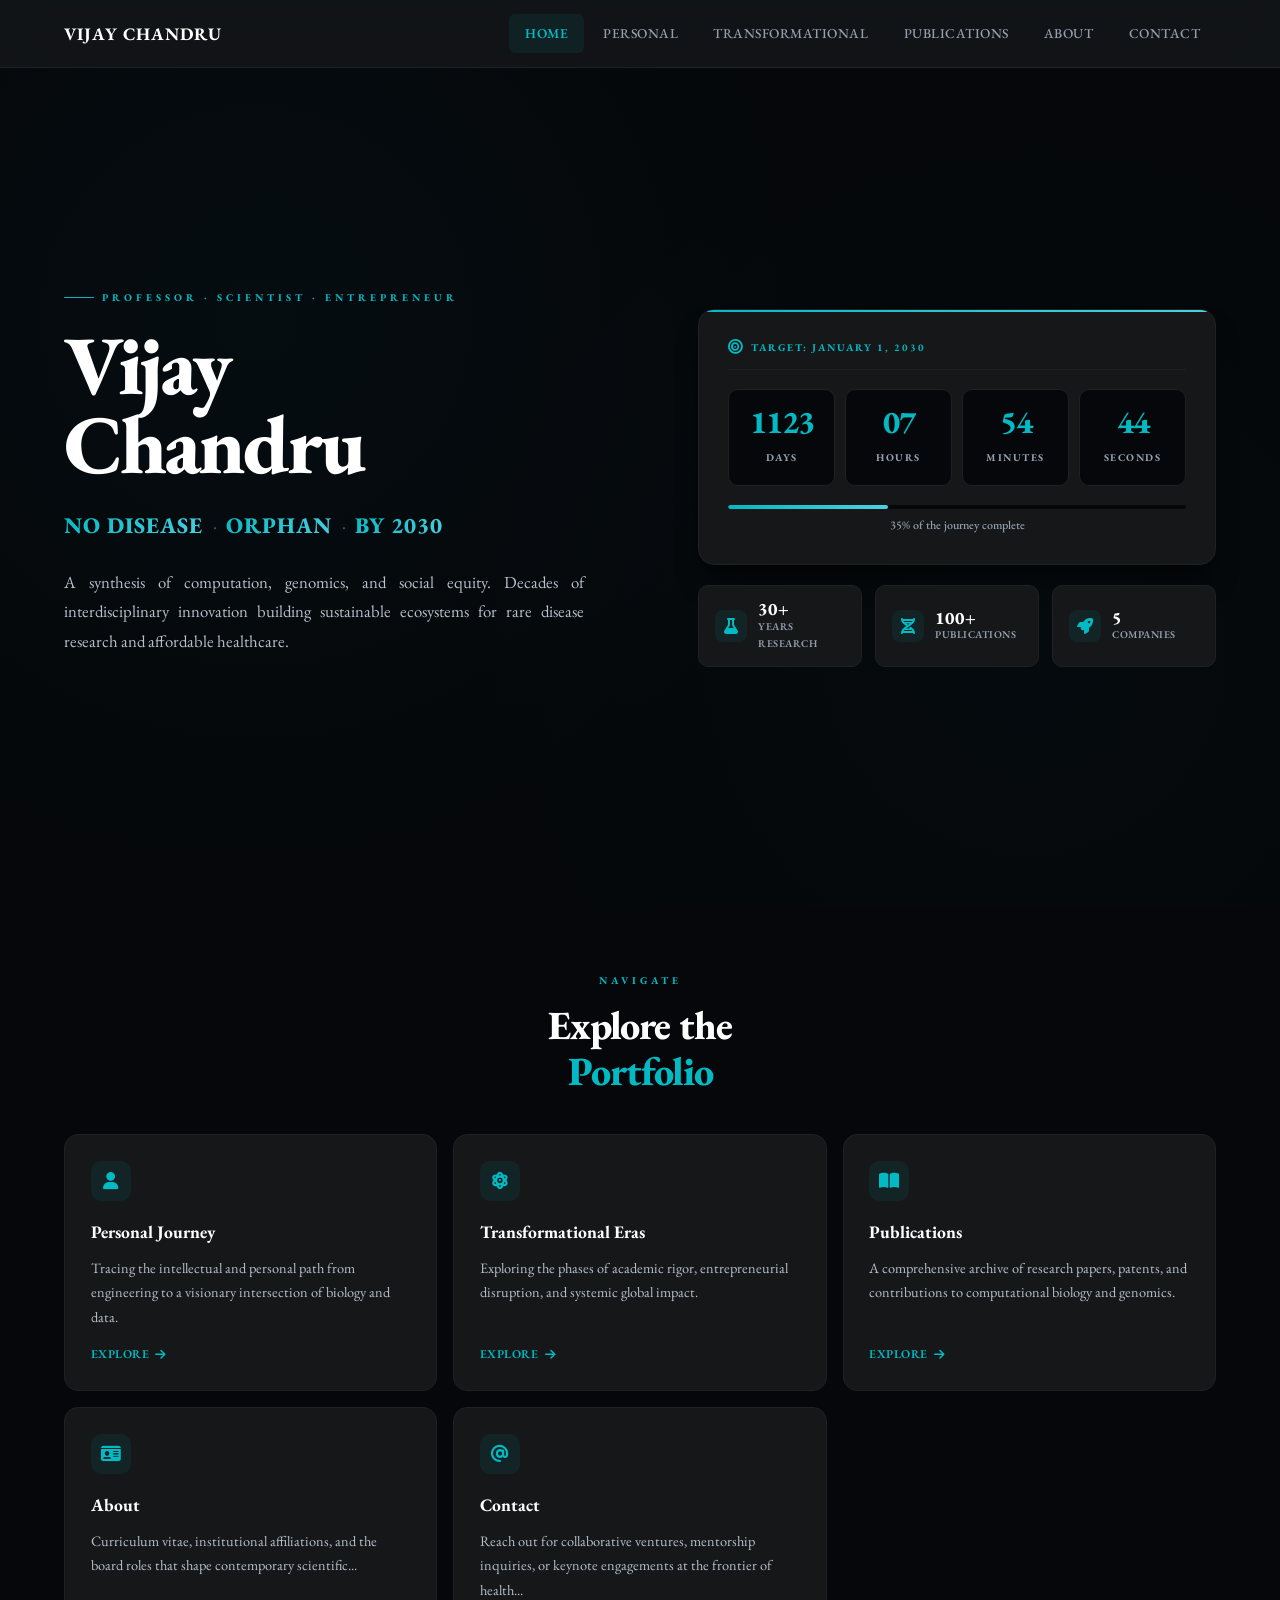
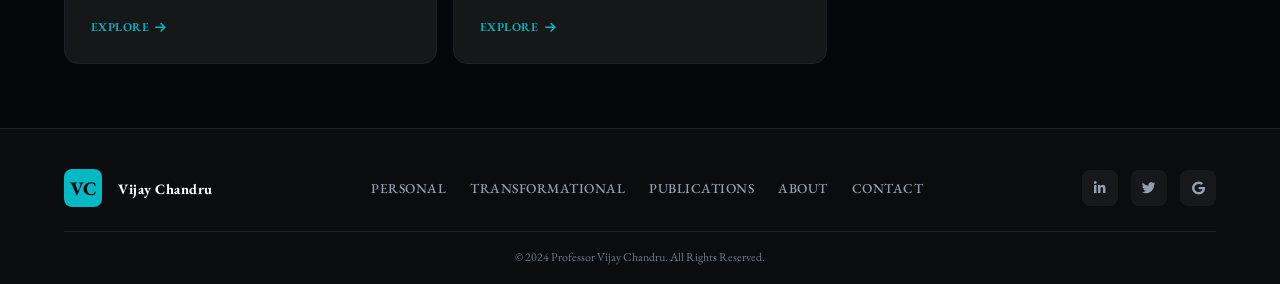
<file: index.html>
<!DOCTYPE html>
<html lang="en">
<head>
    <meta charset="UTF-8">
    <meta name="viewport" content="width=device-width, initial-scale=1.0, maximum-scale=5.0">
    <title>Vijay Chandru | Scientist · Entrepreneur · Mentor</title>
    <link rel="stylesheet" href="styles.css">
    <link href="https://fonts.googleapis.com/css2?family=EB+Garamond:ital,wght@0,400;0,500;0,600;0,700;0,800;1,400;1,500;1,600;1,700;1,800&display=swap" rel="stylesheet">
    <link rel="stylesheet" href="https://cdnjs.cloudflare.com/ajax/libs/font-awesome/6.4.0/css/all.min.css">
<base target="">
<base target="_blank">
</head>
<body>
    <div class="page-container home-page">

        <!-- Fixed Navigation -->
        <nav class="top-nav">
            <a href="index.html" class="logo">Vijay Chandru</a>
            <button class="mobile-menu-btn" aria-label="Toggle menu">
                <span></span>
                <span></span>
                <span></span>
            </button>
            <div class="nav-links">
                <a href="index.html" class="active">Home</a>
                <a href="personal.html">Personal</a>
                <a href="transformational.html">Transformational</a>
                <a href="publications.html">Publications</a>
                <a href="about.html">About</a>
                <a href="contact.html">Contact</a>
            </div>
        </nav>

        <!-- Hero Section -->
        <section class="hero-unified">
            <div class="hero-bg-pattern"></div>
            <div class="hero-inner">
                <div class="hero-left">
                    <div class="hero-label animate-fade-down delay-1">Professor · Scientist · Entrepreneur</div>
                    <h1 class="hero-name animate-fade-up delay-2">Vijay<br>Chandru</h1>
                    <div class="hero-mission animate-fade-up delay-3">
                        <span class="mission-word">NO DISEASE</span>
                        <span class="mission-sep">·</span>
                        <span class="mission-word">ORPHAN</span>
                        <span class="mission-sep">·</span>
                        <span class="mission-word">BY 2030</span>
                    </div>
                    <p class="hero-desc animate-fade-up delay-4">A synthesis of computation, genomics, and social equity. Decades of interdisciplinary innovation building sustainable ecosystems for rare disease research and affordable healthcare.</p>
                </div>
                <div class="hero-right">
                    <div class="countdown-panel animate-scale-in delay-3">
                        <div class="countdown-header">
                            <i class="fas fa-bullseye"></i>
                            <span>TARGET: JANUARY 1, 2030</span>
                        </div>
                        <div class="countdown-grid">
                            <div class="countdown-cell">
                                <span class="count-num" id="days">2104</span>
                                <span class="count-label">DAYS</span>
                            </div>
                            <div class="countdown-cell">
                                <span class="count-num" id="hours">04</span>
                                <span class="count-label">HOURS</span>
                            </div>
                            <div class="countdown-cell">
                                <span class="count-num" id="minutes">53</span>
                                <span class="count-label">MINUTES</span>
                            </div>
                            <div class="countdown-cell">
                                <span class="count-num" id="seconds">26</span>
                                <span class="count-label">SECONDS</span>
                            </div>
                        </div>
                        <div class="countdown-progress">
                            <div class="progress-bar">
                                <div class="progress-fill" style="width: 35%"></div>
                            </div>
                            <span class="progress-text">35% of the journey complete</span>
                        </div>
                    </div>
                    <div class="hero-stats-row animate-fade-up delay-5">
                        <div class="hero-stat">
                            <i class="fas fa-flask"></i>
                            <div>
                                <span class="st-num">30+</span>
                                <span class="st-text">Years Research</span>
                            </div>
                        </div>
                        <div class="hero-stat">
                            <i class="fas fa-dna"></i>
                            <div>
                                <span class="st-num">100+</span>
                                <span class="st-text">Publications</span>
                            </div>
                        </div>
                        <div class="hero-stat">
                            <i class="fas fa-rocket"></i>
                            <div>
                                <span class="st-num">5</span>
                                <span class="st-text">Companies</span>
                            </div>
                        </div>
                    </div>
                </div>
            </div>
        </section>

        <!-- Bento Grid Section - Equal 3×2 Grid -->
        <section class="bento-fullwidth reveal">
            <div class="bento-header">
                <span class="section-label">Navigate</span>
                <h2>Explore the<br><span class="accent">Portfolio</span></h2>
            </div>
            <div class="bento-grid-equal">
                <div class="bento-card-equal hover-lift">
                    <div class="bento-top">
                        <div class="bento-icon"><i class="fas fa-user"></i></div>
                    </div>
                    <h3>Personal Journey</h3>
                    <p>Tracing the intellectual and personal path from engineering to a visionary intersection of biology and data.</p>
                    <a href="personal.html" class="bento-link">EXPLORE <i class="fas fa-arrow-right"></i></a>
                    <div class="bento-hover-line"></div>
                </div>
                <div class="bento-card-equal hover-lift">
                    <div class="bento-top">
                        <div class="bento-icon"><i class="fas fa-atom"></i></div>
                    </div>
                    <h3>Transformational Eras</h3>
                    <p>Exploring the phases of academic rigor, entrepreneurial disruption, and systemic global impact.</p>
                    <a href="transformational.html" class="bento-link">EXPLORE <i class="fas fa-arrow-right"></i></a>
                    <div class="bento-hover-line"></div>
                </div>
                <div class="bento-card-equal hover-lift">
                    <div class="bento-top">
                        <div class="bento-icon"><i class="fas fa-book-open"></i></div>
                    </div>
                    <h3>Publications</h3>
                    <p>A comprehensive archive of research papers, patents, and contributions to computational biology and genomics.</p>
                    <a href="publications.html" class="bento-link">EXPLORE <i class="fas fa-arrow-right"></i></a>
                    <div class="bento-hover-line"></div>
                </div>
                <div class="bento-card-equal hover-lift">
                    <div class="bento-top">
                        <div class="bento-icon"><i class="fas fa-id-card"></i></div>
                    </div>
                    <h3>About</h3>
                    <p>Curriculum vitae, institutional affiliations, and the board roles that shape contemporary scientific...</p>
                    <a href="about.html" class="bento-link">EXPLORE <i class="fas fa-arrow-right"></i></a>
                    <div class="bento-hover-line"></div>
                </div>
                <div class="bento-card-equal hover-lift">
                    <div class="bento-top">
                        <div class="bento-icon"><i class="fas fa-at"></i></div>
                    </div>
                    <h3>Contact</h3>
                    <p>Reach out for collaborative ventures, mentorship inquiries, or keynote engagements at the frontier of health...</p>
                    <a href="contact.html" class="bento-link">EXPLORE <i class="fas fa-arrow-right"></i></a>
                    <div class="bento-hover-line"></div>
                </div>
            </div>
        </section>


        <!-- Footer -->
        <footer class="footer-dense animate-slide-up">
            <div class="footer-inner">
                <div class="footer-brand">
                    <span class="footer-logo">VC</span>
                    <p>Vijay Chandru</p>
                </div>
                <div class="footer-links">
                    <a href="personal.html">Personal</a>
                    <a href="transformational.html">Transformational</a>
                    <a href="publications.html">Publications</a>
                    <a href="about.html">About</a>
                    <a href="contact.html">Contact</a>
                </div>
                 <div class="footer-social">
                    <a href="https://www.linkedin.com/in/vijaychandru/" aria-label="LinkedIn"><i class="fab fa-linkedin-in"></i></a>
                    <a href="https://x.com/vijaychandru" aria-label="Twitter / X"><i class="fab fa-twitter"></i></a>
                    <a href="https://scholar.google.com/citations?hl=en&user=htZaBHsAAAAJ" aria-label="Google Scholar"><i class="fab fa-google"></i></a>
                </div>
            </div>
            <div class="footer-bottom">
                <p>© 2024 Professor Vijay Chandru. All Rights Reserved.</p>
            </div>
        </footer>
    </div>
    <script src="script.js"></script>

<script>
// ===== SCROLL-TRIGGERED ANIMATIONS =====
(function() {
    const revealElements = document.querySelectorAll('.reveal, .reveal-left, .reveal-right, .reveal-scale');

    if (!revealElements.length) return;

    const observerOptions = {
        root: null,
        rootMargin: '0px 0px -50px 0px',
        threshold: 0.1
    };

    const revealObserver = new IntersectionObserver((entries) => {
        entries.forEach(entry => {
            if (entry.isIntersecting) {
                entry.target.classList.add('visible');
                // Optionally unobserve after first reveal
                // revealObserver.unobserve(entry.target);
            }
        });
    }, observerOptions);

    revealElements.forEach(el => revealObserver.observe(el));
})();

// ===== PARALLAX EFFECT FOR HERO BACKGROUND =====
(function() {
    const heroPattern = document.querySelector('.hero-bg-pattern');
    if (!heroPattern) return;

    let ticking = false;

    window.addEventListener('scroll', () => {
        if (!ticking) {
            window.requestAnimationFrame(() => {
                const scrollY = window.pageYOffset;
                heroPattern.style.transform = `translateY(${scrollY * 0.3}px)`;
                ticking = false;
            });
            ticking = true;
        }
    });
})();

// ===== SMOOTH SCROLL FOR ANCHOR LINKS =====
document.querySelectorAll('a[href^="#"]').forEach(anchor => {
    anchor.addEventListener('click', function(e) {
        e.preventDefault();
        const target = document.querySelector(this.getAttribute('href'));
        if (target) {
            target.scrollIntoView({
                behavior: 'smooth',
                block: 'start'
            });
        }
    });
});

// ===== NAVBAR BACKGROUND ON SCROLL =====
(function() {
    const nav = document.querySelector('.top-nav');
    if (!nav) return;

    window.addEventListener('scroll', () => {
        if (window.scrollY > 50) {
            nav.style.background = 'rgba(5, 7, 10, 0.95)';
            nav.style.backdropFilter = 'blur(20px)';
        } else {
            nav.style.background = 'var(--glass)';
        }
    });
})();
</script>

</body>
</html>
</file>
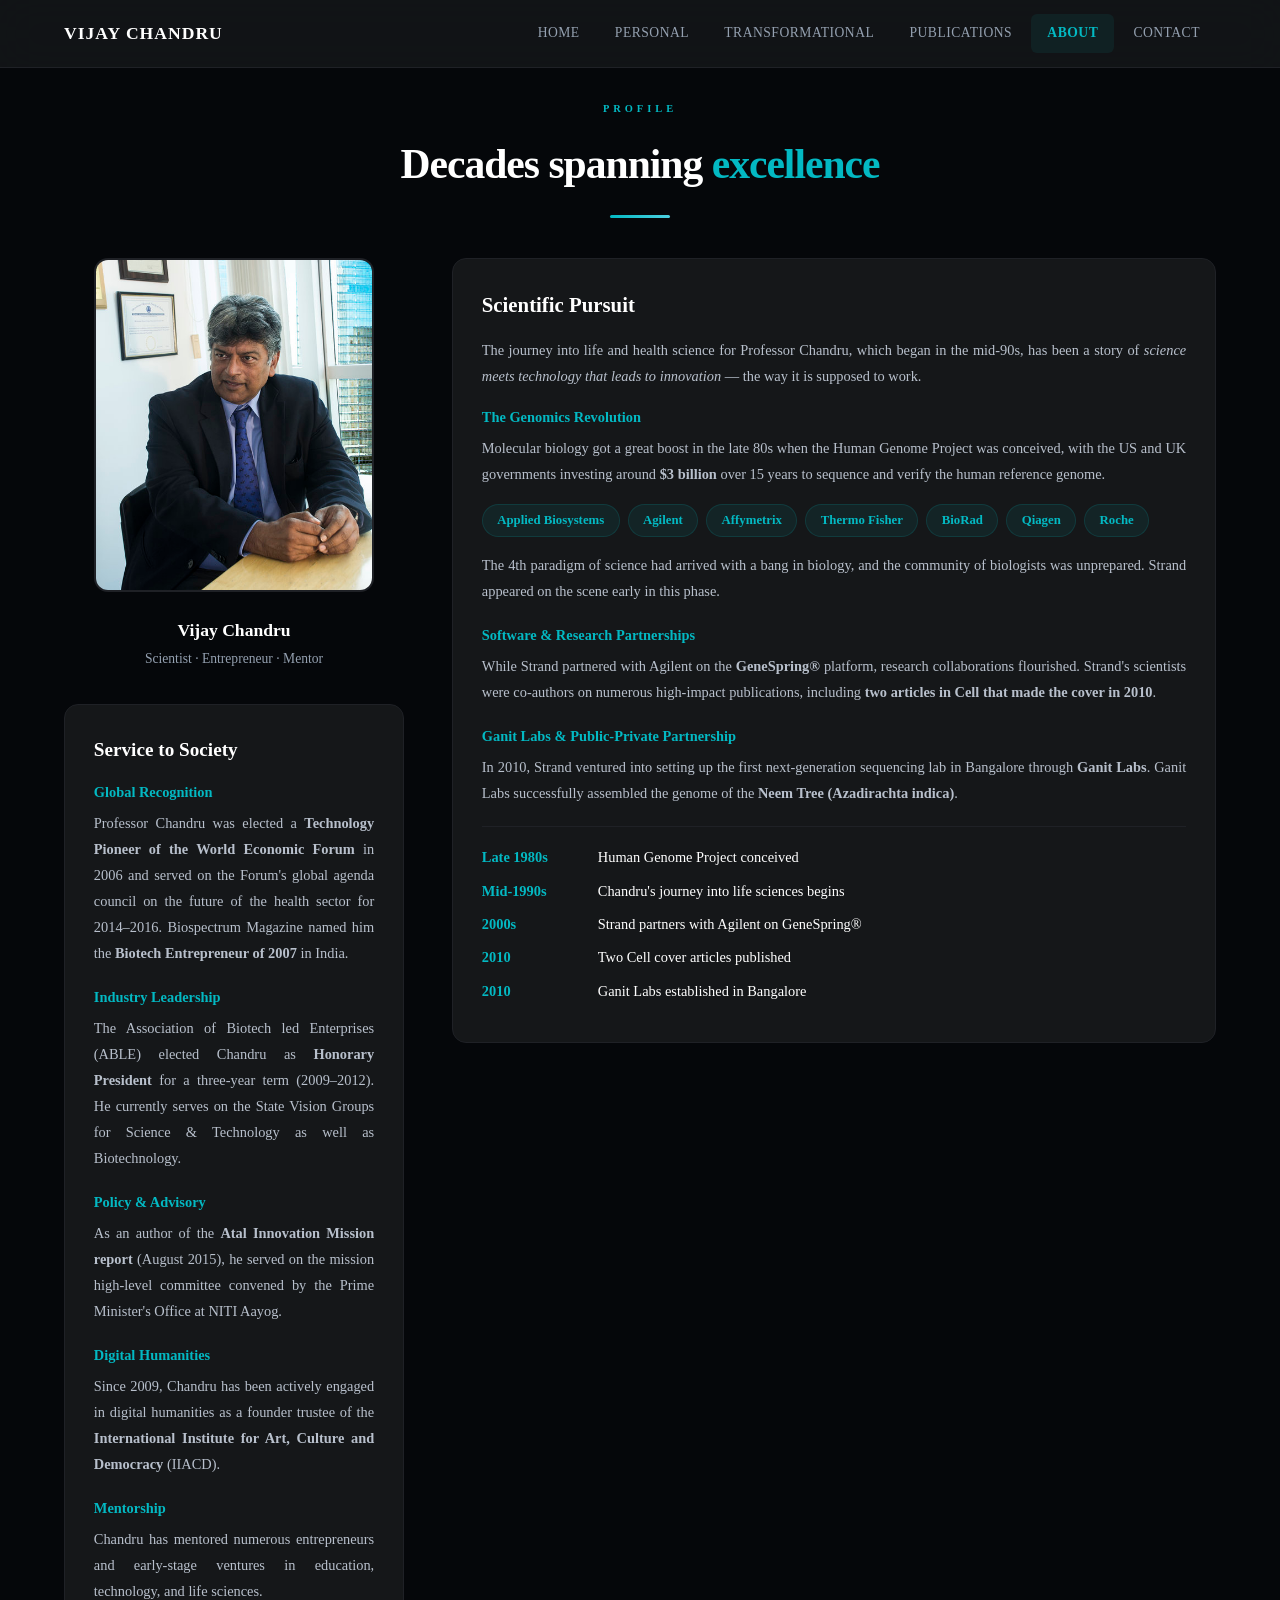
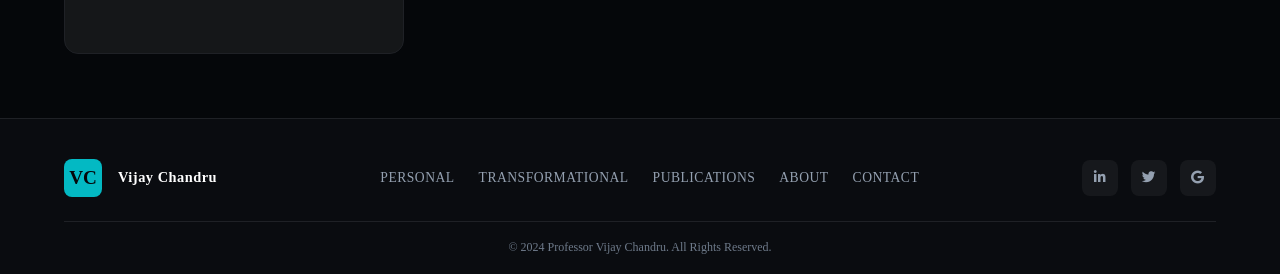
<file: about.html>
<!DOCTYPE html>
<html lang="en">
<head>
    <meta charset="UTF-8">
    <meta name="viewport" content="width=device-width, initial-scale=1.0, maximum-scale=5.0">
    <title>About - Vijay Chandru</title>
    <link rel="stylesheet" href="styles.css">
    <link href="https://fonts.googleapis.com/css2?family=Inter:wght@300;400;500;600;700;800;900&display=swap" rel="stylesheet">
    <link rel="stylesheet" href="https://cdnjs.cloudflare.com/ajax/libs/font-awesome/6.4.0/css/all.min.css">
<base target="">
</head>
<body>
    <div class="page-container about-page">

        <nav class="top-nav">
            <a href="index.html" class="logo">Vijay Chandru</a>
            <button class="mobile-menu-btn" aria-label="Toggle menu">
                <span></span>
                <span></span>
                <span></span>
            </button>
            <div class="nav-links">
                <a href="index.html">Home</a>
                <a href="personal.html">Personal</a>
                <a href="transformational.html">Transformational</a>
                <a href="publications.html">Publications</a>
                <a href="about.html" class="active">About</a>
                <a href="contact.html">Contact</a>
            </div>
        </nav>

        <main class="about-main">
            <header class="about-header animate-in">
                <span class="section-label">Profile</span>
                <h1>Decades spanning <span class="accent">excellence</span></h1>
                <div class="header-line"></div>
            </header>

            <div class="about-grid">
                <aside class="about-left">
                    <figure class="portrait-card animate-in delay-1">
                        <img src="Dr.Chandru-2.jpg" alt="Professor Vijay Chandru">
                        <figcaption>
                            <span class="caption-name">Vijay Chandru</span>
                            <span class="caption-title">Scientist · Entrepreneur · Mentor</span>
                        </figcaption>
                    </figure>

                    <article class="service-card animate-in delay-2">
                        <h3>Service to Society</h3>
                        <div class="service-section">
                            <h4>Global Recognition</h4>
                            <p>Professor Chandru was elected a <strong>Technology Pioneer of the World Economic Forum</strong> in 2006 and served on the Forum's global agenda council on the future of the health sector for 2014–2016. Biospectrum Magazine named him the <strong>Biotech Entrepreneur of 2007</strong> in India.</p>
                        </div>
                        <div class="service-section">
                            <h4>Industry Leadership</h4>
                            <p>The Association of Biotech led Enterprises (ABLE) elected Chandru as <strong>Honorary President</strong> for a three-year term (2009–2012). He currently serves on the State Vision Groups for Science & Technology as well as Biotechnology.</p>
                        </div>
                        <div class="service-section">
                            <h4>Policy & Advisory</h4>
                            <p>As an author of the <strong>Atal Innovation Mission report</strong> (August 2015), he served on the mission high-level committee convened by the Prime Minister's Office at NITI Aayog.</p>
                        </div>
                        <div class="service-section">
                            <h4>Digital Humanities</h4>
                            <p>Since 2009, Chandru has been actively engaged in digital humanities as a founder trustee of the <strong>International Institute for Art, Culture and Democracy</strong> (IIACD).</p>
                        </div>
                        <div class="service-section">
                            <h4>Mentorship</h4>
                            <p>Chandru has mentored numerous entrepreneurs and early-stage ventures in education, technology, and life sciences.</p>
                        </div>
                    </article>
                </aside>

                <section class="about-right">
                    <article class="pursuit-card animate-in delay-2">
                        <h2>Scientific Pursuit</h2>
                        <div class="pursuit-intro">
                            <p>The journey into life and health science for Professor Chandru, which began in the mid-90s, has been a story of <em>science meets technology that leads to innovation</em> — the way it is supposed to work.</p>
                        </div>
                        <div class="pursuit-section">
                            <h4>The Genomics Revolution</h4>
                            <p>Molecular biology got a great boost in the late 80s when the Human Genome Project was conceived, with the US and UK governments investing around <strong>$3 billion</strong> over 15 years to sequence and verify the human reference genome.</p>
                            <div class="company-tags">
                                <span class="tag">Applied Biosystems</span>
                                <span class="tag">Agilent</span>
                                <span class="tag">Affymetrix</span>
                                <span class="tag">Thermo Fisher</span>
                                <span class="tag">BioRad</span>
                                <span class="tag">Qiagen</span>
                                <span class="tag">Roche</span>
                            </div>
                            <p>The 4th paradigm of science had arrived with a bang in biology, and the community of biologists was unprepared. Strand appeared on the scene early in this phase.</p>
                        </div>
                        <div class="pursuit-section">
                            <h4>Software & Research Partnerships</h4>
                            <p>While Strand partnered with Agilent on the <strong>GeneSpring®</strong> platform, research collaborations flourished. Strand's scientists were co-authors on numerous high-impact publications, including <strong>two articles in Cell that made the cover in 2010</strong>.</p>
                        </div>
                        <div class="pursuit-section">
                            <h4>Ganit Labs & Public-Private Partnership</h4>
                            <p>In 2010, Strand ventured into setting up the first next-generation sequencing lab in Bangalore through <strong>Ganit Labs</strong>. Ganit Labs successfully assembled the genome of the <strong>Neem Tree (Azadirachta indica)</strong>.</p>
                        </div>
                        <div class="pursuit-timeline">
                            <div class="timeline-item">
                                <span class="timeline-year">Late 1980s</span>
                                <span>Human Genome Project conceived</span>
                            </div>
                            <div class="timeline-item">
                                <span class="timeline-year">Mid-1990s</span>
                                <span>Chandru's journey into life sciences begins</span>
                            </div>
                            <div class="timeline-item">
                                <span class="timeline-year">2000s</span>
                                <span>Strand partners with Agilent on GeneSpring®</span>
                            </div>
                            <div class="timeline-item">
                                <span class="timeline-year">2010</span>
                                <span>Two Cell cover articles published</span>
                            </div>
                            <div class="timeline-item">
                                <span class="timeline-year">2010</span>
                                <span>Ganit Labs established in Bangalore</span>
                            </div>
                        </div>
                    </article>
                </section>
            </div>
        </main>

        <footer class="footer-dense">
            <div class="footer-inner">
                <div class="footer-brand">
                    <span class="footer-logo">VC</span>
                    <p>Vijay Chandru</p>
                </div>
                <div class="footer-links">
                    <a href="personal.html">Personal</a>
                    <a href="transformational.html">Transformational</a>
                    <a href="publications.html">Publications</a>
                    <a href="about.html">About</a>
                    <a href="contact.html">Contact</a>
                </div>
                 <div class="footer-social">
                    <a href="https://www.linkedin.com/in/vijaychandru/" aria-label="LinkedIn"><i class="fab fa-linkedin-in"></i></a>
                    <a href="https://x.com/vijaychandru" aria-label="Twitter / X"><i class="fab fa-twitter"></i></a>
                    <a href="https://scholar.google.com/citations?hl=en&user=htZaBHsAAAAJ" aria-label="Google Scholar"><i class="fab fa-google"></i></a>
                </div>
            </div>
            <div class="footer-bottom">
                <p>© 2024 Professor Vijay Chandru. All Rights Reserved.</p>
            </div>
        </footer>
    </div>
    <script src="script.js"></script>
</body>
</html>
</file>
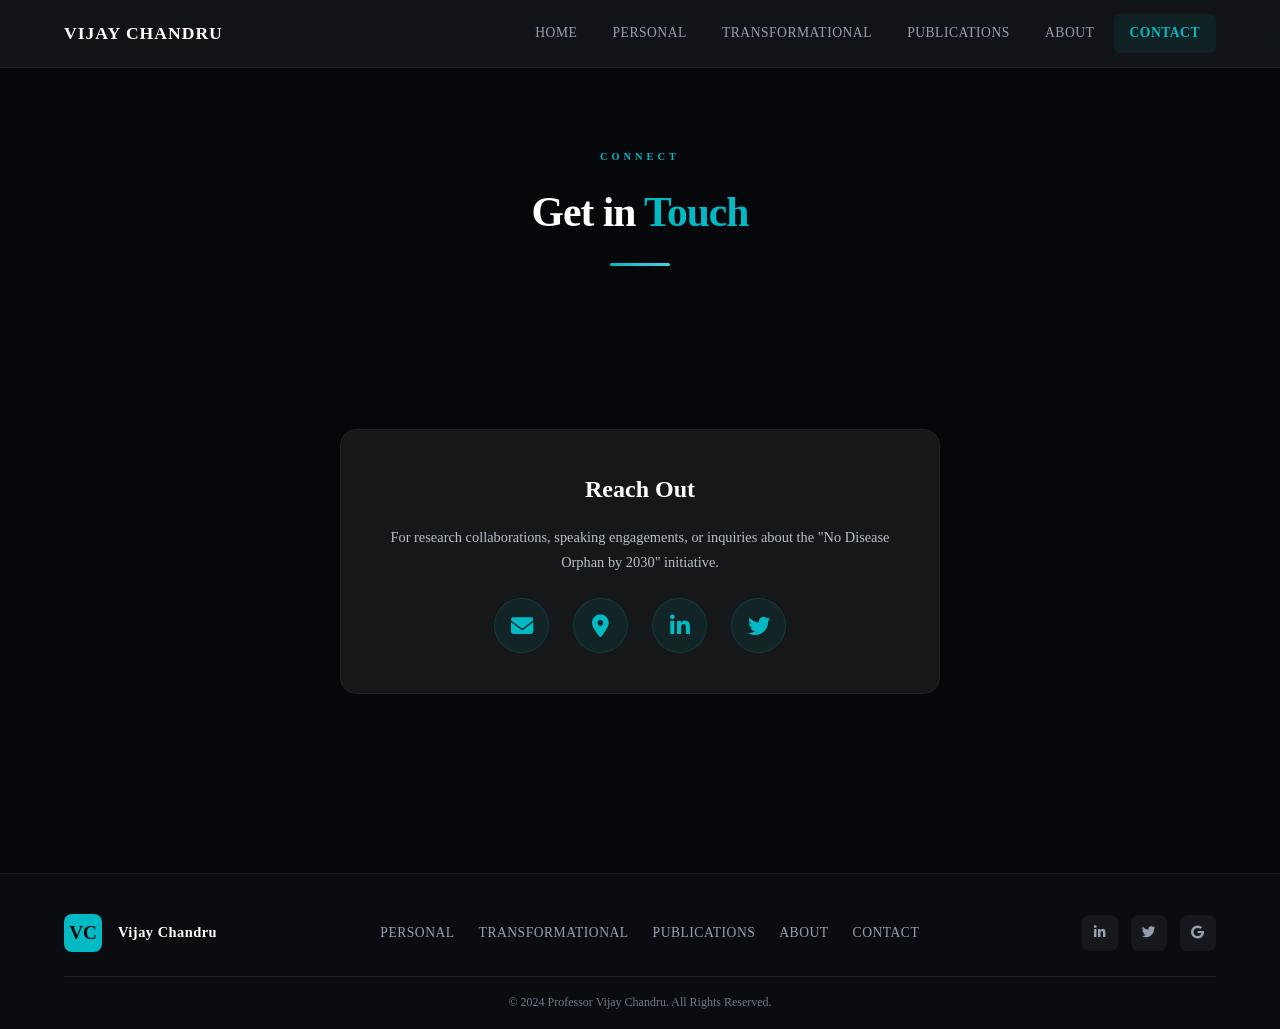
<file: contact.html>
<!DOCTYPE html>
<html lang="en">
<head>
    <meta charset="UTF-8">
    <meta name="viewport" content="width=device-width, initial-scale=1.0, maximum-scale=5.0">
    <title>Contact - Vijay Chandru</title>
    <link rel="stylesheet" href="styles.css">
    <link href="https://fonts.googleapis.com/css2?family=Inter:wght@300;400;500;600;700;800;900&display=swap" rel="stylesheet">
    <link rel="stylesheet" href="https://cdnjs.cloudflare.com/ajax/libs/font-awesome/6.4.0/css/all.min.css">
<base target="">
</head>
<body>
    <div class="page-container contact-page">

        <nav class="top-nav">
            <a href="index.html" class="logo">Vijay Chandru</a>
            <button class="mobile-menu-btn" aria-label="Toggle menu">
                <span></span>
                <span></span>
                <span></span>
            </button>
            <div class="nav-links">
                <a href="index.html">Home</a>
                <a href="personal.html">Personal</a>
                <a href="transformational.html">Transformational</a>
                <a href="publications.html">Publications</a>
                <a href="about.html">About</a>
                <a href="contact.html" class="active">Contact</a>
            </div>
        </nav>

        <main class="page-content">
            <div class="page-header animate-in">
                <span class="section-label">Connect</span>
                <h1>Get in <span class="accent">Touch</span></h1>
                <div class="header-line"></div>
            </div>

            <div class="contact-centered animate-in delay-1">
                <div class="contact-info-card centered">
                    <h2>Reach Out</h2>
                    <p style="margin-top: 0.5rem; color: var(--text-secondary); max-width: 500px; margin-left: auto; margin-right: auto;">
                        For research collaborations, speaking engagements, or inquiries about the "No Disease Orphan by 2030" initiative.
                    </p>

                    <div class="contact-icons">
                        <a href="mailto:vijay.chandru@example.edu" class="contact-icon-link" target="_blank" aria-label="Email">
                            <i class="fas fa-envelope"></i>
                        </a>
                        <a href="https://www.google.com/maps?q=Bangalore+India" class="contact-icon-link" target="_blank" aria-label="Location">
                            <i class="fas fa-map-marker-alt"></i>
                        </a>
                        <a href="https://scholar.google.com/citations?hl=en&user=htZaBHsAAAAJ" class="contact-icon-link" target="_blank" aria-label="LinkedIn">
                            <i class="fab fa-linkedin-in"></i>
                        </a>
                        <a href="https://x.com/vijaychandru" class="contact-icon-link" target="_blank" aria-label="Twitter / X">
                            <i class="fab fa-twitter"></i>
                        </a>
                    </div>
                </div>
            </div>
        </main>

        <footer class="footer-dense">
            <div class="footer-inner">
                <div class="footer-brand">
                    <span class="footer-logo">VC</span>
                    <p>Vijay Chandru</p>
                </div>
                <div class="footer-links">
                    <a href="personal.html">Personal</a>
                    <a href="transformational.html">Transformational</a>
                    <a href="publications.html">Publications</a>
                    <a href="about.html">About</a>
                    <a href="contact.html">Contact</a>
                </div>
                 <div class="footer-social">
                    <a href="https://www.linkedin.com/in/vijaychandru/" aria-label="LinkedIn"><i class="fab fa-linkedin-in"></i></a>
                    <a href="https://x.com/vijaychandru" aria-label="Twitter / X"><i class="fab fa-twitter"></i></a>
                    <a href="https://scholar.google.com/citations?hl=en&user=htZaBHsAAAAJ" aria-label="Google Scholar"><i class="fab fa-google"></i></a>
                </div>
            </div>
            <div class="footer-bottom">
                <p>© 2024 Professor Vijay Chandru. All Rights Reserved.</p>
            </div>
        </footer>
    </div>
    <script src="script.js"></script>
</body>
</html>
</file>
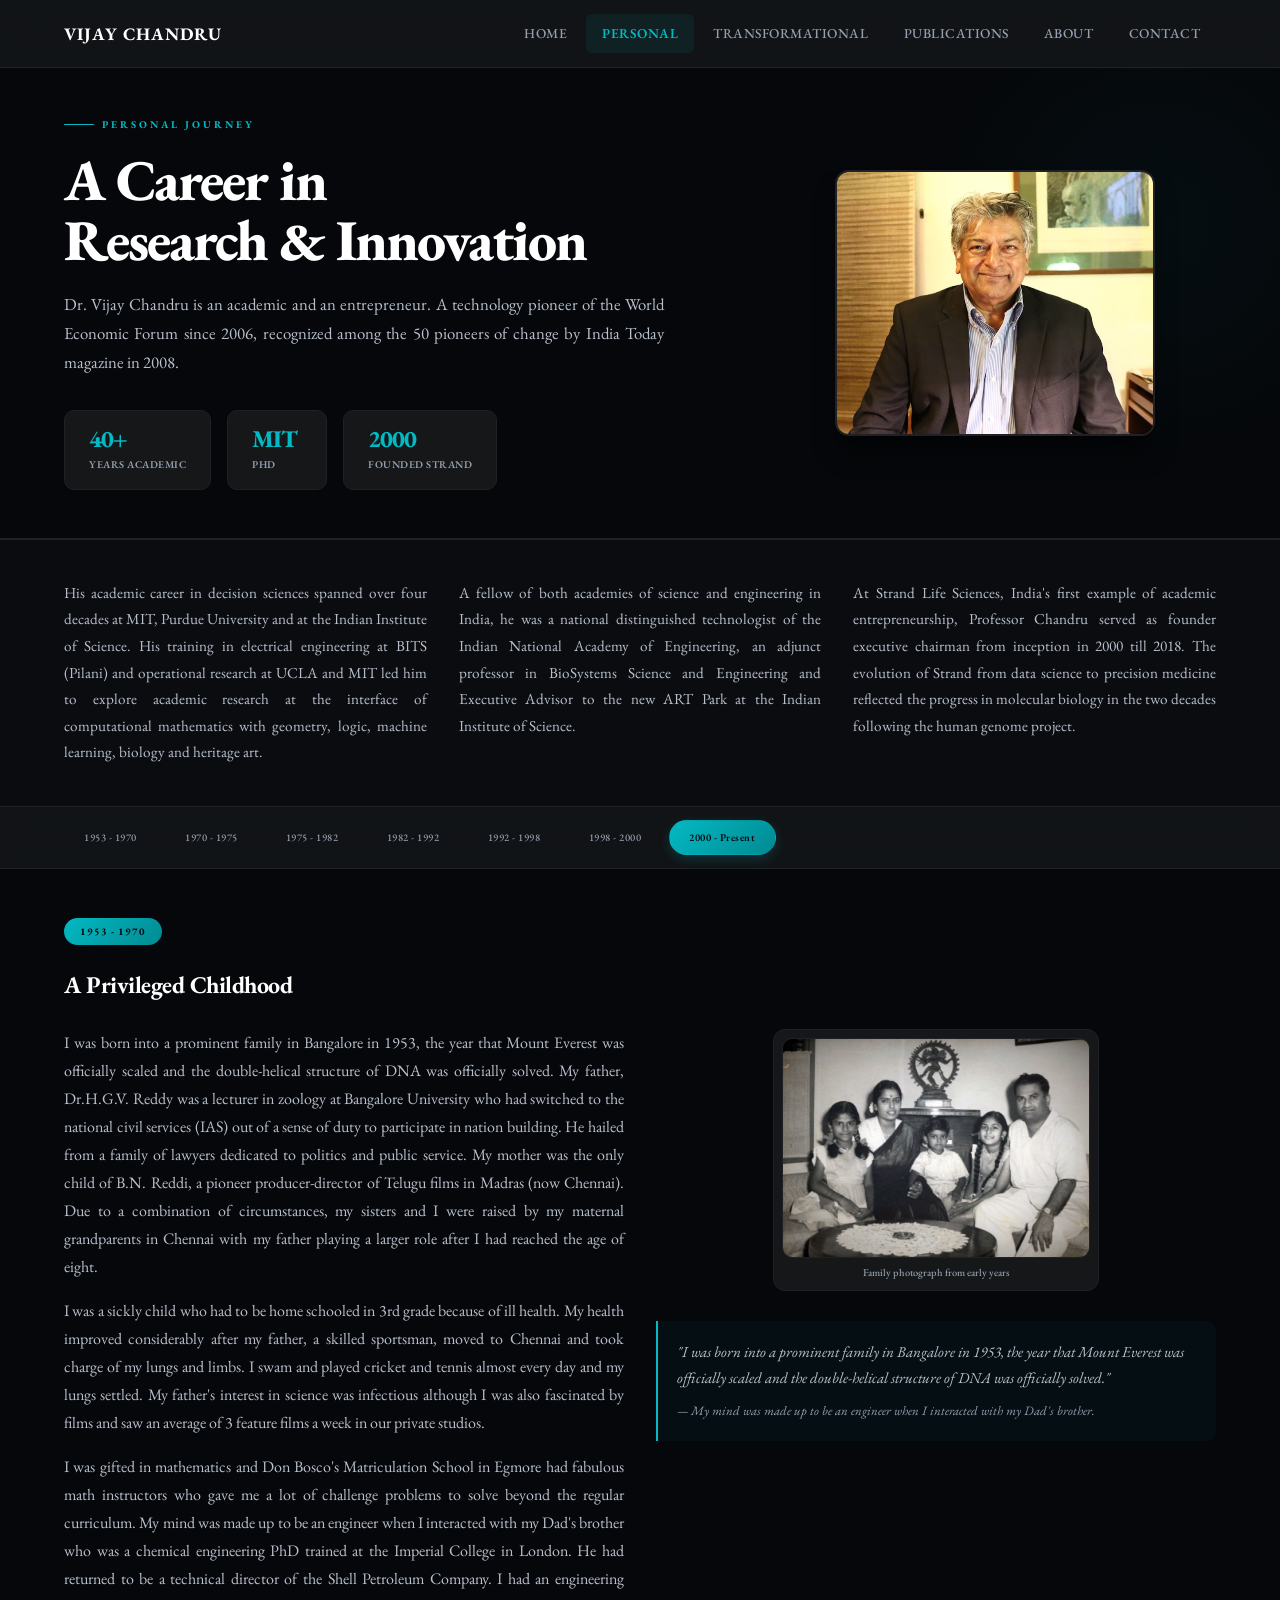
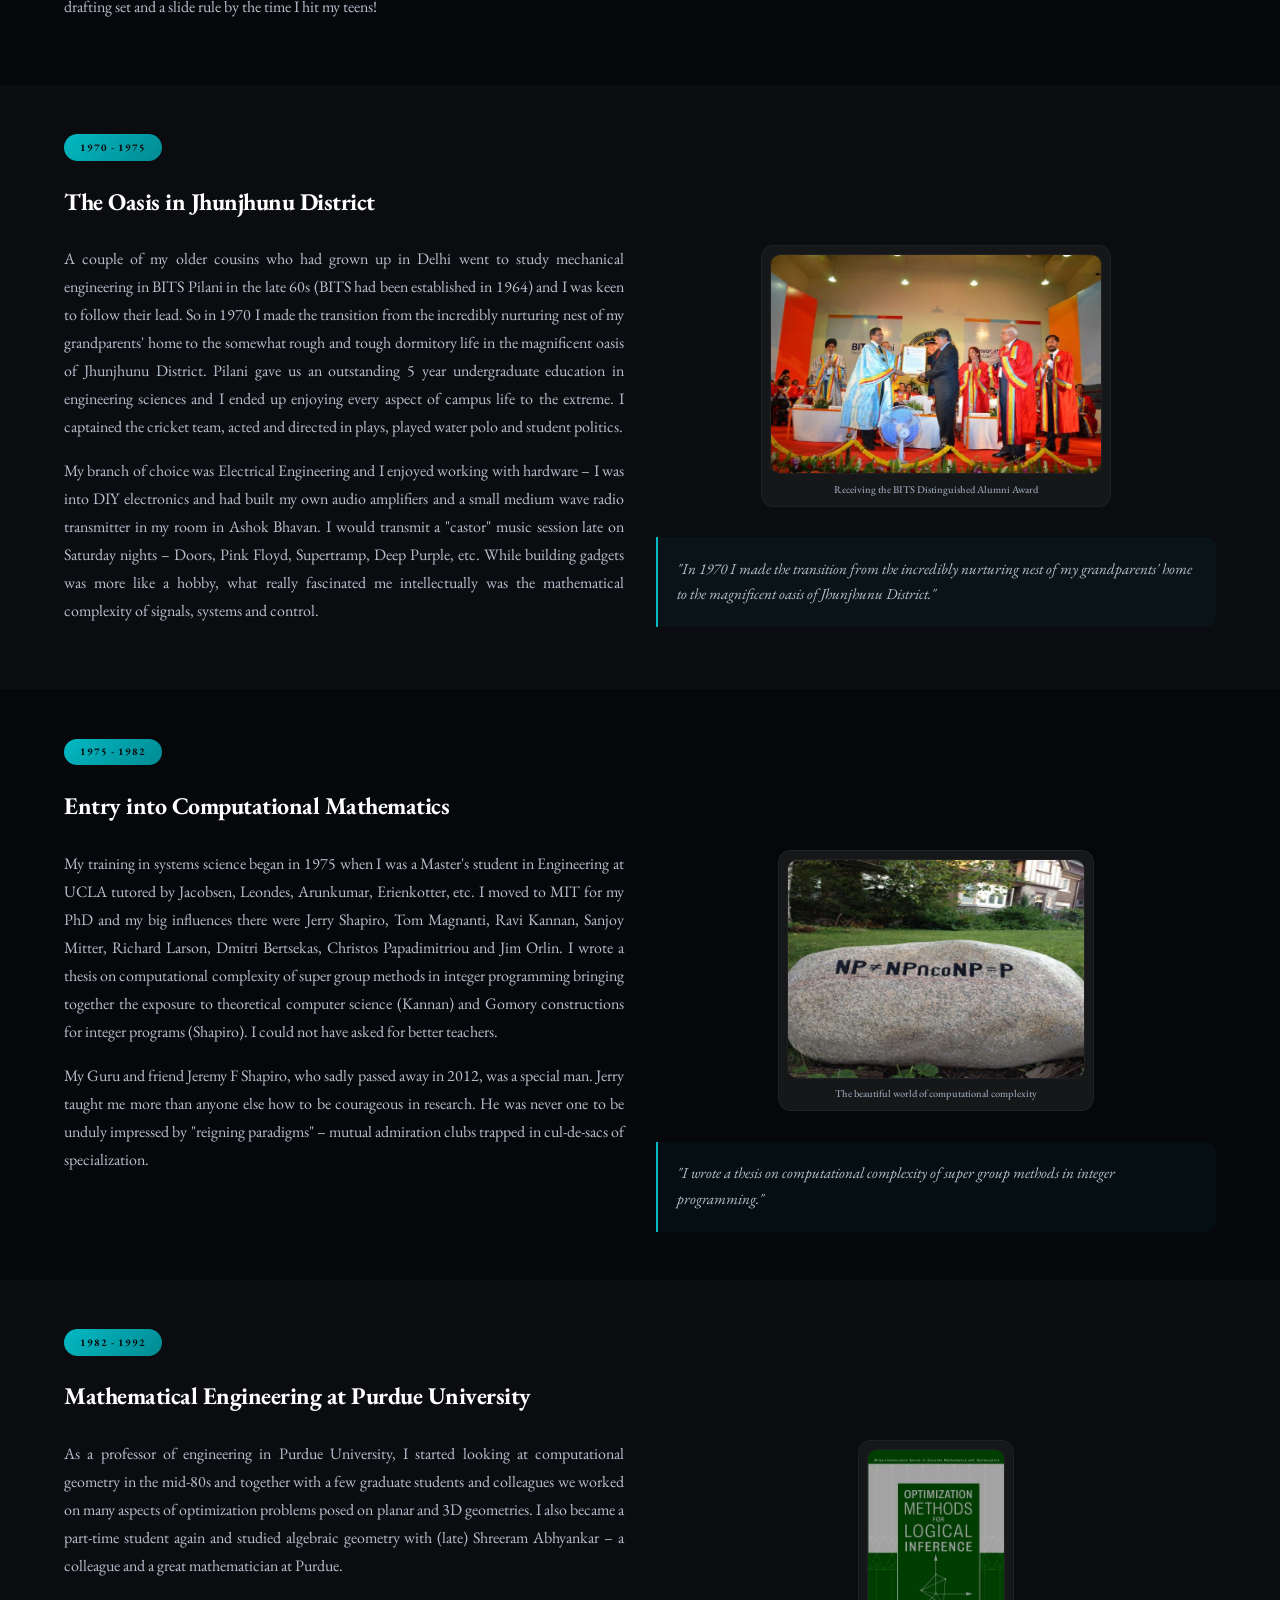
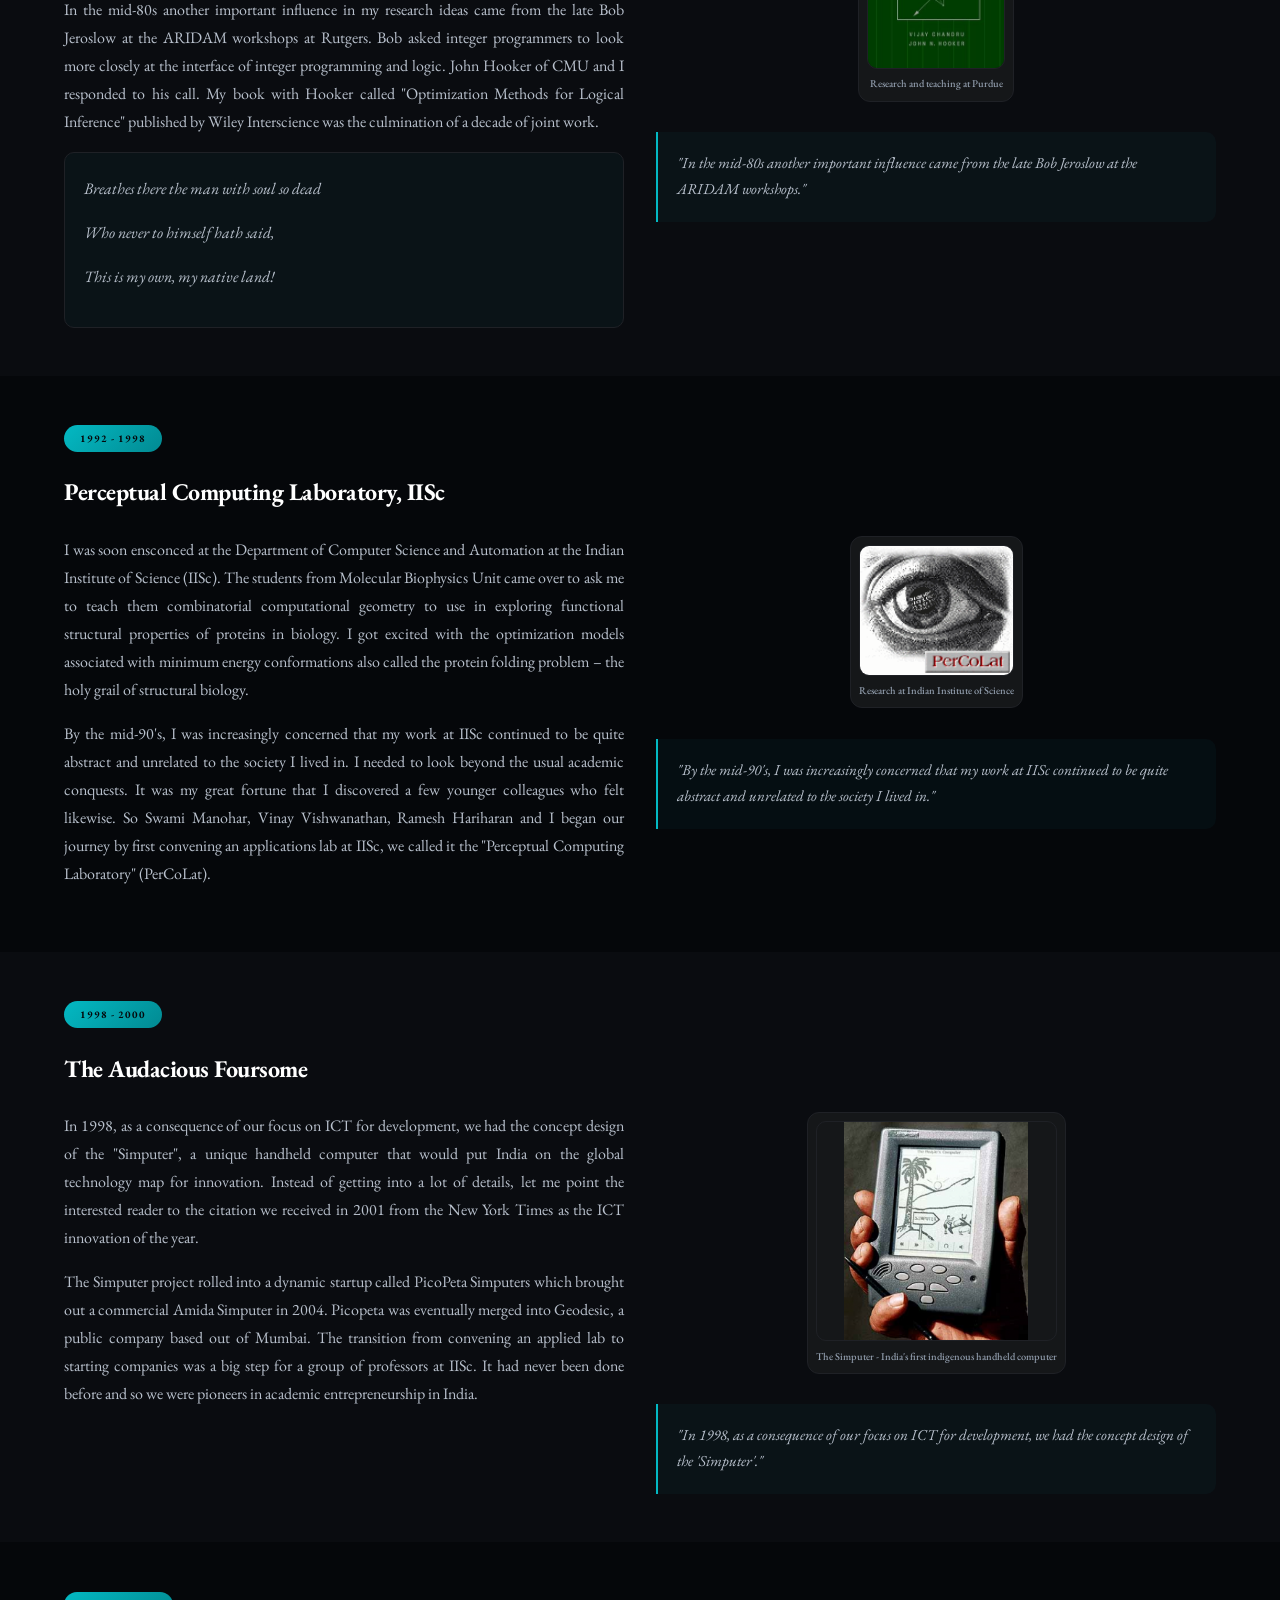
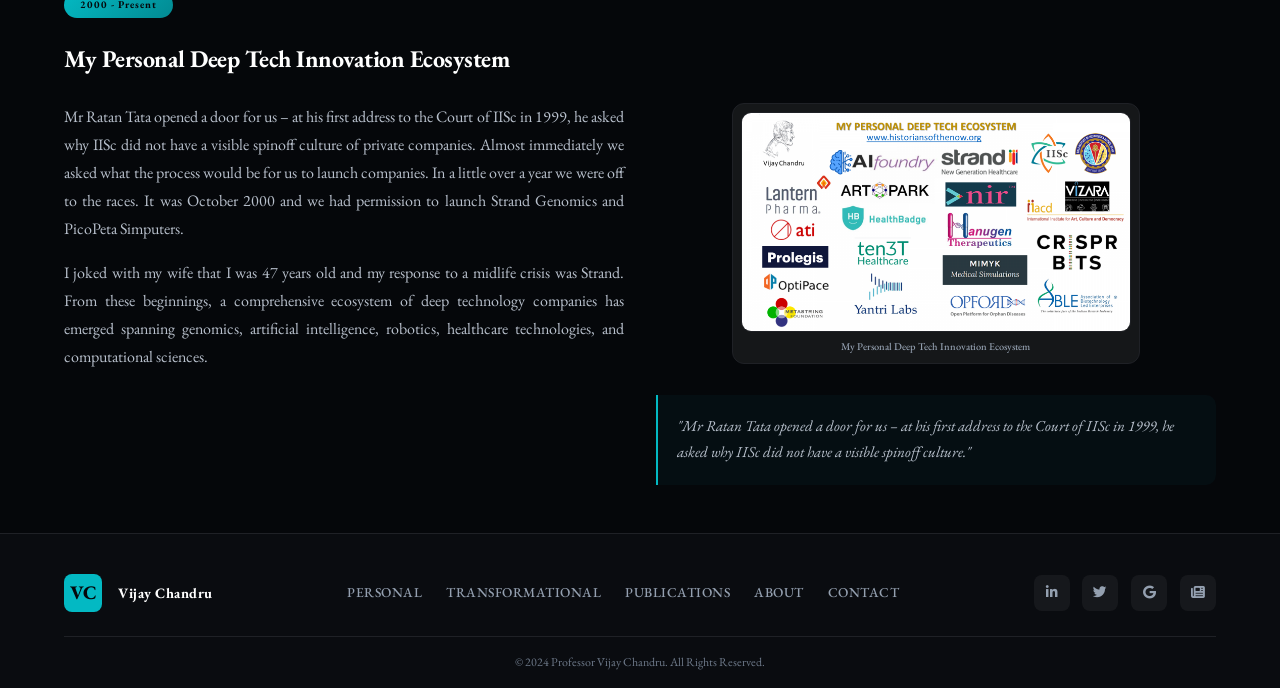
<file: personal.html>
<!DOCTYPE html>
<html lang="en">
<head>
    <meta charset="UTF-8">
    <meta name="viewport" content="width=device-width, initial-scale=1.0, maximum-scale=5.0">
    <title>Personal - Vijay Chandru</title>
    <link rel="stylesheet" href="styles.css">
    <link href="https://fonts.googleapis.com/css2?family=EB+Garamond:ital,wght@0,400;0,500;0,600;0,700;0,800;1,400;1,500;1,600;1,700;1,800&display=swap" rel="stylesheet">
    <link rel="stylesheet" href="https://cdnjs.cloudflare.com/ajax/libs/font-awesome/6.4.0/css/all.min.css">
<base target="_blank">
<base target="_blank">
</head>
<body>
    <div class="page-container personal-page">

        <nav class="top-nav">
            <a href="index.html" class="logo">Vijay Chandru</a>
            <button class="mobile-menu-btn" aria-label="Toggle menu">
                <span></span>
                <span></span>
                <span></span>
            </button>
            <div class="nav-links">
                <a href="index.html">Home</a>
                <a href="personal.html" class="active">Personal</a>
                <a href="transformational.html">Transformational</a>
                <a href="publications.html">Publications</a>
                <a href="about.html">About</a>
                <a href="contact.html">Contact</a>
            </div>
        </nav>

        <!-- Hero Intro Section - Full Width, No Gaps -->
        <section class="personal-hero">
            <div class="personal-hero-inner">
                <div class="personal-hero-left">
                    <div class="personal-hero-label animate-fade-down delay-1">Personal Journey</div>
                    <h1 class="personal-hero-title animate-fade-up delay-2">A Career in<br>Research & Innovation</h1>
                    <p class="personal-hero-desc animate-fade-up delay-3">Dr. Vijay Chandru is an academic and an entrepreneur. A technology pioneer of the World Economic Forum since 2006, recognized among the 50 pioneers of change by India Today magazine in 2008.</p>
                    <div class="personal-hero-stats animate-fade-up delay-4">
                        <div class="ph-stat">
                            <span class="ph-num">40+</span>
                            <span class="ph-text">Years Academic</span>
                        </div>
                        <div class="ph-stat">
                            <span class="ph-num">MIT</span>
                            <span class="ph-text">PhD</span>
                        </div>
                        <div class="ph-stat">
                            <span class="ph-num">2000</span>
                            <span class="ph-text">Founded Strand</span>
                        </div>
                    </div>
                </div>
                <div class="personal-hero-right">
                    <div class="personal-hero-image animate-fade-left delay-3">
                        <img src="prof vijay chandru.png" alt="Dr. Vijay Chandru">
                    </div>
                </div>
            </div>
        </section>

        <!-- Summary Band - Full Width, Dense -->
        <section class="summary-band reveal">
            <div class="summary-band-inner">
                <div class="summary-col">
                    <p>His academic career in decision sciences spanned over four decades at MIT, Purdue University and at the Indian Institute of Science. His training in electrical engineering at BITS (Pilani) and operational research at UCLA and MIT led him to explore academic research at the interface of computational mathematics with geometry, logic, machine learning, biology and heritage art.</p>
                </div>
                <div class="summary-col">
                    <p>A fellow of both academies of science and engineering in India, he was a national distinguished technologist of the Indian National Academy of Engineering, an adjunct professor in BioSystems Science and Engineering and Executive Advisor to the new ART Park at the Indian Institute of Science.</p>
                </div>
                <div class="summary-col">
                    <p>At Strand Life Sciences, India's first example of academic entrepreneurship, Professor Chandru served as founder executive chairman from inception in 2000 till 2018. The evolution of Strand from data science to precision medicine reflected the progress in molecular biology in the two decades following the human genome project.</p>
                </div>
            </div>
        </section>

        <!-- Timeline Nav - Sticky, Horizontal -->
        <div class="timeline-nav-sticky">
            <div class="timeline-nav-scroll">
                <a href="#childhood" class="timeline-link active">1953 - 1970</a>
                <a href="#bits" class="timeline-link">1970 - 1975</a>
                <a href="#computational" class="timeline-link">1975 - 1982</a>
                <a href="#purdue" class="timeline-link">1982 - 1992</a>
                <a href="#iisc" class="timeline-link">1992 - 1998</a>
                <a href="#simputer" class="timeline-link">1998 - 2000</a>
                <a href="#present" class="timeline-link">2000 - Present</a>
            </div>
        </div>

        <!-- Timeline Sections - Full Width -->
        <div class="timeline-fullwidth">
            <section id="childhood" class="timeline-section-full reveal">
                <div class="timeline-section-inner">
                    <div class="timeline-section-header">
                        <span class="year-badge">1953 - 1970</span>
                        <h2>A Privileged Childhood</h2>
                    </div>
                    <div class="timeline-section-body two-col">
                        <div class="col-text">
                            <p>I was born into a prominent family in Bangalore in 1953, the year that Mount Everest was officially scaled and the double-helical structure of DNA was officially solved. My father, Dr.H.G.V. Reddy was a lecturer in zoology at Bangalore University who had switched to the national civil services (IAS) out of a sense of duty to participate in nation building. He hailed from a family of lawyers dedicated to politics and public service. My mother was the only child of B.N. Reddi, a pioneer producer-director of Telugu films in Madras (now Chennai). Due to a combination of circumstances, my sisters and I were raised by my maternal grandparents in Chennai with my father playing a larger role after I had reached the age of eight.</p>
                            <p>I was a sickly child who had to be home schooled in 3rd grade because of ill health. My health improved considerably after my father, a skilled sportsman, moved to Chennai and took charge of my lungs and limbs. I swam and played cricket and tennis almost every day and my lungs settled. My father's interest in science was infectious although I was also fascinated by films and saw an average of 3 feature films a week in our private studios.</p>
                            <p>I was gifted in mathematics and Don Bosco's Matriculation School in Egmore had fabulous math instructors who gave me a lot of challenge problems to solve beyond the regular curriculum. My mind was made up to be an engineer when I interacted with my Dad's brother who was a chemical engineering PhD trained at the Imperial College in London. He had returned to be a technical director of the Shell Petroleum Company. I had an engineering drafting set and a slide rule by the time I hit my teens!</p>
                        </div>
                        <div class="col-media img-zoom">
                            <div class="media-card hover-lift">
                                <img src="ChandruPersonal07-768x548.jpg" alt="Family photograph">
                                <div class="media-caption">Family photograph from early years</div>
                            </div>
                            <div class="side-quote">
                                <p>"I was born into a prominent family in Bangalore in 1953, the year that Mount Everest was officially scaled and the double-helical structure of DNA was officially solved."</p>
                                <p style="margin-top:0.5rem; font-size:0.8rem; color: var(--text-muted);">— My mind was made up to be an engineer when I interacted with my Dad's brother.</p>
                            </div>
                        </div>
                    </div>
                </div>
            </section>

            <section id="bits" class="timeline-section-full alt reveal">
                <div class="timeline-section-inner">
                    <div class="timeline-section-header">
                        <span class="year-badge">1970 - 1975</span>
                        <h2>The Oasis in Jhunjhunu District</h2>
                    </div>
                    <div class="timeline-section-body two-col reverse">
                        <div class="col-media img-zoom">
                            <div class="media-card hover-lift">
                                <img src="ChandruPersonal06-768x507.jpg" alt="BITS Pilani">
                                <div class="media-caption">Receiving the BITS Distinguished Alumni Award</div>
                            </div>
                            <div class="side-quote">
                                <p>"In 1970 I made the transition from the incredibly nurturing nest of my grandparents' home to the magnificent oasis of Jhunjhunu District."</p>
                            </div>
                        </div>
                        <div class="col-text">
                            <p>A couple of my older cousins who had grown up in Delhi went to study mechanical engineering in BITS Pilani in the late 60s (BITS had been established in 1964) and I was keen to follow their lead. So in 1970 I made the transition from the incredibly nurturing nest of my grandparents' home to the somewhat rough and tough dormitory life in the magnificent oasis of Jhunjhunu District. Pilani gave us an outstanding 5 year undergraduate education in engineering sciences and I ended up enjoying every aspect of campus life to the extreme. I captained the cricket team, acted and directed in plays, played water polo and student politics.</p>
                            <p>My branch of choice was Electrical Engineering and I enjoyed working with hardware – I was into DIY electronics and had built my own audio amplifiers and a small medium wave radio transmitter in my room in Ashok Bhavan. I would transmit a "castor" music session late on Saturday nights – Doors, Pink Floyd, Supertramp, Deep Purple, etc. While building gadgets was more like a hobby, what really fascinated me intellectually was the mathematical complexity of signals, systems and control.</p>
                        </div>
                    </div>
                </div>
            </section>

            <section id="computational" class="timeline-section-full reveal">
                <div class="timeline-section-inner">
                    <div class="timeline-section-header">
                        <span class="year-badge">1975 - 1982</span>
                        <h2>Entry into Computational Mathematics</h2>
                    </div>
                    <div class="timeline-section-body two-col">
                        <div class="col-text">
                            <p>My training in systems science began in 1975 when I was a Master's student in Engineering at UCLA tutored by Jacobsen, Leondes, Arunkumar, Erienkotter, etc. I moved to MIT for my PhD and my big influences there were Jerry Shapiro, Tom Magnanti, Ravi Kannan, Sanjoy Mitter, Richard Larson, Dmitri Bertsekas, Christos Papadimitriou and Jim Orlin. I wrote a thesis on computational complexity of super group methods in integer programming bringing together the exposure to theoretical computer science (Kannan) and Gomory constructions for integer programs (Shapiro). I could not have asked for better teachers.</p>
                            <p>My Guru and friend Jeremy F Shapiro, who sadly passed away in 2012, was a special man. Jerry taught me more than anyone else how to be courageous in research. He was never one to be unduly impressed by "reigning paradigms" – mutual admiration clubs trapped in cul-de-sacs of specialization.</p>
                        </div>
                        <div class="col-media img-zoom">
                            <div class="media-card hover-lift">
                                <img src="ChandruPersonal05-768x564.jpg" alt="Mathematics">
                                <div class="media-caption">The beautiful world of computational complexity</div>
                            </div>
                            <div class="side-quote">
                                <p>"I wrote a thesis on computational complexity of super group methods in integer programming."</p>
                            </div>
                        </div>
                    </div>
                </div>
            </section>

            <section id="purdue" class="timeline-section-full alt reveal">
                <div class="timeline-section-inner">
                    <div class="timeline-section-header">
                        <span class="year-badge">1982 - 1992</span>
                        <h2>Mathematical Engineering at Purdue University</h2>
                    </div>
                    <div class="timeline-section-body two-col reverse">
                        <div class="col-media img-zoom">
                            <div class="media-card hover-lift">
                                <img src="Wiley-Book.jpg" alt="Purdue University">
                                <div class="media-caption">Research and teaching at Purdue</div>
                            </div>
                            <div class="side-quote">
                                <p>"In the mid-80s another important influence came from the late Bob Jeroslow at the ARIDAM workshops."</p>
                            </div>
                        </div>
                        <div class="col-text">
                            <p>As a professor of engineering in Purdue University, I started looking at computational geometry in the mid-80s and together with a few graduate students and colleagues we worked on many aspects of optimization problems posed on planar and 3D geometries. I also became a part-time student again and studied algebraic geometry with (late) Shreeram Abhyankar – a colleague and a great mathematician at Purdue.</p>
                            <p>In the mid-80s another important influence in my research ideas came from the late Bob Jeroslow at the ARIDAM workshops at Rutgers. Bob asked integer programmers to look more closely at the interface of integer programming and logic. John Hooker of CMU and I responded to his call. My book with Hooker called "Optimization Methods for Logical Inference" published by Wiley Interscience was the culmination of a decade of joint work.</p>
                            <div class="poem-quote">
                                <p>Breathes there the man with soul so dead</p>
                                <p>Who never to himself hath said,</p>
                                <p>This is my own, my native land!</p>
                            </div>
                        </div>
                    </div>
                </div>
            </section>

            <section id="iisc" class="timeline-section-full reveal">
                <div class="timeline-section-inner">
                    <div class="timeline-section-header">
                        <span class="year-badge">1992 - 1998</span>
                        <h2>Perceptual Computing Laboratory, IISc</h2>
                    </div>
                    <div class="timeline-section-body two-col">
                        <div class="col-text">
                            <p>I was soon ensconced at the Department of Computer Science and Automation at the Indian Institute of Science (IISc). The students from Molecular Biophysics Unit came over to ask me to teach them combinatorial computational geometry to use in exploring functional structural properties of proteins in biology. I got excited with the optimization models associated with minimum energy conformations also called the protein folding problem – the holy grail of structural biology.</p>
                            <p>By the mid-90's, I was increasingly concerned that my work at IISc continued to be quite abstract and unrelated to the society I lived in. I needed to look beyond the usual academic conquests. It was my great fortune that I discovered a few younger colleagues who felt likewise. So Swami Manohar, Vinay Vishwanathan, Ramesh Hariharan and I began our journey by first convening an applications lab at IISc, we called it the "Perceptual Computing Laboratory" (PerCoLat).</p>
                        </div>
                        <div class="col-media img-zoom">
                            <div class="media-card hover-lift">
                                <img src="percolat1.gif" alt="IISc Research">
                                <div class="media-caption">Research at Indian Institute of Science</div>
                            </div>
                            <div class="side-quote">
                                <p>"By the mid-90's, I was increasingly concerned that my work at IISc continued to be quite abstract and unrelated to the society I lived in."</p>
                            </div>
                        </div>
                    </div>
                </div>
            </section>

            <section id="simputer" class="timeline-section-full alt reveal">
                <div class="timeline-section-inner">
                    <div class="timeline-section-header">
                        <span class="year-badge">1998 - 2000</span>
                        <h2>The Audacious Foursome</h2>
                    </div>
                    <div class="timeline-section-body two-col reverse">
                        <div class="col-media img-zoom">
                            <div class="media-card hover-lift">
                                <img src="Simputer-254x300.png" alt="Simputer">
                                <div class="media-caption">The Simputer - India's first indigenous handheld computer</div>
                            </div>
                            <div class="side-quote">
                                <p>"In 1998, as a consequence of our focus on ICT for development, we had the concept design of the 'Simputer'."</p>
                            </div>
                        </div>
                        <div class="col-text">
                            <p>In 1998, as a consequence of our focus on ICT for development, we had the concept design of the "Simputer", a unique handheld computer that would put India on the global technology map for innovation. Instead of getting into a lot of details, let me point the interested reader to the citation we received in 2001 from the New York Times as the ICT innovation of the year.</p>
                            <p>The Simputer project rolled into a dynamic startup called PicoPeta Simputers which brought out a commercial Amida Simputer in 2004. Picopeta was eventually merged into Geodesic, a public company based out of Mumbai. The transition from convening an applied lab to starting companies was a big step for a group of professors at IISc. It had never been done before and so we were pioneers in academic entrepreneurship in India.</p>
                        </div>
                    </div>
                </div>
            </section>

            <section id="present" class="timeline-section-full reveal">
                <div class="timeline-section-inner">
                    <div class="timeline-section-header">
                        <span class="year-badge">2000 - Present</span>
                        <h2>My Personal Deep Tech Innovation Ecosystem</h2>
                    </div>
                    <div class="timeline-section-body two-col">
                        <div class="col-text">
                            <p>Mr Ratan Tata opened a door for us – at his first address to the Court of IISc in 1999, he asked why IISc did not have a visible spinoff culture of private companies. Almost immediately we asked what the process would be for us to launch companies. In a little over a year we were off to the races. It was October 2000 and we had permission to launch Strand Genomics and PicoPeta Simputers.</p>
                            <p>I joked with my wife that I was 47 years old and my response to a midlife crisis was Strand. From these beginnings, a comprehensive ecosystem of deep technology companies has emerged spanning genomics, artificial intelligence, robotics, healthcare technologies, and computational sciences.</p>
                        </div>
                        <div class="col-media img-zoom">
                            <div class="media-card hover-lift">
                                <img src="My-Personal-Innovation-Ecosytem-768x432.png" alt="Innovation Ecosystem">
                                <div class="media-caption">My Personal Deep Tech Innovation Ecosystem</div>
                            </div>
                            <div class="side-quote">
                                <p>"Mr Ratan Tata opened a door for us – at his first address to the Court of IISc in 1999, he asked why IISc did not have a visible spinoff culture."</p>
                            </div>
                        </div>
                    </div>
                </div>
            </section>
        </div>

        <footer class="footer-dense">
            <div class="footer-inner">
                <div class="footer-brand">
                    <span class="footer-logo">VC</span>
                    <p>Vijay Chandru</p>
                </div>
                <div class="footer-links">
                    <a href="personal.html">Personal</a>
                    <a href="transformational.html">Transformational</a>
                    <a href="publications.html">Publications</a>
                    <a href="about.html">About</a>
                    <a href="contact.html">Contact</a>
                </div>
                <div class="footer-social">
                    <a href="#" aria-label="LinkedIn"><i class="fab fa-linkedin-in"></i></a>
                    <a href="#" aria-label="Twitter / X"><i class="fab fa-twitter"></i></a>
                    <a href="#" aria-label="Google Scholar"><i class="fab fa-google"></i></a>
                    <a href="#" aria-label="News"><i class="fas fa-newspaper"></i></a>
                </div>
            </div>
            <div class="footer-bottom">
                <p>© 2024 Professor Vijay Chandru. All Rights Reserved.</p>
            </div>
        </footer>
    </div>
    <script src="script.js"></script>

<script>
// ===== TIMELINE NAV ACTIVE STATE ON SCROLL =====
(function() {
    const navLinks = document.querySelectorAll('.timeline-nav-sticky .timeline-link');
    const sections = document.querySelectorAll('.timeline-section-full');

    if (!navLinks.length || !sections.length) return;

    const sectionToLink = {};
    navLinks.forEach(link => {
        const href = link.getAttribute('href');
        if (href && href.startsWith('#')) {
            sectionToLink[href.slice(1)] = link;
        }
    });

    const observerOptions = {
        root: null,
        rootMargin: '-20% 0px -60% 0px',
        threshold: 0
    };

    let currentActiveId = null;

    const observer = new IntersectionObserver((entries) => {
        entries.forEach(entry => {
            if (entry.isIntersecting) {
                const id = entry.target.id;
                if (currentActiveId !== id) {
                    currentActiveId = id;
                    navLinks.forEach(link => link.classList.remove('active'));
                    const activeLink = sectionToLink[id];
                    if (activeLink) {
                        activeLink.classList.add('active');
                        activeLink.scrollIntoView({ behavior: 'smooth', inline: 'center', block: 'nearest' });
                    }
                }
            }
        });
    }, observerOptions);

    sections.forEach(section => observer.observe(section));

    navLinks.forEach(link => {
        link.addEventListener('click', function(e) {
            e.preventDefault();
            const href = this.getAttribute('href');
            if (!href) return;

            const target = document.querySelector(href);
            if (target) {
                navLinks.forEach(l => l.classList.remove('active'));
                this.classList.add('active');
                currentActiveId = href.slice(1);

                const navHeight = document.querySelector('.timeline-nav-sticky').offsetHeight;
                const topNavHeight = document.querySelector('.top-nav').offsetHeight;
                const offset = navHeight + topNavHeight + 20;
                const targetPosition = target.getBoundingClientRect().top + window.pageYOffset - offset;

                window.scrollTo({
                    top: targetPosition,
                    behavior: 'smooth'
                });
            }
        });
    });
})();
</script>


<script>
// ===== SCROLL-TRIGGERED ANIMATIONS =====
(function() {
    const revealElements = document.querySelectorAll('.reveal, .reveal-left, .reveal-right, .reveal-scale');

    if (!revealElements.length) return;

    const observerOptions = {
        root: null,
        rootMargin: '0px 0px -50px 0px',
        threshold: 0.1
    };

    const revealObserver = new IntersectionObserver((entries) => {
        entries.forEach(entry => {
            if (entry.isIntersecting) {
                entry.target.classList.add('visible');
                // Optionally unobserve after first reveal
                // revealObserver.unobserve(entry.target);
            }
        });
    }, observerOptions);

    revealElements.forEach(el => revealObserver.observe(el));
})();

// ===== PARALLAX EFFECT FOR HERO BACKGROUND =====
(function() {
    const heroPattern = document.querySelector('.hero-bg-pattern');
    if (!heroPattern) return;

    let ticking = false;

    window.addEventListener('scroll', () => {
        if (!ticking) {
            window.requestAnimationFrame(() => {
                const scrollY = window.pageYOffset;
                heroPattern.style.transform = `translateY(${scrollY * 0.3}px)`;
                ticking = false;
            });
            ticking = true;
        }
    });
})();

// ===== SMOOTH SCROLL FOR ANCHOR LINKS =====
document.querySelectorAll('a[href^="#"]').forEach(anchor => {
    anchor.addEventListener('click', function(e) {
        e.preventDefault();
        const target = document.querySelector(this.getAttribute('href'));
        if (target) {
            target.scrollIntoView({
                behavior: 'smooth',
                block: 'start'
            });
        }
    });
});

// ===== NAVBAR BACKGROUND ON SCROLL =====
(function() {
    const nav = document.querySelector('.top-nav');
    if (!nav) return;

    window.addEventListener('scroll', () => {
        if (window.scrollY > 50) {
            nav.style.background = 'rgba(5, 7, 10, 0.95)';
            nav.style.backdropFilter = 'blur(20px)';
        } else {
            nav.style.background = 'var(--glass)';
        }
    });
})();
</script>

</body>
</html>
</file>
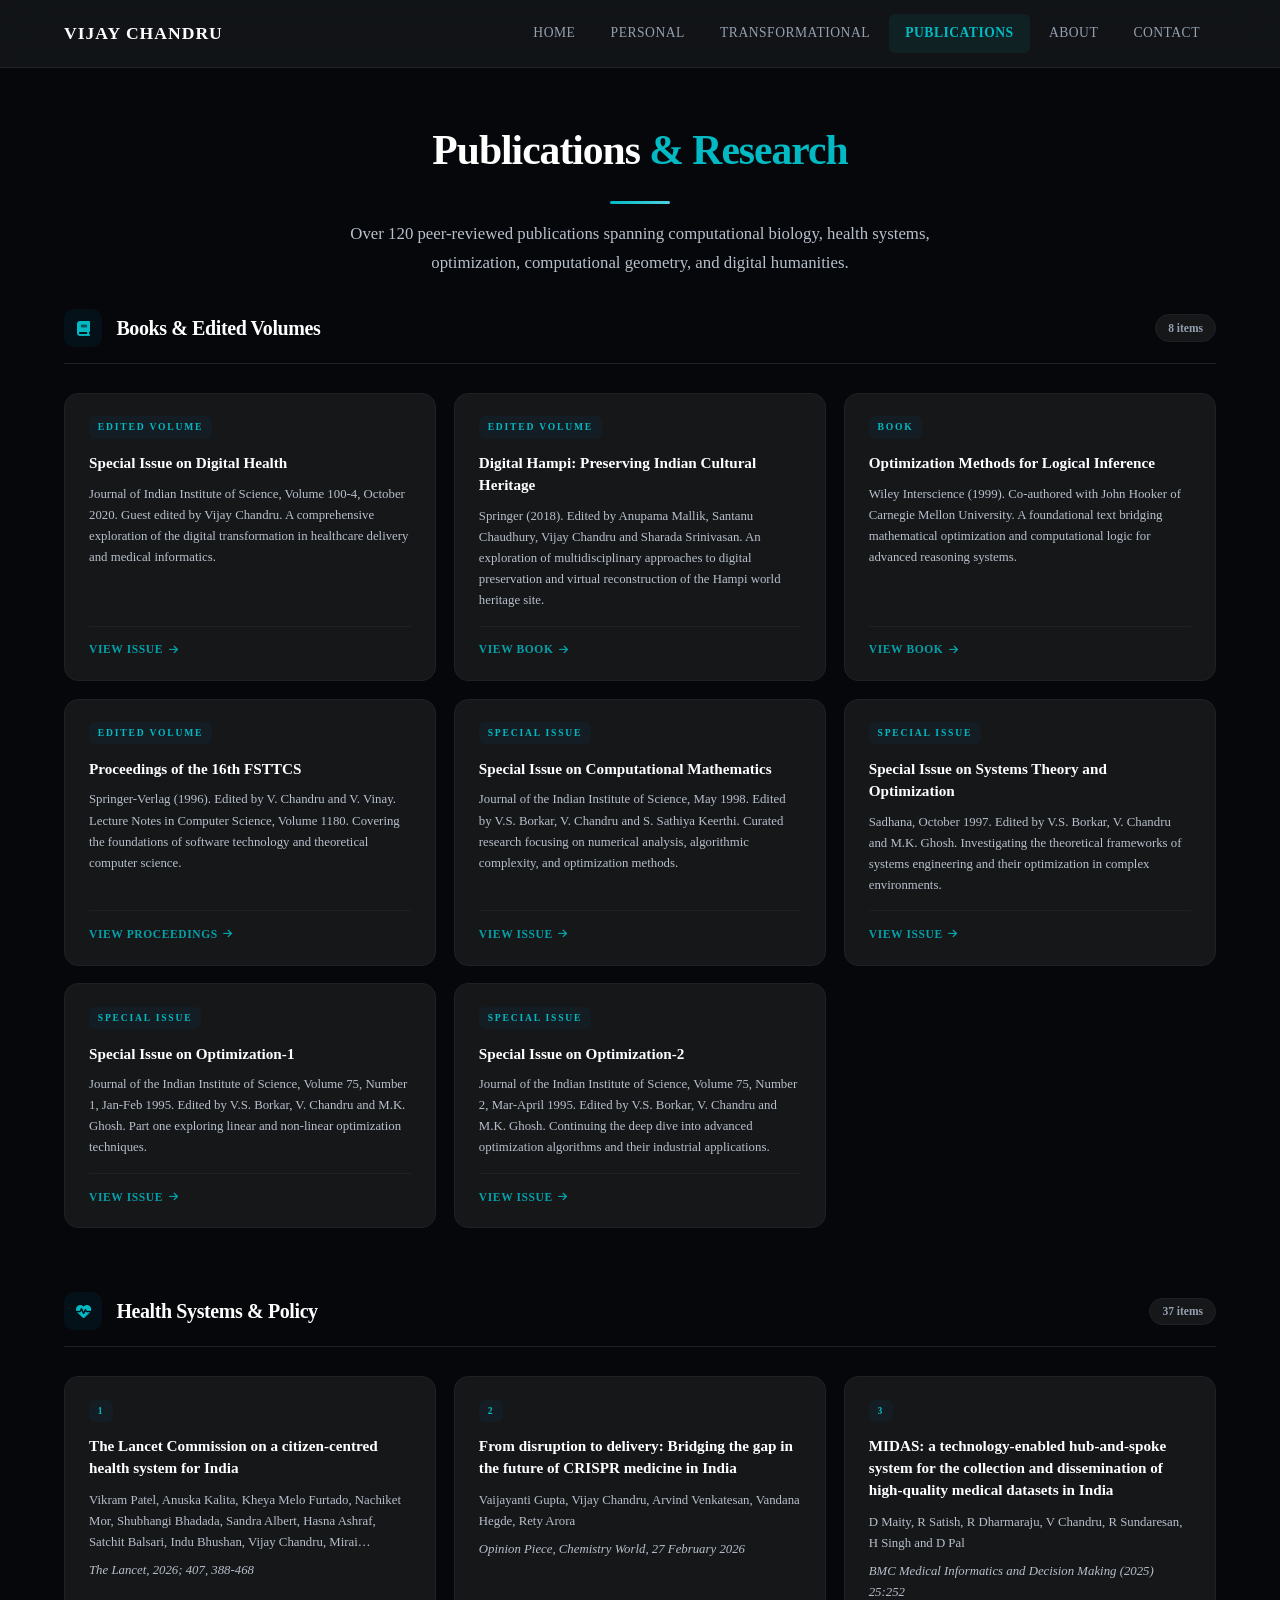
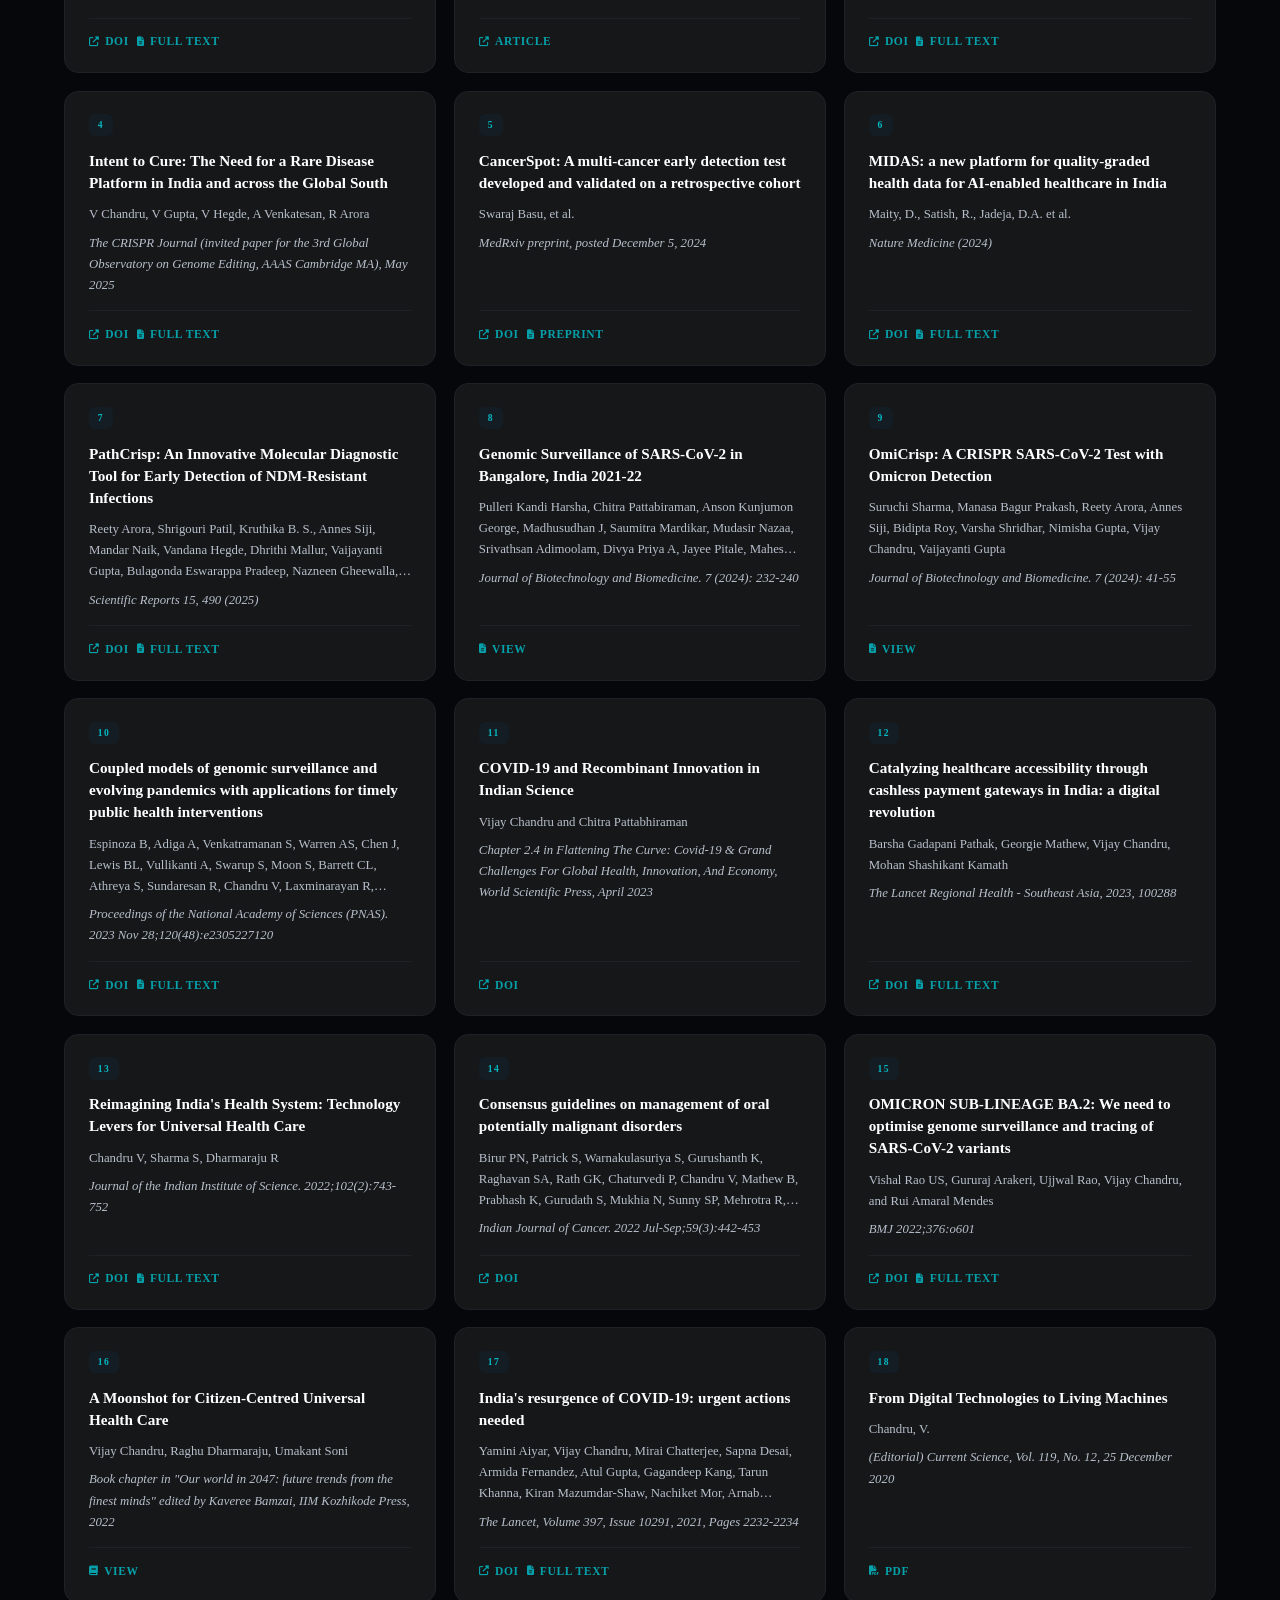
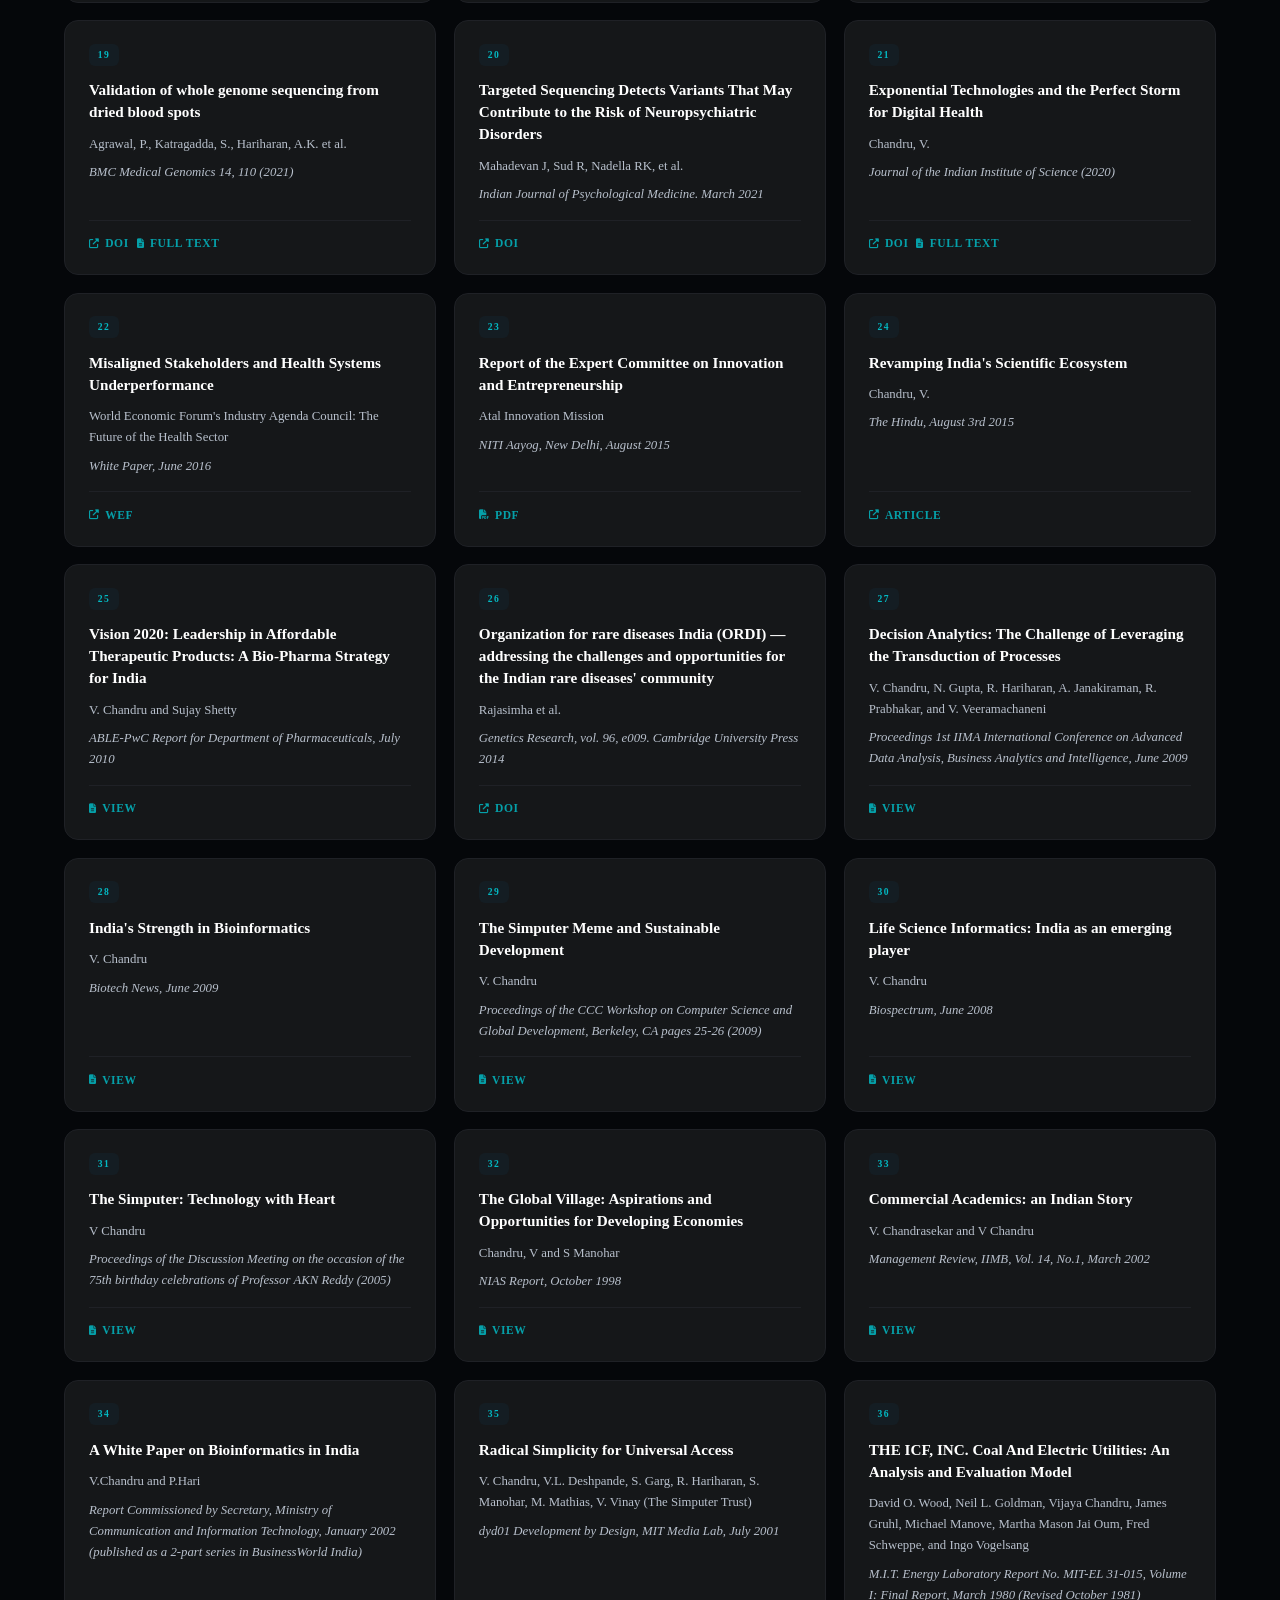
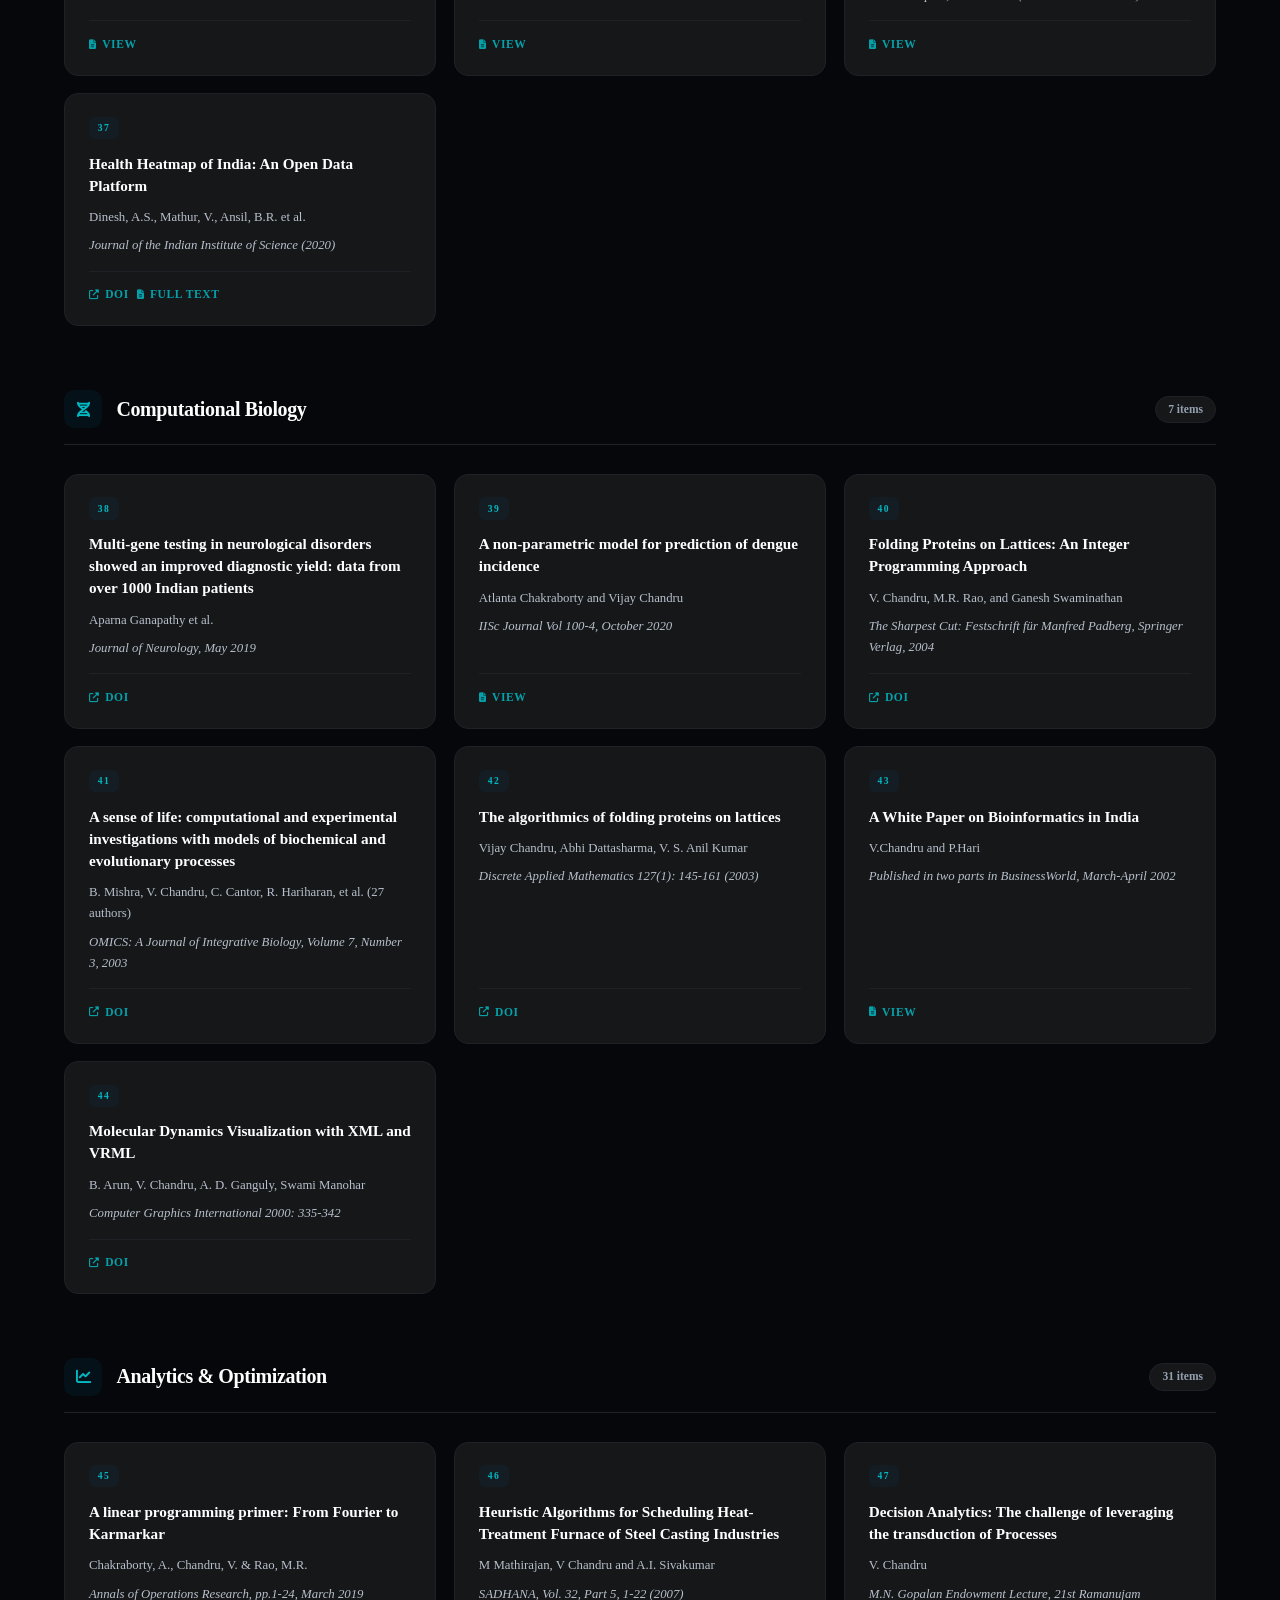
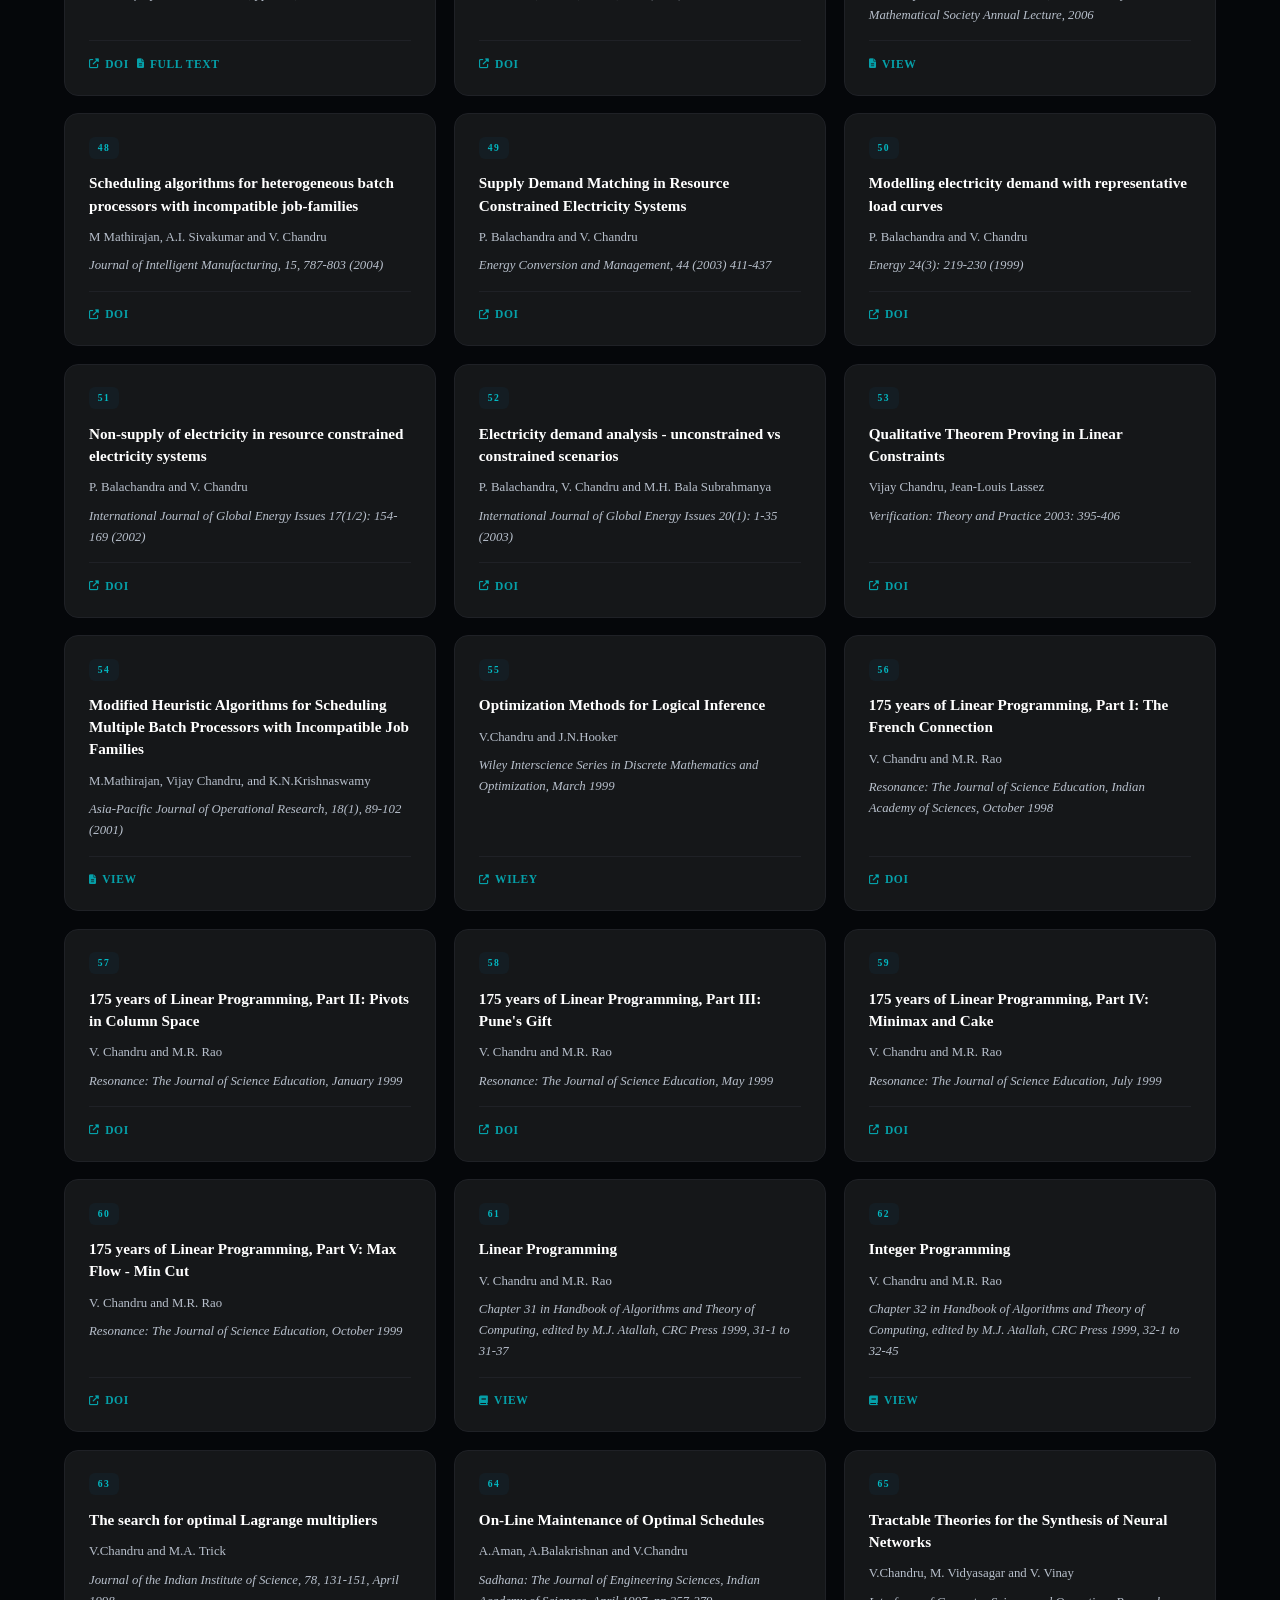
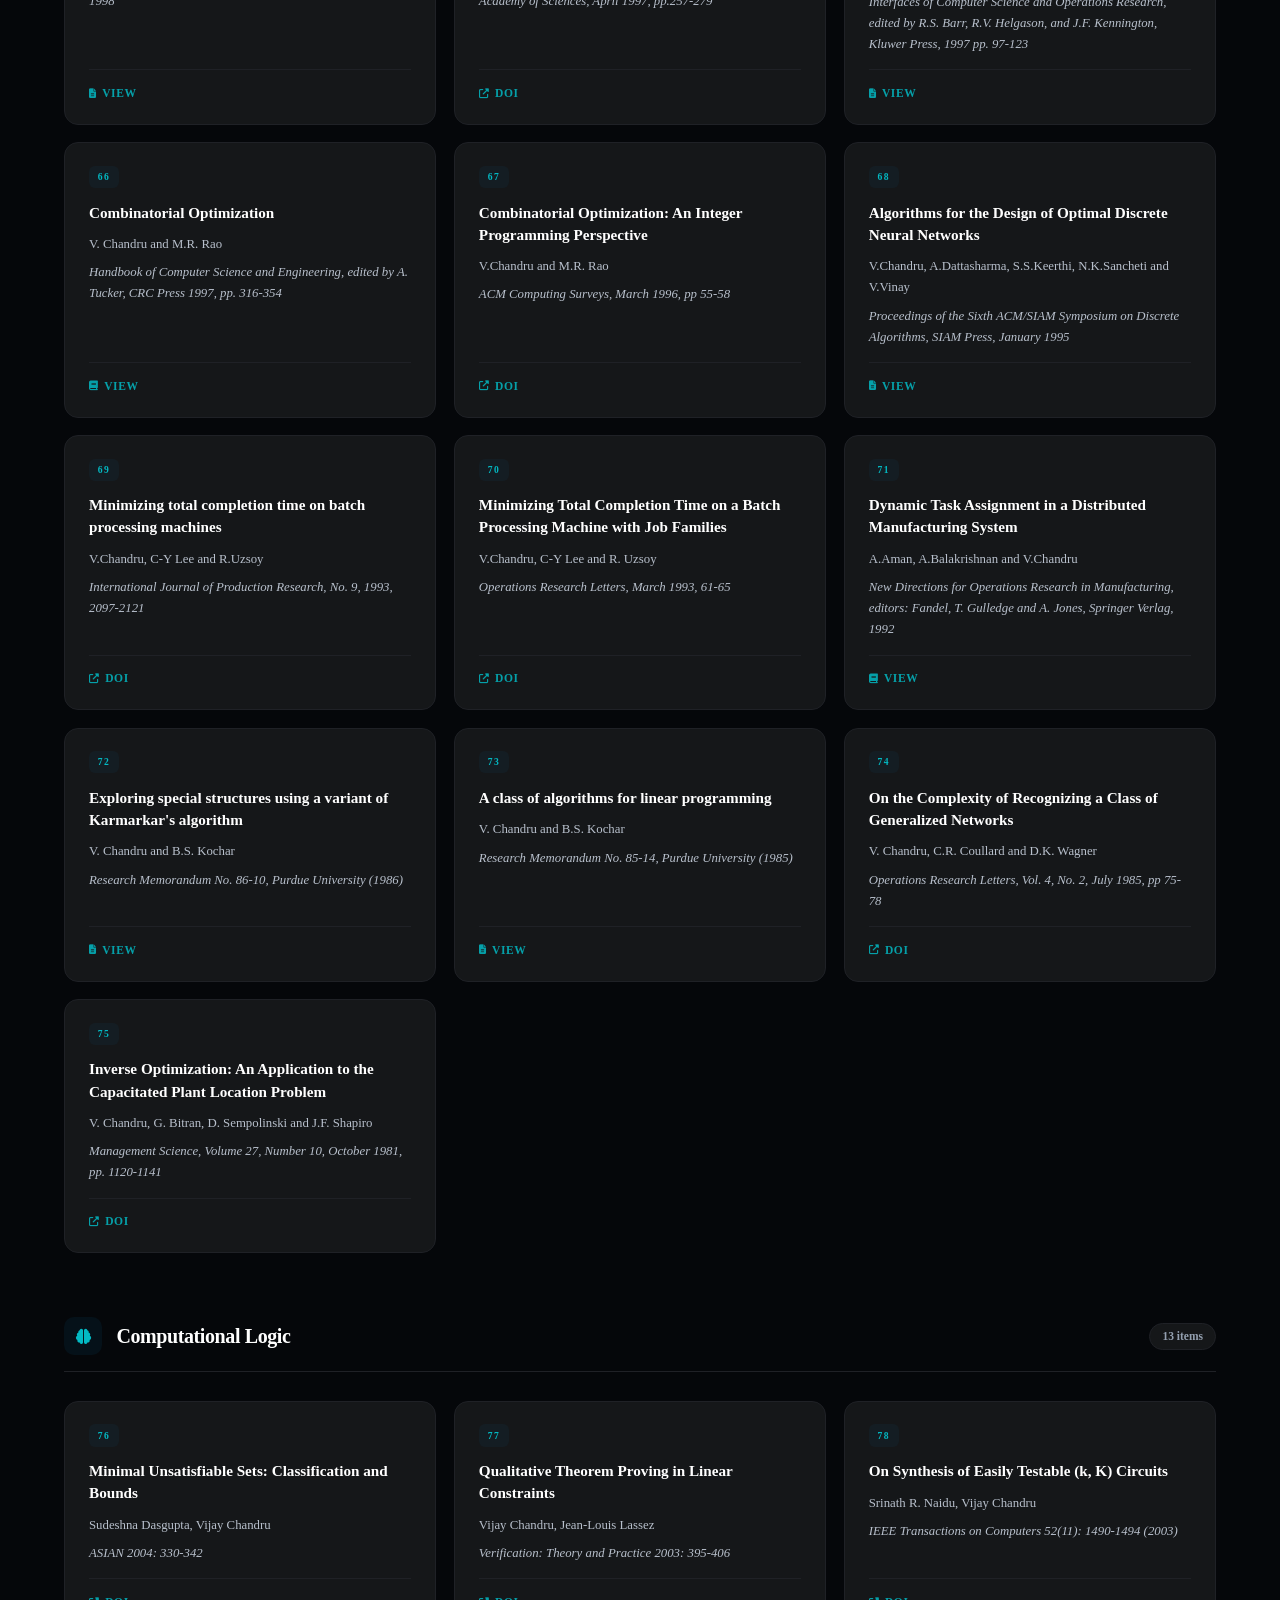
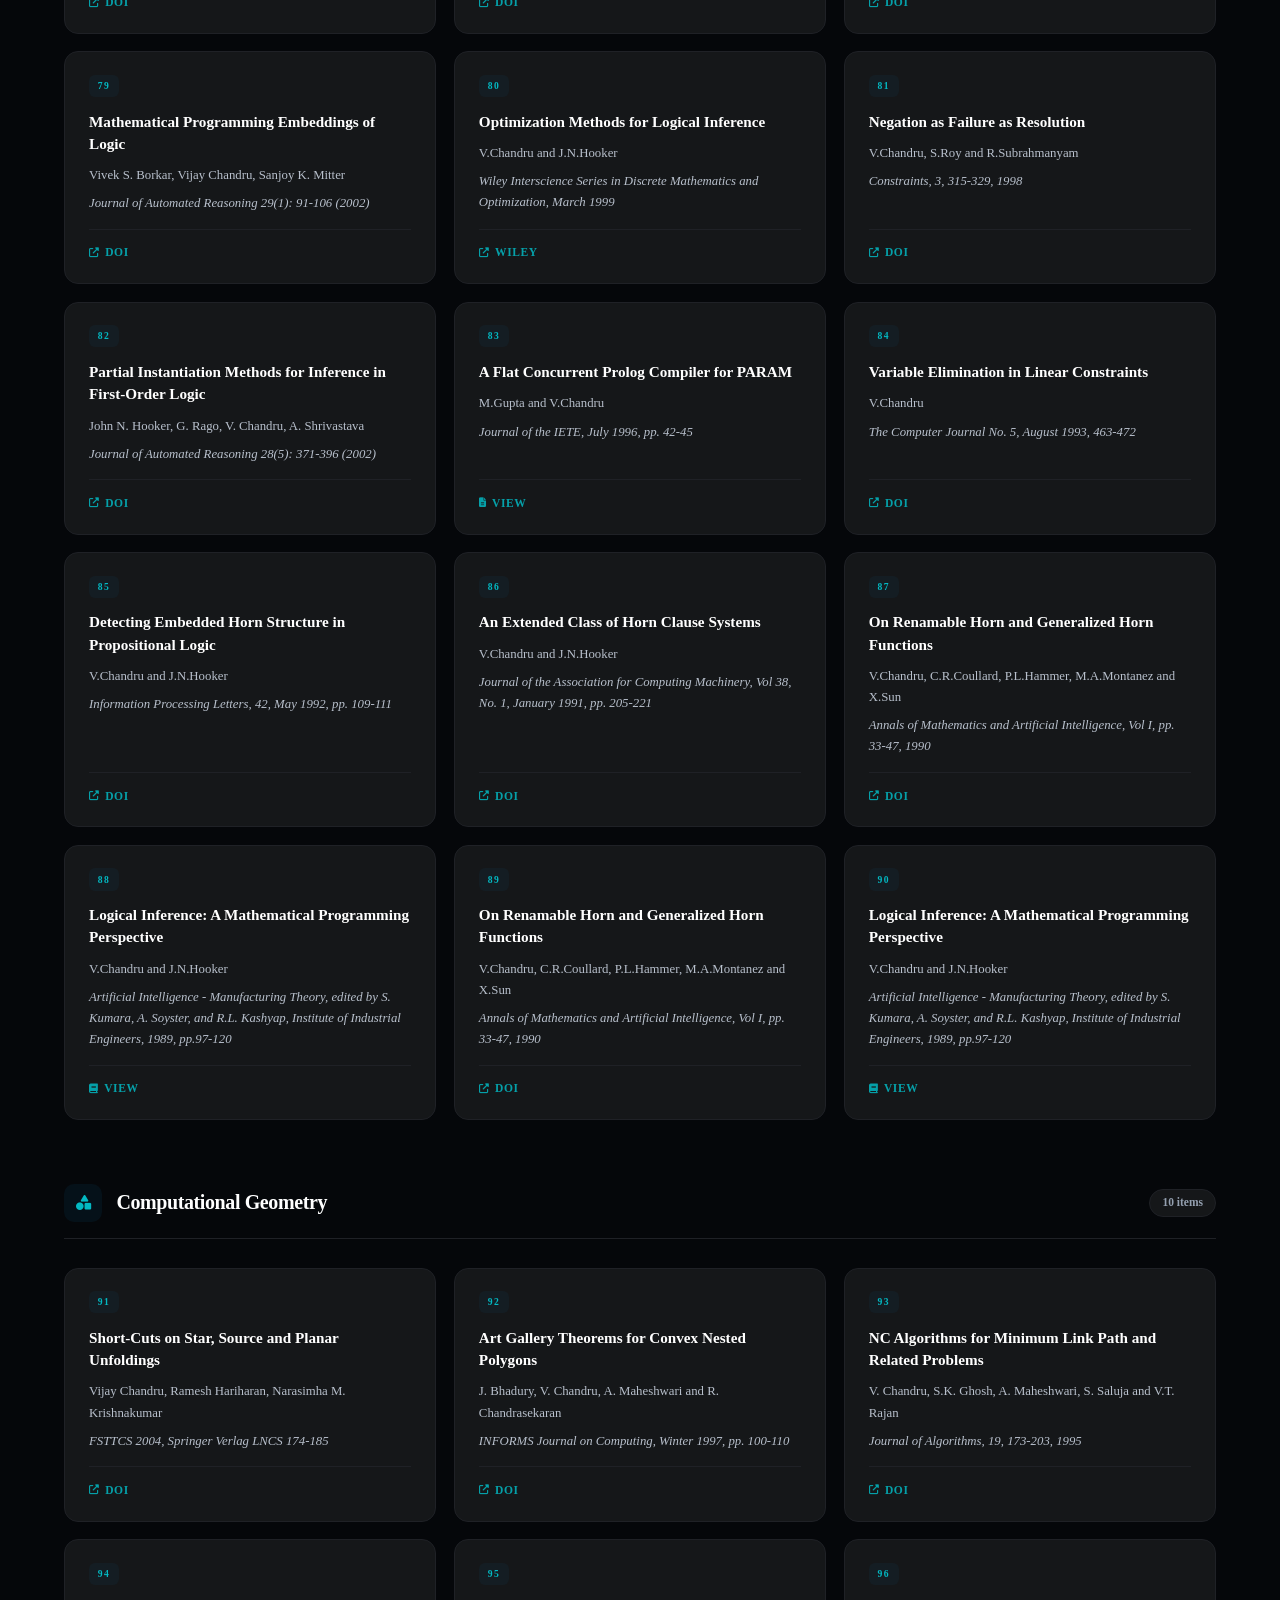
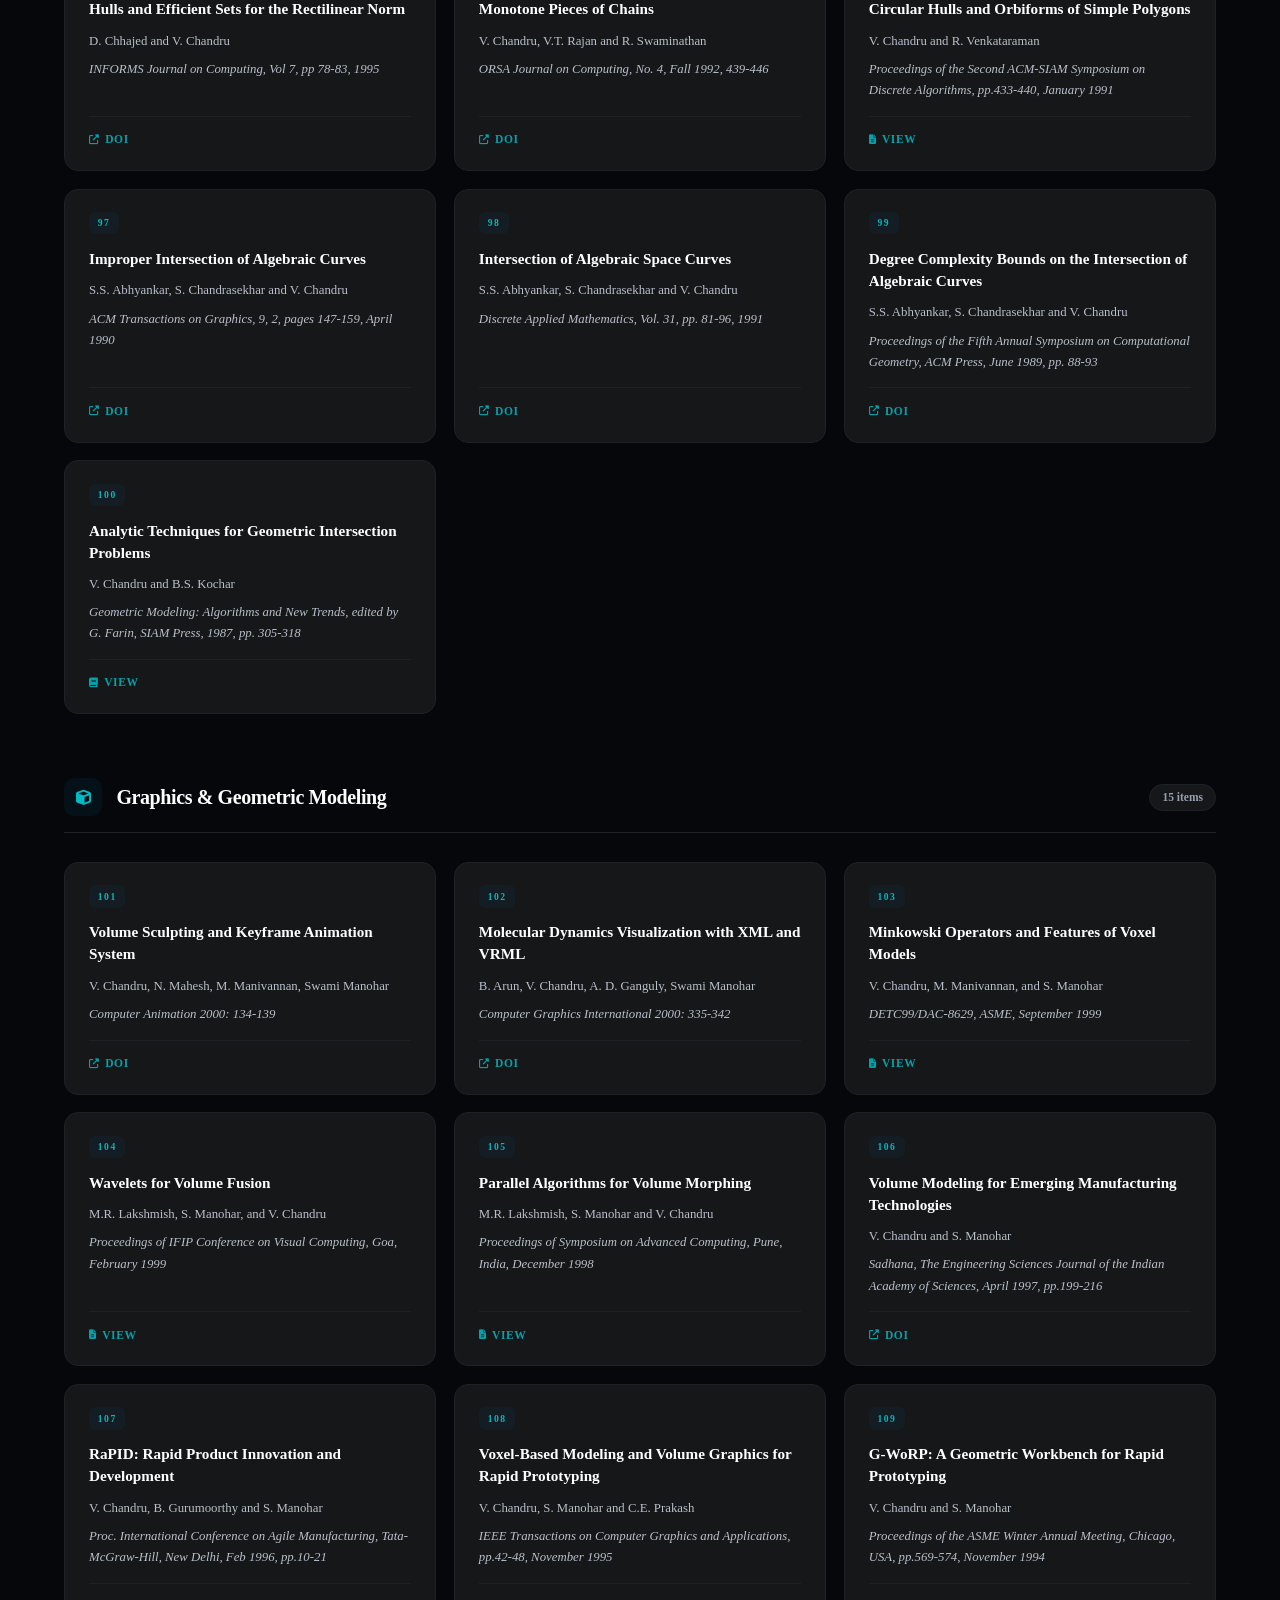
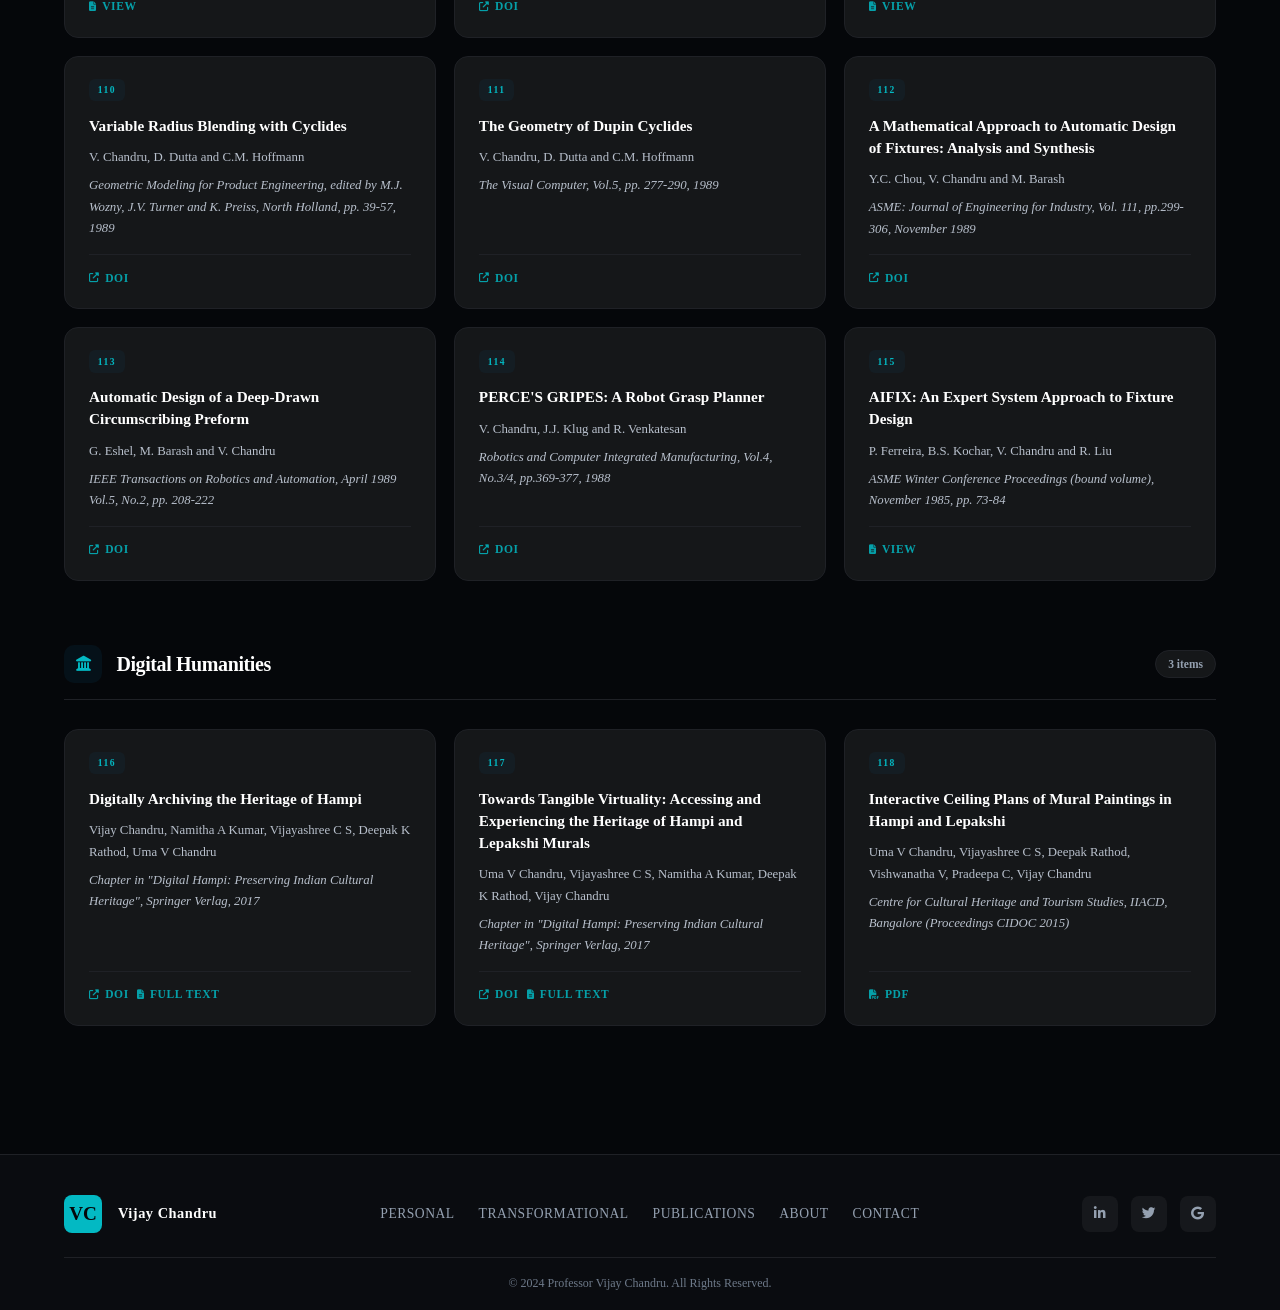
<file: publications.html>
<!DOCTYPE html>
<html lang="en">
<head>
    <meta charset="UTF-8">
    <meta name="viewport" content="width=device-width, initial-scale=1.0, maximum-scale=5.0">
    <title>Publications - Vijay Chandru</title>
    <link rel="stylesheet" href="styles.css">
    <link href="https://fonts.googleapis.com/css2?family=Inter:wght@300;400;500;600;700;800;900&display=swap" rel="stylesheet">
    <link rel="stylesheet" href="https://cdnjs.cloudflare.com/ajax/libs/font-awesome/6.4.0/css/all.min.css">
    <base target="">
    <style>
        /* ── Category section ── */
        .pubs-category {
            margin-bottom: 4rem;
        }

        .pubs-category-header {
            display: flex;
            align-items: center;
            gap: 0.9rem;
            margin-bottom: 1.8rem;
            padding-bottom: 1rem;
            border-bottom: 1px solid var(--border-subtle);
        }

        .pubs-category-header i {
            font-size: 0.95rem;
            color: var(--accent);
            width: 38px;
            height: 38px;
            display: flex;
            align-items: center;
            justify-content: center;
            background: rgba(14, 109, 154, 0.1);
            border-radius: 10px;
            flex-shrink: 0;
        }

        .pubs-category-header h2 {
            font-size: 1.25rem;
            font-weight: 700;
            color: var(--text-primary);
            letter-spacing: -0.4px;
        }

        .pubs-category-header .pub-count {
            font-size: 0.72rem;
            color: var(--text-muted);
            font-weight: 600;
            background: var(--bg-card);
            padding: 0.2rem 0.75rem;
            border-radius: 20px;
            border: 1px solid var(--border-subtle);
            margin-left: auto;
            flex-shrink: 0;
        }

        /* ── 3-column grids ── */
        .pubs-list,
        .books-grid {
            display: grid;
            grid-template-columns: repeat(3, 1fr);
            gap: 1.1rem;
            margin-bottom: 2rem;
            align-items: start;   /* rows align to top — no unequal stretching */
        }

        /* ── Shared card base ── */
        .pub-item,
        .book-card {
            background: var(--bg-card);
            border: 1px solid var(--border-subtle);
            border-radius: 14px;
            padding: 1.4rem 1.5rem 1.3rem;
            transition: transform 0.35s cubic-bezier(0.4, 0, 0.2, 1),
                        box-shadow 0.35s ease,
                        border-color 0.35s ease,
                        background 0.35s ease;
            position: relative;
            overflow: hidden;
            display: flex;
            flex-direction: column;
            height: 100%;
            box-sizing: border-box;
        }

        /* accent top bar on hover */
        .pub-item::before,
        .book-card::before {
            content: '';
            position: absolute;
            top: 0; left: 0;
            width: 100%;
            height: 2px;
            background: linear-gradient(90deg, var(--accent), var(--accent-light));
            transform: scaleX(0);
            transform-origin: left;
            transition: transform 0.4s ease;
        }

        .pub-item:hover::before,
        .book-card:hover::before {
            transform: scaleX(1);
        }

        .pub-item:hover,
        .book-card:hover {
            transform: translateY(-3px);
            box-shadow: var(--shadow-xl), var(--shadow-glow);
            border-color: var(--border-accent);
            background: var(--bg-card-hover);
        }

        /* ── Publication card internals ── */
        .pub-number {
            display: inline-flex;
            align-items: center;
            justify-content: center;
            font-size: 0.6rem;
            font-weight: 700;
            letter-spacing: 1.5px;
            text-transform: uppercase;
            color: var(--accent);
            background: rgba(14, 109, 154, 0.08);
            border-radius: 6px;
            padding: 0.2rem 0.55rem;
            margin-bottom: 0.85rem;
            align-self: flex-start;
        }

        .pub-title {
            font-size: 0.95rem;
            font-weight: 700;
            color: var(--text-primary);
            margin-bottom: 0.65rem;
            line-height: 1.45;
        }

        .pub-authors {
            font-size: 0.8rem;
            color: var(--text-secondary);
            line-height: 1.65;
            margin-bottom: 0.45rem;
            /* clamp long author lists to 3 lines */
            display: -webkit-box;
            -webkit-line-clamp: 3;
            -webkit-box-orient: vertical;
            overflow: hidden;
        }

        .pub-venue {
            font-size: 0.8rem;
            color: var(--text-secondary);
            line-height: 1.65;
            font-style: italic;
            margin-bottom: 0;
            flex-grow: 1;
        }

        .pub-separator {
            width: 100%;
            height: 1px;
            background: var(--border-subtle);
            margin: 0.9rem 0 0.85rem;
            flex-shrink: 0;
        }

        .pub-links {
            display: flex;
            gap: 0.5rem;
            flex-wrap: wrap;
            margin-top: auto;
        }

        .pub-link-btn {
            display: inline-flex;
            align-items: center;
            gap: 0.35rem;
            color: var(--accent);
            text-decoration: none;
            font-weight: 600;
            font-size: 0.72rem;
            transition: gap 0.25s ease, color 0.25s ease, opacity 0.25s ease;
            text-transform: uppercase;
            letter-spacing: 0.6px;
            opacity: 0.85;
        }

        .pub-link-btn:hover {
            gap: 0.55rem;
            color: var(--accent-light);
            opacity: 1;
        }

        .pub-link-btn i {
            font-size: 0.62rem;
        }

        /* ── Book card internals ── */
        .book-category {
            font-size: 0.6rem;
            font-weight: 700;
            letter-spacing: 1.8px;
            text-transform: uppercase;
            color: var(--accent);
            background: rgba(14, 109, 154, 0.08);
            border-radius: 6px;
            padding: 0.2rem 0.55rem;
            margin-bottom: 0.85rem;
            align-self: flex-start;
            display: inline-block;
        }

        .book-card h3 {
            font-size: 0.95rem;
            font-weight: 700;
            color: var(--text-primary);
            margin-bottom: 0.6rem;
            line-height: 1.45;
        }

        .book-card p {
            font-size: 0.8rem;
            color: var(--text-secondary);
            line-height: 1.65;
            flex-grow: 1;
            margin-bottom: 0;
        }

        .book-card .pub-separator {
            width: 100%;
            height: 1px;
            background: var(--border-subtle);
            margin: 0.9rem 0 0.85rem;
        }

        .book-card .pub-link {
            display: inline-flex;
            align-items: center;
            gap: 0.35rem;
            color: var(--accent);
            text-decoration: none;
            font-weight: 600;
            font-size: 0.72rem;
            transition: gap 0.25s ease, color 0.25s ease;
            text-transform: uppercase;
            letter-spacing: 0.6px;
            margin-top: auto;
            opacity: 0.85;
        }

        .book-card .pub-link:hover {
            gap: 0.55rem;
            color: var(--accent-light);
            opacity: 1;
        }

        /* ── Responsive breakpoints ── */
        @media (max-width: 1100px) {
            .pubs-list,
            .books-grid {
                grid-template-columns: repeat(2, 1fr);
            }
        }

        @media (max-width: 640px) {
            .pubs-list,
            .books-grid {
                grid-template-columns: 1fr;
            }

            .pub-item,
            .book-card {
                padding: 1.1rem 1.2rem;
            }

            .pub-title,
            .book-card h3 {
                font-size: 0.88rem;
            }

            .pub-authors {
                -webkit-line-clamp: unset;
            }
        }
    </style>
<base target="_blank">
</head>
<body>
    <div class="page-container publications-page">
        <nav class="top-nav">
            <a href="index.html" class="logo">Vijay Chandru</a>
            <button class="mobile-menu-btn" aria-label="Toggle menu">
                <span></span><span></span><span></span>
            </button>
            <div class="nav-links">
                <a href="index.html">Home</a>
                <a href="personal.html">Personal</a>
                <a href="transformational.html">Transformational</a>
                <a href="publications.html" class="active">Publications</a>
                <a href="about.html">About</a>
                <a href="contact.html">Contact</a>
            </div>
        </nav>

        <header class="publications-header animate-in">
            <h1>Publications <span class="accent">&amp; Research</span></h1>
            <div class="header-line"></div>
            <p>Over 120 peer-reviewed publications spanning computational biology, health systems, optimization, computational geometry, and digital humanities.</p>
        </header>

        <main class="publications-content">
            <!-- BOOKS & EDITED VOLUMES -->
            <div class="pubs-category">
                <div class="pubs-category-header">
                    <i class="fas fa-book"></i>
                    <h2>Books &amp; Edited Volumes</h2>
                    <span class="pub-count">8 items</span>
                </div>
                <div class="books-grid">
                    <article class="book-card animate-in delay-1">
                        <span class="book-category">Edited Volume</span>
                        <h3>Special Issue on Digital Health</h3>
                        <p>Journal of Indian Institute of Science, Volume 100-4, October 2020. Guest edited by Vijay Chandru. A comprehensive exploration of the digital transformation in healthcare delivery and medical informatics.</p>
                        <div class="pub-separator"></div>
                        <a href="https://link.springer.com/journal/41745/volumes-and-issues/100-4" class="pub-link" target="_blank" rel="noopener">View Issue <i class="fas fa-arrow-right"></i></a>
                    </article>

                    <article class="book-card animate-in delay-2">
                        <span class="book-category">Edited Volume</span>
                        <h3>Digital Hampi: Preserving Indian Cultural Heritage</h3>
                        <p>Springer (2018). Edited by Anupama Mallik, Santanu Chaudhury, Vijay Chandru and Sharada Srinivasan. An exploration of multidisciplinary approaches to digital preservation and virtual reconstruction of the Hampi world heritage site.</p>
                        <div class="pub-separator"></div>
                        <a href="https://link.springer.com/book/10.1007/978-981-10-5738-0" class="pub-link" target="_blank" rel="noopener">View Book <i class="fas fa-arrow-right"></i></a>
                    </article>

                    <article class="book-card animate-in delay-3">
                        <span class="book-category">Book</span>
                        <h3>Optimization Methods for Logical Inference</h3>
                        <p>Wiley Interscience (1999). Co-authored with John Hooker of Carnegie Mellon University. A foundational text bridging mathematical optimization and computational logic for advanced reasoning systems.</p>
                        <div class="pub-separator"></div>
                        <a href="https://www.wiley.com/en-gb/Optimization+Methods+for+Logical+Inference-p-x000026317" class="pub-link" target="_blank" rel="noopener">View Book <i class="fas fa-arrow-right"></i></a>
                    </article>

                    <article class="book-card animate-in delay-1">
                        <span class="book-category">Edited Volume</span>
                        <h3>Proceedings of the 16th FSTTCS</h3>
                        <p>Springer-Verlag (1996). Edited by V. Chandru and V. Vinay. Lecture Notes in Computer Science, Volume 1180. Covering the foundations of software technology and theoretical computer science.</p>
                        <div class="pub-separator"></div>
                        <a href="https://link.springer.com/book/10.1007/3-540-62034-6" class="pub-link" target="_blank" rel="noopener">View Proceedings <i class="fas fa-arrow-right"></i></a>
                    </article>

                    <article class="book-card animate-in delay-2">
                        <span class="book-category">Special Issue</span>
                        <h3>Special Issue on Computational Mathematics</h3>
                        <p>Journal of the Indian Institute of Science, May 1998. Edited by V.S. Borkar, V. Chandru and S. Sathiya Keerthi. Curated research focusing on numerical analysis, algorithmic complexity, and optimization methods.</p>
                        <div class="pub-separator"></div>
                        <a href="#" class="pub-link">View Issue <i class="fas fa-arrow-right"></i></a>
                    </article>

                    <article class="book-card animate-in delay-3">
                        <span class="book-category">Special Issue</span>
                        <h3>Special Issue on Systems Theory and Optimization</h3>
                        <p>Sadhana, October 1997. Edited by V.S. Borkar, V. Chandru and M.K. Ghosh. Investigating the theoretical frameworks of systems engineering and their optimization in complex environments.</p>
                        <div class="pub-separator"></div>
                        <a href="#" class="pub-link">View Issue <i class="fas fa-arrow-right"></i></a>
                    </article>

                    <article class="book-card animate-in delay-1">
                        <span class="book-category">Special Issue</span>
                        <h3>Special Issue on Optimization-1</h3>
                        <p>Journal of the Indian Institute of Science, Volume 75, Number 1, Jan-Feb 1995. Edited by V.S. Borkar, V. Chandru and M.K. Ghosh. Part one exploring linear and non-linear optimization techniques.</p>
                        <div class="pub-separator"></div>
                        <a href="#" class="pub-link">View Issue <i class="fas fa-arrow-right"></i></a>
                    </article>

                    <article class="book-card animate-in delay-2">
                        <span class="book-category">Special Issue</span>
                        <h3>Special Issue on Optimization-2</h3>
                        <p>Journal of the Indian Institute of Science, Volume 75, Number 2, Mar-April 1995. Edited by V.S. Borkar, V. Chandru and M.K. Ghosh. Continuing the deep dive into advanced optimization algorithms and their industrial applications.</p>
                        <div class="pub-separator"></div>
                        <a href="#" class="pub-link">View Issue <i class="fas fa-arrow-right"></i></a>
                    </article>
                </div>
            </div>

            <!-- HEALTH SYSTEMS & POLICY -->
            <div class="pubs-category">
                <div class="pubs-category-header">
                    <i class="fas fa-heartbeat"></i>
                    <h2>Health Systems &amp; Policy</h2>
                    <span class="pub-count">37 items</span>
                </div>
                <div class="pubs-list">
                                        <div class="pub-item animate-in delay-1">
                        <span class="pub-number">1</span>
                        <h3 class="pub-title">The Lancet Commission on a citizen-centred health system for India</h3>
                        <p class="pub-authors">Vikram Patel, Anuska Kalita, Kheya Melo Furtado, Nachiket Mor, Shubhangi Bhadada, Sandra Albert, Hasna Ashraf, Satchit Balsari, Indu Bhushan, Vijay Chandru, Mirai Chatterjee, Sarika Chaturvedi, Raghu Dharmaraju, Atul Gupta, Kiran Mazumdar-Shaw, Gautam I Menon, Arnab Mukherji, Poonam Muttreja, Anjali Nambiar, Thelma Narayan, Bhushan Patwardhan, Tejasvi Ravi, Sharad Sharma, Devi Shetty, Sudheer Kumar Shukla, S V Subramanian, Leila Varkey, Sandhya Venkateswaran, Siddhesh Zadey, Tarun Khanna</p>
                        <p class="pub-venue"><em>The Lancet</em>, 2026; 407, 388-468</p>
                        <div class="pub-separator"></div>
                        <div class="pub-links">
                            <a href="https://doi.org/10.1016/S0140-6736(25)02169-5" class="pub-link-btn" target="_blank" rel="noopener"><i class="fas fa-external-link-alt"></i> DOI</a>
                            <a href="https://www.thelancet.com/journals/lancet/article/PIIS0140-6736(25)02169-5/fulltext" class="pub-link-btn" target="_blank" rel="noopener"><i class="fas fa-file-alt"></i> Full Text</a>
                        </div>
                    </div>

                                        <div class="pub-item animate-in delay-2">
                        <span class="pub-number">2</span>
                        <h3 class="pub-title">From disruption to delivery: Bridging the gap in the future of CRISPR medicine in India</h3>
                        <p class="pub-authors">Vaijayanti Gupta, Vijay Chandru, Arvind Venkatesan, Vandana Hegde, Rety Arora</p>
                        <p class="pub-venue">Opinion Piece, <em>Chemistry World</em>, 27 February 2026</p>
                        <div class="pub-separator"></div>
                        <div class="pub-links">
                            <a href="https://www.chemistryworld.com/opinion/bridging-the-gap-in-the-future-of-crispr-medicine-in-india/4022897.article" class="pub-link-btn" target="_blank" rel="noopener"><i class="fas fa-external-link-alt"></i> Article</a>
                        </div>
                    </div>

                                        <div class="pub-item animate-in delay-3">
                        <span class="pub-number">3</span>
                        <h3 class="pub-title">MIDAS: a technology-enabled hub-and-spoke system for the collection and dissemination of high-quality medical datasets in India</h3>
                        <p class="pub-authors">D Maity, R Satish, R Dharmaraju, V Chandru, R Sundaresan, H Singh and D Pal</p>
                        <p class="pub-venue"><em>BMC Medical Informatics and Decision Making</em> (2025) 25:252</p>
                        <div class="pub-separator"></div>
                        <div class="pub-links">
                            <a href="https://doi.org/10.1186/s12911-025-03092-7" class="pub-link-btn" target="_blank" rel="noopener"><i class="fas fa-external-link-alt"></i> DOI</a>
                            <a href="https://bmcmedinformdecismak.biomedcentral.com/articles/10.1186/s12911-025-03092-7" class="pub-link-btn" target="_blank" rel="noopener"><i class="fas fa-file-alt"></i> Full Text</a>
                        </div>
                    </div>

                                        <div class="pub-item animate-in delay-1">
                        <span class="pub-number">4</span>
                        <h3 class="pub-title">Intent to Cure: The Need for a Rare Disease Platform in India and across the Global South</h3>
                        <p class="pub-authors">V Chandru, V Gupta, V Hegde, A Venkatesan, R Arora</p>
                        <p class="pub-venue"><em>The CRISPR Journal</em> (invited paper for the 3rd Global Observatory on Genome Editing, AAAS Cambridge MA), May 2025</p>
                        <div class="pub-separator"></div>
                        <div class="pub-links">
                            <a href="https://doi.org/10.1089/crispr.2025.0046" class="pub-link-btn" target="_blank" rel="noopener"><i class="fas fa-external-link-alt"></i> DOI</a>
                            <a href="https://www.liebertpub.com/doi/10.1089/crispr.2025.0046" class="pub-link-btn" target="_blank" rel="noopener"><i class="fas fa-file-alt"></i> Full Text</a>
                        </div>
                    </div>

                                        <div class="pub-item animate-in delay-2">
                        <span class="pub-number">5</span>
                        <h3 class="pub-title">CancerSpot: A multi-cancer early detection test developed and validated on a retrospective cohort</h3>
                        <p class="pub-authors">Swaraj Basu, et al.</p>
                        <p class="pub-venue"><em>MedRxiv</em> preprint, posted December 5, 2024</p>
                        <div class="pub-separator"></div>
                        <div class="pub-links">
                            <a href="https://doi.org/10.1101/2024.12.03.24318395" class="pub-link-btn" target="_blank" rel="noopener"><i class="fas fa-external-link-alt"></i> DOI</a>
                            <a href="https://www.medrxiv.org/content/10.1101/2024.12.03.24318395" class="pub-link-btn" target="_blank" rel="noopener"><i class="fas fa-file-alt"></i> Preprint</a>
                        </div>
                    </div>

                                        <div class="pub-item animate-in delay-3">
                        <span class="pub-number">6</span>
                        <h3 class="pub-title">MIDAS: a new platform for quality-graded health data for AI-enabled healthcare in India</h3>
                        <p class="pub-authors">Maity, D., Satish, R., Jadeja, D.A. et al.</p>
                        <p class="pub-venue"><em>Nature Medicine</em> (2024)</p>
                        <div class="pub-separator"></div>
                        <div class="pub-links">
                            <a href="https://doi.org/10.1038/s41591-024-03198-x" class="pub-link-btn" target="_blank" rel="noopener"><i class="fas fa-external-link-alt"></i> DOI</a>
                            <a href="https://www.nature.com/articles/s41591-024-03198-x" class="pub-link-btn" target="_blank" rel="noopener"><i class="fas fa-file-alt"></i> Full Text</a>
                        </div>
                    </div>

                                        <div class="pub-item animate-in delay-1">
                        <span class="pub-number">7</span>
                        <h3 class="pub-title">PathCrisp: An Innovative Molecular Diagnostic Tool for Early Detection of NDM-Resistant Infections</h3>
                        <p class="pub-authors">Reety Arora, Shrigouri Patil, Kruthika B. S., Annes Siji, Mandar Naik, Vandana Hegde, Dhrithi Mallur, Vaijayanti Gupta, Bulagonda Eswarappa Pradeep, Nazneen Gheewalla, Shraddha Karve, Maithili Kavathekar, Bansidhar Tarai, Vijay Chandru, Jayaprada Rangineni</p>
                        <p class="pub-venue"><em>Scientific Reports</em> 15, 490 (2025)</p>
                        <div class="pub-separator"></div>
                        <div class="pub-links">
                            <a href="https://doi.org/10.1038/s41598-024-84832-z" class="pub-link-btn" target="_blank" rel="noopener"><i class="fas fa-external-link-alt"></i> DOI</a>
                            <a href="https://www.nature.com/articles/s41598-024-84832-z" class="pub-link-btn" target="_blank" rel="noopener"><i class="fas fa-file-alt"></i> Full Text</a>
                        </div>
                    </div>

                                        <div class="pub-item animate-in delay-2">
                        <span class="pub-number">8</span>
                        <h3 class="pub-title">Genomic Surveillance of SARS-CoV-2 in Bangalore, India 2021-22</h3>
                        <p class="pub-authors">Pulleri Kandi Harsha, Chitra Pattabiraman, Anson Kunjumon George, Madhusudhan J, Saumitra Mardikar, Mudasir Nazaa, Srivathsan Adimoolam, Divya Priya A, Jayee Pitale, Mahesh Nagarajan, Srikant Sridharan, Yasodha Sivasamy, Anand Janakiraman, Vamsi Veeramachaneni, Ramesh Hariharan, Vishal US Rao, Thrilok Chandra, Sudhakar K, Randeep Dev, Ashwath Narayan CN, Vasanthapuram Ravi, Vijay Chandru</p>
                        <p class="pub-venue"><em>Journal of Biotechnology and Biomedicine</em>. 7 (2024): 232-240</p>
                        <div class="pub-separator"></div>
                        <div class="pub-links">
                            <a href="#" class="pub-link-btn"><i class="fas fa-file-alt"></i> View</a>
                        </div>
                    </div>

                                        <div class="pub-item animate-in delay-3">
                        <span class="pub-number">9</span>
                        <h3 class="pub-title">OmiCrisp: A CRISPR SARS-CoV-2 Test with Omicron Detection</h3>
                        <p class="pub-authors">Suruchi Sharma, Manasa Bagur Prakash, Reety Arora, Annes Siji, Bidipta Roy, Varsha Shridhar, Nimisha Gupta, Vijay Chandru, Vaijayanti Gupta</p>
                        <p class="pub-venue"><em>Journal of Biotechnology and Biomedicine</em>. 7 (2024): 41-55</p>
                        <div class="pub-separator"></div>
                        <div class="pub-links">
                            <a href="#" class="pub-link-btn"><i class="fas fa-file-alt"></i> View</a>
                        </div>
                    </div>

                                        <div class="pub-item animate-in delay-1">
                        <span class="pub-number">10</span>
                        <h3 class="pub-title">Coupled models of genomic surveillance and evolving pandemics with applications for timely public health interventions</h3>
                        <p class="pub-authors">Espinoza B, Adiga A, Venkatramanan S, Warren AS, Chen J, Lewis BL, Vullikanti A, Swarup S, Moon S, Barrett CL, Athreya S, Sundaresan R, Chandru V, Laxminarayan R, Schaffer B, Poor HV, Levin SA, Marathe MV</p>
                        <p class="pub-venue"><em>Proceedings of the National Academy of Sciences (PNAS)</em>. 2023 Nov 28;120(48):e2305227120</p>
                        <div class="pub-separator"></div>
                        <div class="pub-links">
                            <a href="https://doi.org/10.1073/pnas.2305227120" class="pub-link-btn" target="_blank" rel="noopener"><i class="fas fa-external-link-alt"></i> DOI</a>
                            <a href="https://www.pnas.org/doi/10.1073/pnas.2305227120" class="pub-link-btn" target="_blank" rel="noopener"><i class="fas fa-file-alt"></i> Full Text</a>
                        </div>
                    </div>

                                        <div class="pub-item animate-in delay-2">
                        <span class="pub-number">11</span>
                        <h3 class="pub-title">COVID-19 and Recombinant Innovation in Indian Science</h3>
                        <p class="pub-authors">Vijay Chandru and Chitra Pattabhiraman</p>
                        <p class="pub-venue">Chapter 2.4 in <em>Flattening The Curve: Covid-19 &amp; Grand Challenges For Global Health, Innovation, And Economy</em>, World Scientific Press, April 2023</p>
                        <div class="pub-separator"></div>
                        <div class="pub-links">
                            <a href="https://doi.org/10.1142/9789811262739_0010" class="pub-link-btn" target="_blank" rel="noopener"><i class="fas fa-external-link-alt"></i> DOI</a>
                        </div>
                    </div>

                                        <div class="pub-item animate-in delay-3">
                        <span class="pub-number">12</span>
                        <h3 class="pub-title">Catalyzing healthcare accessibility through cashless payment gateways in India: a digital revolution</h3>
                        <p class="pub-authors">Barsha Gadapani Pathak, Georgie Mathew, Vijay Chandru, Mohan Shashikant Kamath</p>
                        <p class="pub-venue"><em>The Lancet Regional Health - Southeast Asia</em>, 2023, 100288</p>
                        <div class="pub-separator"></div>
                        <div class="pub-links">
                            <a href="https://doi.org/10.1016/j.lansea.2023.100288" class="pub-link-btn" target="_blank" rel="noopener"><i class="fas fa-external-link-alt"></i> DOI</a>
                            <a href="https://www.thelancet.com/journals/lansea/article/PIIS2772-3682(23)00148-8/fulltext" class="pub-link-btn" target="_blank" rel="noopener"><i class="fas fa-file-alt"></i> Full Text</a>
                        </div>
                    </div>

                                        <div class="pub-item animate-in delay-1">
                        <span class="pub-number">13</span>
                        <h3 class="pub-title">Reimagining India's Health System: Technology Levers for Universal Health Care</h3>
                        <p class="pub-authors">Chandru V, Sharma S, Dharmaraju R</p>
                        <p class="pub-venue"><em>Journal of the Indian Institute of Science</em>. 2022;102(2):743-752</p>
                        <div class="pub-separator"></div>
                        <div class="pub-links">
                            <a href="https://doi.org/10.1007/s41745-022-00326-9" class="pub-link-btn" target="_blank" rel="noopener"><i class="fas fa-external-link-alt"></i> DOI</a>
                            <a href="https://link.springer.com/article/10.1007/s41745-022-00326-9" class="pub-link-btn" target="_blank" rel="noopener"><i class="fas fa-file-alt"></i> Full Text</a>
                        </div>
                    </div>

                                        <div class="pub-item animate-in delay-2">
                        <span class="pub-number">14</span>
                        <h3 class="pub-title">Consensus guidelines on management of oral potentially malignant disorders</h3>
                        <p class="pub-authors">Birur PN, Patrick S, Warnakulasuriya S, Gurushanth K, Raghavan SA, Rath GK, Chaturvedi P, Chandru V, Mathew B, Prabhash K, Gurudath S, Mukhia N, Sunny SP, Mehrotra R, Vivek V, Patil S, Kumar GS, Fasalkar S, Pratima R, Kuriakose MA</p>
                        <p class="pub-venue"><em>Indian Journal of Cancer</em>. 2022 Jul-Sep;59(3):442-453</p>
                        <div class="pub-separator"></div>
                        <div class="pub-links">
                            <a href="https://doi.org/10.4103/ijc.IJC_128_21" class="pub-link-btn" target="_blank" rel="noopener"><i class="fas fa-external-link-alt"></i> DOI</a>
                        </div>
                    </div>

                                        <div class="pub-item animate-in delay-3">
                        <span class="pub-number">15</span>
                        <h3 class="pub-title">OMICRON SUB-LINEAGE BA.2: We need to optimise genome surveillance and tracing of SARS-CoV-2 variants</h3>
                        <p class="pub-authors">Vishal Rao US, Gururaj Arakeri, Ujjwal Rao, Vijay Chandru, and Rui Amaral Mendes</p>
                        <p class="pub-venue"><em>BMJ</em> 2022;376:o601</p>
                        <div class="pub-separator"></div>
                        <div class="pub-links">
                            <a href="https://doi.org/10.1136/bmj.o601" class="pub-link-btn" target="_blank" rel="noopener"><i class="fas fa-external-link-alt"></i> DOI</a>
                            <a href="https://www.bmj.com/content/376/bmj.o601" class="pub-link-btn" target="_blank" rel="noopener"><i class="fas fa-file-alt"></i> Full Text</a>
                        </div>
                    </div>

                                        <div class="pub-item animate-in delay-1">
                        <span class="pub-number">16</span>
                        <h3 class="pub-title">A Moonshot for Citizen-Centred Universal Health Care</h3>
                        <p class="pub-authors">Vijay Chandru, Raghu Dharmaraju, Umakant Soni</p>
                        <p class="pub-venue">Book chapter in <em>"Our world in 2047: future trends from the finest minds"</em> edited by Kaveree Bamzai, IIM Kozhikode Press, 2022</p>
                        <div class="pub-separator"></div>
                        <div class="pub-links">
                            <a href="#" class="pub-link-btn"><i class="fas fa-book"></i> View</a>
                        </div>
                    </div>

                                        <div class="pub-item animate-in delay-2">
                        <span class="pub-number">17</span>
                        <h3 class="pub-title">India's resurgence of COVID-19: urgent actions needed</h3>
                        <p class="pub-authors">Yamini Aiyar, Vijay Chandru, Mirai Chatterjee, Sapna Desai, Armida Fernandez, Atul Gupta, Gagandeep Kang, Tarun Khanna, Kiran Mazumdar-Shaw, Nachiket Mor, Arnab Mukherji, Poonam Muttreja, Thelma Narayan, Bhushan Patwardhan, K Sujatha Rao, Sharad Sharma, Devi Shetty, S V Subramanian, Leila E Caleb Varkey, Sandhya Venkateswaran, Vikram Patel</p>
                        <p class="pub-venue"><em>The Lancet</em>, Volume 397, Issue 10291, 2021, Pages 2232-2234</p>
                        <div class="pub-separator"></div>
                        <div class="pub-links">
                            <a href="https://doi.org/10.1016/S0140-6736(21)01202-2" class="pub-link-btn" target="_blank" rel="noopener"><i class="fas fa-external-link-alt"></i> DOI</a>
                            <a href="https://www.thelancet.com/journals/lancet/article/PIIS0140-6736(21)01202-2/fulltext" class="pub-link-btn" target="_blank" rel="noopener"><i class="fas fa-file-alt"></i> Full Text</a>
                        </div>
                    </div>

                                        <div class="pub-item animate-in delay-3">
                        <span class="pub-number">18</span>
                        <h3 class="pub-title">From Digital Technologies to Living Machines</h3>
                        <p class="pub-authors">Chandru, V.</p>
                        <p class="pub-venue">(Editorial) <em>Current Science</em>, Vol. 119, No. 12, 25 December 2020</p>
                        <div class="pub-separator"></div>
                        <div class="pub-links">
                            <a href="https://www.currentscience.ac.in/Volumes/119/12/1869.pdf" class="pub-link-btn" target="_blank" rel="noopener"><i class="fas fa-file-pdf"></i> PDF</a>
                        </div>
                    </div>

                                        <div class="pub-item animate-in delay-1">
                        <span class="pub-number">19</span>
                        <h3 class="pub-title">Validation of whole genome sequencing from dried blood spots</h3>
                        <p class="pub-authors">Agrawal, P., Katragadda, S., Hariharan, A.K. et al.</p>
                        <p class="pub-venue"><em>BMC Medical Genomics</em> 14, 110 (2021)</p>
                        <div class="pub-separator"></div>
                        <div class="pub-links">
                            <a href="https://doi.org/10.1186/s12920-021-00951-w" class="pub-link-btn" target="_blank" rel="noopener"><i class="fas fa-external-link-alt"></i> DOI</a>
                            <a href="https://bmcmedgenomics.biomedcentral.com/articles/10.1186/s12920-021-00951-w" class="pub-link-btn" target="_blank" rel="noopener"><i class="fas fa-file-alt"></i> Full Text</a>
                        </div>
                    </div>

                                        <div class="pub-item animate-in delay-2">
                        <span class="pub-number">20</span>
                        <h3 class="pub-title">Targeted Sequencing Detects Variants That May Contribute to the Risk of Neuropsychiatric Disorders</h3>
                        <p class="pub-authors">Mahadevan J, Sud R, Nadella RK, et al.</p>
                        <p class="pub-venue"><em>Indian Journal of Psychological Medicine</em>. March 2021</p>
                        <div class="pub-separator"></div>
                        <div class="pub-links">
                            <a href="https://doi.org/10.1177/0253717621993672" class="pub-link-btn" target="_blank" rel="noopener"><i class="fas fa-external-link-alt"></i> DOI</a>
                        </div>
                    </div>

                                         <div class="pub-item animate-in delay-3">
                        <span class="pub-number">21</span>
                        <h3 class="pub-title">Exponential Technologies and the Perfect Storm for Digital Health</h3>
                        <p class="pub-authors">Chandru, V.</p>
                        <p class="pub-venue"><em>Journal of the Indian Institute of Science</em> (2020)</p>
                        <div class="pub-separator"></div>
                        <div class="pub-links">
                            <a href="https://doi.org/10.1007/s41745-020-00203-3" class="pub-link-btn" target="_blank" rel="noopener"><i class="fas fa-external-link-alt"></i> DOI</a>
                            <a href="https://link.springer.com/article/10.1007/s41745-020-00203-3" class="pub-link-btn" target="_blank" rel="noopener"><i class="fas fa-file-alt"></i> Full Text</a>
                        </div>
                    </div>

                                        <div class="pub-item animate-in delay-1">
                        <span class="pub-number">22</span>
                        <h3 class="pub-title">Misaligned Stakeholders and Health Systems Underperformance</h3>
                        <p class="pub-authors">World Economic Forum's Industry Agenda Council: The Future of the Health Sector</p>
                        <p class="pub-venue">White Paper, June 2016</p>
                        <div class="pub-separator"></div>
                        <div class="pub-links">
                            <a href="https://www.weforum.org/stories/2016/06/3-ways-to-fix-global-health/" class="pub-link-btn" target="_blank" rel="noopener"><i class="fas fa-external-link-alt"></i> WEF</a>
                        </div>
                    </div>

                                        <div class="pub-item animate-in delay-2">
                        <span class="pub-number">23</span>
                        <h3 class="pub-title">Report of the Expert Committee on Innovation and Entrepreneurship</h3>
                        <p class="pub-authors">Atal Innovation Mission</p>
                        <p class="pub-venue">NITI Aayog, New Delhi, August 2015</p>
                        <div class="pub-separator"></div>
                        <div class="pub-links">
                            <a href="http://www.niti.gov.in/writereaddata/files/new_initiatives/report-of-the-expert-committee.pdf" class="pub-link-btn" target="_blank" rel="noopener"><i class="fas fa-file-pdf"></i> PDF</a>
                        </div>
                    </div>

                                        <div class="pub-item animate-in delay-3">
                        <span class="pub-number">24</span>
                        <h3 class="pub-title">Revamping India's Scientific Ecosystem</h3>
                        <p class="pub-authors">Chandru, V.</p>
                        <p class="pub-venue"><em>The Hindu</em>, August 3rd 2015</p>
                        <div class="pub-separator"></div>
                        <div class="pub-links">
                            <a href="http://www.thehindu.com/opinion/lead/revamping-indias-scientific-ecosystem/article7492142.ece" class="pub-link-btn" target="_blank" rel="noopener"><i class="fas fa-external-link-alt"></i> Article</a>
                        </div>
                    </div>

                                        <div class="pub-item animate-in delay-1">
                        <span class="pub-number">25</span>
                        <h3 class="pub-title">Vision 2020: Leadership in Affordable Therapeutic Products: A Bio-Pharma Strategy for India</h3>
                        <p class="pub-authors">V. Chandru and Sujay Shetty</p>
                        <p class="pub-venue">ABLE-PwC Report for Department of Pharmaceuticals, July 2010</p>
                        <div class="pub-separator"></div>
                        <div class="pub-links">
                            <a href="#" class="pub-link-btn"><i class="fas fa-file-alt"></i> View</a>
                        </div>
                    </div>

                                        <div class="pub-item animate-in delay-2">
                        <span class="pub-number">26</span>
                        <h3 class="pub-title">Organization for rare diseases India (ORDI) — addressing the challenges and opportunities for the Indian rare diseases' community</h3>
                        <p class="pub-authors">Rajasimha et al.</p>
                        <p class="pub-venue"><em>Genetics Research</em>, vol. 96, e009. Cambridge University Press 2014</p>
                        <div class="pub-separator"></div>
                        <div class="pub-links">
                            <a href="https://doi.org/10.1017/S0016672314000098" class="pub-link-btn" target="_blank" rel="noopener"><i class="fas fa-external-link-alt"></i> DOI</a>
                        </div>
                    </div>

                                        <div class="pub-item animate-in delay-3">
                        <span class="pub-number">27</span>
                        <h3 class="pub-title">Decision Analytics: The Challenge of Leveraging the Transduction of Processes</h3>
                        <p class="pub-authors">V. Chandru, N. Gupta, R. Hariharan, A. Janakiraman, R. Prabhakar, and V. Veeramachaneni</p>
                        <p class="pub-venue"><em>Proceedings 1st IIMA International Conference on Advanced Data Analysis, Business Analytics and Intelligence</em>, June 2009</p>
                        <div class="pub-separator"></div>
                        <div class="pub-links">
                            <a href="#" class="pub-link-btn"><i class="fas fa-file-alt"></i> View</a>
                        </div>
                    </div>

                                        <div class="pub-item animate-in delay-1">
                        <span class="pub-number">28</span>
                        <h3 class="pub-title">India's Strength in Bioinformatics</h3>
                        <p class="pub-authors">V. Chandru</p>
                        <p class="pub-venue"><em>Biotech News</em>, June 2009</p>
                        <div class="pub-separator"></div>
                        <div class="pub-links">
                            <a href="#" class="pub-link-btn"><i class="fas fa-file-alt"></i> View</a>
                        </div>
                    </div>

                                        <div class="pub-item animate-in delay-2">
                        <span class="pub-number">29</span>
                        <h3 class="pub-title">The Simputer Meme and Sustainable Development</h3>
                        <p class="pub-authors">V. Chandru</p>
                        <p class="pub-venue"><em>Proceedings of the CCC Workshop on Computer Science and Global Development</em>, Berkeley, CA pages 25-26 (2009)</p>
                        <div class="pub-separator"></div>
                        <div class="pub-links">
                            <a href="#" class="pub-link-btn"><i class="fas fa-file-alt"></i> View</a>
                        </div>
                    </div>

                                        <div class="pub-item animate-in delay-3">
                        <span class="pub-number">30</span>
                        <h3 class="pub-title">Life Science Informatics: India as an emerging player</h3>
                        <p class="pub-authors">V. Chandru</p>
                        <p class="pub-venue"><em>Biospectrum</em>, June 2008</p>
                        <div class="pub-separator"></div>
                        <div class="pub-links">
                            <a href="#" class="pub-link-btn"><i class="fas fa-file-alt"></i> View</a>
                        </div>
                    </div>

                                        <div class="pub-item animate-in delay-1">
                        <span class="pub-number">31</span>
                        <h3 class="pub-title">The Simputer: Technology with Heart</h3>
                        <p class="pub-authors">V Chandru</p>
                        <p class="pub-venue"><em>Proceedings of the Discussion Meeting on the occasion of the 75th birthday celebrations of Professor AKN Reddy</em> (2005)</p>
                        <div class="pub-separator"></div>
                        <div class="pub-links">
                            <a href="#" class="pub-link-btn"><i class="fas fa-file-alt"></i> View</a>
                        </div>
                    </div>

                                        <div class="pub-item animate-in delay-2">
                        <span class="pub-number">32</span>
                        <h3 class="pub-title">The Global Village: Aspirations and Opportunities for Developing Economies</h3>
                        <p class="pub-authors">Chandru, V and S Manohar</p>
                        <p class="pub-venue"><em>NIAS Report</em>, October 1998</p>
                        <div class="pub-separator"></div>
                        <div class="pub-links">
                            <a href="#" class="pub-link-btn"><i class="fas fa-file-alt"></i> View</a>
                        </div>
                    </div>

                                        <div class="pub-item animate-in delay-3">
                        <span class="pub-number">33</span>
                        <h3 class="pub-title">Commercial Academics: an Indian Story</h3>
                        <p class="pub-authors">V. Chandrasekar and V Chandru</p>
                        <p class="pub-venue"><em>Management Review, IIMB</em>, Vol. 14, No.1, March 2002</p>
                        <div class="pub-separator"></div>
                        <div class="pub-links">
                            <a href="#" class="pub-link-btn"><i class="fas fa-file-alt"></i> View</a>
                        </div>
                    </div>

                                        <div class="pub-item animate-in delay-1">
                        <span class="pub-number">34</span>
                        <h3 class="pub-title">A White Paper on Bioinformatics in India</h3>
                        <p class="pub-authors">V.Chandru and P.Hari</p>
                        <p class="pub-venue">Report Commissioned by Secretary, Ministry of Communication and Information Technology, January 2002 (published as a 2-part series in <em>BusinessWorld India</em>)</p>
                        <div class="pub-separator"></div>
                        <div class="pub-links">
                            <a href="#" class="pub-link-btn"><i class="fas fa-file-alt"></i> View</a>
                        </div>
                    </div>

                                        <div class="pub-item animate-in delay-2">
                        <span class="pub-number">35</span>
                        <h3 class="pub-title">Radical Simplicity for Universal Access</h3>
                        <p class="pub-authors">V. Chandru, V.L. Deshpande, S. Garg, R. Hariharan, S. Manohar, M. Mathias, V. Vinay (The Simputer Trust)</p>
                        <p class="pub-venue"><em>dyd01 Development by Design, MIT Media Lab</em>, July 2001</p>
                        <div class="pub-separator"></div>
                        <div class="pub-links">
                            <a href="#" class="pub-link-btn"><i class="fas fa-file-alt"></i> View</a>
                        </div>
                    </div>

                                        <div class="pub-item animate-in delay-3">
                        <span class="pub-number">36</span>
                        <h3 class="pub-title">THE ICF, INC. Coal And Electric Utilities: An Analysis and Evaluation Model</h3>
                        <p class="pub-authors">David O. Wood, Neil L. Goldman, Vijaya Chandru, James Gruhl, Michael Manove, Martha Mason Jai Oum, Fred Schweppe, and Ingo Vogelsang</p>
                        <p class="pub-venue">M.I.T. Energy Laboratory Report No. MIT-EL 31-015, Volume I: Final Report, March 1980 (Revised October 1981)</p>
                        <div class="pub-separator"></div>
                        <div class="pub-links">
                            <a href="#" class="pub-link-btn"><i class="fas fa-file-alt"></i> View</a>
                        </div>
                    </div>

                                        <div class="pub-item animate-in delay-1">
                        <span class="pub-number">37</span>
                        <h3 class="pub-title">Health Heatmap of India: An Open Data Platform</h3>
                        <p class="pub-authors">Dinesh, A.S., Mathur, V., Ansil, B.R. et al.</p>
                        <p class="pub-venue"><em>Journal of the Indian Institute of Science</em> (2020)</p>
                        <div class="pub-separator"></div>
                        <div class="pub-links">
                            <a href="https://doi.org/10.1007/s41745-020-00196-z" class="pub-link-btn" target="_blank" rel="noopener"><i class="fas fa-external-link-alt"></i> DOI</a>
                            <a href="https://link.springer.com/article/10.1007/s41745-020-00196-z" class="pub-link-btn" target="_blank" rel="noopener"><i class="fas fa-file-alt"></i> Full Text</a>
                        </div>
                    </div>
                </div>
            </div>

            <!-- COMPUTATIONAL BIOLOGY -->
            <div class="pubs-category">
                <div class="pubs-category-header">
                    <i class="fas fa-dna"></i>
                    <h2>Computational Biology</h2>
                    <span class="pub-count">7 items</span>
                </div>
                <div class="pubs-list">
                                        <div class="pub-item animate-in delay-1">
                        <span class="pub-number">38</span>
                        <h3 class="pub-title">Multi‑gene testing in neurological disorders showed an improved diagnostic yield: data from over 1000 Indian patients</h3>
                        <p class="pub-authors">Aparna Ganapathy et al.</p>
                        <p class="pub-venue"><em>Journal of Neurology</em>, May 2019</p>
                        <div class="pub-separator"></div>
                        <div class="pub-links">
                            <a href="https://doi.org/10.1007/s00415-019-09350-5" class="pub-link-btn" target="_blank" rel="noopener"><i class="fas fa-external-link-alt"></i> DOI</a>
                        </div>
                    </div>

                                        <div class="pub-item animate-in delay-2">
                        <span class="pub-number">39</span>
                        <h3 class="pub-title">A non-parametric model for prediction of dengue incidence</h3>
                        <p class="pub-authors">Atlanta Chakraborty and Vijay Chandru</p>
                        <p class="pub-venue"><em>IISc Journal</em> Vol 100-4, October 2020</p>
                        <div class="pub-separator"></div>
                        <div class="pub-links">
                            <a href="#" class="pub-link-btn"><i class="fas fa-file-alt"></i> View</a>
                        </div>
                    </div>

                                        <div class="pub-item animate-in delay-3">
                        <span class="pub-number">40</span>
                        <h3 class="pub-title">Folding Proteins on Lattices: An Integer Programming Approach</h3>
                        <p class="pub-authors">V. Chandru, M.R. Rao, and Ganesh Swaminathan</p>
                        <p class="pub-venue"><em>The Sharpest Cut: Festschrift für Manfred Padberg</em>, Springer Verlag, 2004</p>
                        <div class="pub-separator"></div>
                        <div class="pub-links">
                            <a href="https://doi.org/10.1007/978-3-642-59309-9_8" class="pub-link-btn" target="_blank" rel="noopener"><i class="fas fa-external-link-alt"></i> DOI</a>
                        </div>
                    </div>

                                        <div class="pub-item animate-in delay-1">
                        <span class="pub-number">41</span>
                        <h3 class="pub-title">A sense of life: computational and experimental investigations with models of biochemical and evolutionary processes</h3>
                        <p class="pub-authors">B. Mishra, V. Chandru, C. Cantor, R. Hariharan, et al. (27 authors)</p>
                        <p class="pub-venue"><em>OMICS: A Journal of Integrative Biology</em>, Volume 7, Number 3, 2003</p>
                        <div class="pub-separator"></div>
                        <div class="pub-links">
                            <a href="https://doi.org/10.1089/153623103322452839" class="pub-link-btn" target="_blank" rel="noopener"><i class="fas fa-external-link-alt"></i> DOI</a>
                        </div>
                    </div>

                                        <div class="pub-item animate-in delay-2">
                        <span class="pub-number">42</span>
                        <h3 class="pub-title">The algorithmics of folding proteins on lattices</h3>
                        <p class="pub-authors">Vijay Chandru, Abhi Dattasharma, V. S. Anil Kumar</p>
                        <p class="pub-venue"><em>Discrete Applied Mathematics</em> 127(1): 145-161 (2003)</p>
                        <div class="pub-separator"></div>
                        <div class="pub-links">
                            <a href="https://doi.org/10.1016/S0166-218X(02)00439-8" class="pub-link-btn" target="_blank" rel="noopener"><i class="fas fa-external-link-alt"></i> DOI</a>
                        </div>
                    </div>

                                        <div class="pub-item animate-in delay-3">
                        <span class="pub-number">43</span>
                        <h3 class="pub-title">A White Paper on Bioinformatics in India</h3>
                        <p class="pub-authors">V.Chandru and P.Hari</p>
                        <p class="pub-venue">Published in two parts in <em>BusinessWorld</em>, March-April 2002</p>
                        <div class="pub-separator"></div>
                        <div class="pub-links">
                            <a href="#" class="pub-link-btn"><i class="fas fa-file-alt"></i> View</a>
                        </div>
                    </div>

                                        <div class="pub-item animate-in delay-1">
                        <span class="pub-number">44</span>
                        <h3 class="pub-title">Molecular Dynamics Visualization with XML and VRML</h3>
                        <p class="pub-authors">B. Arun, V. Chandru, A. D. Ganguly, Swami Manohar</p>
                        <p class="pub-venue"><em>Computer Graphics International 2000</em>: 335-342</p>
                        <div class="pub-separator"></div>
                        <div class="pub-links">
                            <a href="https://doi.org/10.1109/CGI.2000.852340" class="pub-link-btn" target="_blank" rel="noopener"><i class="fas fa-external-link-alt"></i> DOI</a>
                        </div>
                    </div>
                </div>
            </div>

            <!-- ANALYTICS & OPTIMIZATION -->
            <div class="pubs-category">
                <div class="pubs-category-header">
                    <i class="fas fa-chart-line"></i>
                    <h2>Analytics &amp; Optimization</h2>
                    <span class="pub-count">31 items</span>
                </div>
                <div class="pubs-list">
                                        <div class="pub-item animate-in delay-1">
                        <span class="pub-number">45</span>
                        <h3 class="pub-title">A linear programming primer: From Fourier to Karmarkar</h3>
                        <p class="pub-authors">Chakraborty, A., Chandru, V. &amp; Rao, M.R.</p>
                        <p class="pub-venue"><em>Annals of Operations Research</em>, pp.1-24, March 2019</p>
                        <div class="pub-separator"></div>
                        <div class="pub-links">
                            <a href="https://doi.org/10.1007/s10479-019-03186-2" class="pub-link-btn" target="_blank" rel="noopener"><i class="fas fa-external-link-alt"></i> DOI</a>
                            <a href="https://link.springer.com/article/10.1007/s10479-019-03186-2" class="pub-link-btn" target="_blank" rel="noopener"><i class="fas fa-file-alt"></i> Full Text</a>
                        </div>
                    </div>

                                        <div class="pub-item animate-in delay-2">
                        <span class="pub-number">46</span>
                        <h3 class="pub-title">Heuristic Algorithms for Scheduling Heat-Treatment Furnace of Steel Casting Industries</h3>
                        <p class="pub-authors">M Mathirajan, V Chandru and A.I. Sivakumar</p>
                        <p class="pub-venue"><em>SADHANA</em>, Vol. 32, Part 5, 1-22 (2007)</p>
                        <div class="pub-separator"></div>
                        <div class="pub-links">
                            <a href="https://doi.org/10.1007/s12046-007-0036-0" class="pub-link-btn" target="_blank" rel="noopener"><i class="fas fa-external-link-alt"></i> DOI</a>
                        </div>
                    </div>

                                        <div class="pub-item animate-in delay-3">
                        <span class="pub-number">47</span>
                        <h3 class="pub-title">Decision Analytics: The challenge of leveraging the transduction of Processes</h3>
                        <p class="pub-authors">V. Chandru</p>
                        <p class="pub-venue">M.N. Gopalan Endowment Lecture, 21st <em>Ramanujam Mathematical Society Annual Lecture</em>, 2006</p>
                        <div class="pub-separator"></div>
                        <div class="pub-links">
                            <a href="#" class="pub-link-btn"><i class="fas fa-file-alt"></i> View</a>
                        </div>
                    </div>

                                        <div class="pub-item animate-in delay-1">
                        <span class="pub-number">48</span>
                        <h3 class="pub-title">Scheduling algorithms for heterogeneous batch processors with incompatible job-families</h3>
                        <p class="pub-authors">M Mathirajan, A.I. Sivakumar and V. Chandru</p>
                        <p class="pub-venue"><em>Journal of Intelligent Manufacturing</em>, 15, 787-803 (2004)</p>
                        <div class="pub-separator"></div>
                        <div class="pub-links">
                            <a href="https://doi.org/10.1023/B:JIMS.0000042660.98536.2c" class="pub-link-btn" target="_blank" rel="noopener"><i class="fas fa-external-link-alt"></i> DOI</a>
                        </div>
                    </div>

                                        <div class="pub-item animate-in delay-2">
                        <span class="pub-number">49</span>
                        <h3 class="pub-title">Supply Demand Matching in Resource Constrained Electricity Systems</h3>
                        <p class="pub-authors">P. Balachandra and V. Chandru</p>
                        <p class="pub-venue"><em>Energy Conversion and Management</em>, 44 (2003) 411-437</p>
                        <div class="pub-separator"></div>
                        <div class="pub-links">
                            <a href="https://doi.org/10.1016/S0196-8904(02)00087-5" class="pub-link-btn" target="_blank" rel="noopener"><i class="fas fa-external-link-alt"></i> DOI</a>
                        </div>
                    </div>

                                        <div class="pub-item animate-in delay-3">
                        <span class="pub-number">50</span>
                        <h3 class="pub-title">Modelling electricity demand with representative load curves</h3>
                        <p class="pub-authors">P. Balachandra and V. Chandru</p>
                        <p class="pub-venue"><em>Energy</em> 24(3): 219-230 (1999)</p>
                        <div class="pub-separator"></div>
                        <div class="pub-links">
                            <a href="https://doi.org/10.1016/S0360-5442(98)00096-6" class="pub-link-btn" target="_blank" rel="noopener"><i class="fas fa-external-link-alt"></i> DOI</a>
                        </div>
                    </div>

                                        <div class="pub-item animate-in delay-1">
                        <span class="pub-number">51</span>
                        <h3 class="pub-title">Non-supply of electricity in resource constrained electricity systems</h3>
                        <p class="pub-authors">P. Balachandra and V. Chandru</p>
                        <p class="pub-venue"><em>International Journal of Global Energy Issues</em> 17(1/2): 154-169 (2002)</p>
                        <div class="pub-separator"></div>
                        <div class="pub-links">
                            <a href="https://doi.org/10.1504/IJGEI.2002.000938" class="pub-link-btn" target="_blank" rel="noopener"><i class="fas fa-external-link-alt"></i> DOI</a>
                        </div>
                    </div>

                                        <div class="pub-item animate-in delay-2">
                        <span class="pub-number">52</span>
                        <h3 class="pub-title">Electricity demand analysis - unconstrained vs constrained scenarios</h3>
                        <p class="pub-authors">P. Balachandra, V. Chandru and M.H. Bala Subrahmanya</p>
                        <p class="pub-venue"><em>International Journal of Global Energy Issues</em> 20(1): 1-35 (2003)</p>
                        <div class="pub-separator"></div>
                        <div class="pub-links">
                            <a href="https://doi.org/10.1504/IJGEI.2003.004041" class="pub-link-btn" target="_blank" rel="noopener"><i class="fas fa-external-link-alt"></i> DOI</a>
                        </div>
                    </div>

                                        <div class="pub-item animate-in delay-3">
                        <span class="pub-number">53</span>
                        <h3 class="pub-title">Qualitative Theorem Proving in Linear Constraints</h3>
                        <p class="pub-authors">Vijay Chandru, Jean-Louis Lassez</p>
                        <p class="pub-venue"><em>Verification: Theory and Practice 2003</em>: 395-406</p>
                        <div class="pub-separator"></div>
                        <div class="pub-links">
                            <a href="https://doi.org/10.1007/978-3-540-39910-0_18" class="pub-link-btn" target="_blank" rel="noopener"><i class="fas fa-external-link-alt"></i> DOI</a>
                        </div>
                    </div>

                                        <div class="pub-item animate-in delay-1">
                        <span class="pub-number">54</span>
                        <h3 class="pub-title">Modified Heuristic Algorithms for Scheduling Multiple Batch Processors with Incompatible Job Families</h3>
                        <p class="pub-authors">M.Mathirajan, Vijay Chandru, and K.N.Krishnaswamy</p>
                        <p class="pub-venue"><em>Asia-Pacific Journal of Operational Research</em>, 18(1), 89-102 (2001)</p>
                        <div class="pub-separator"></div>
                        <div class="pub-links">
                            <a href="#" class="pub-link-btn"><i class="fas fa-file-alt"></i> View</a>
                        </div>
                    </div>

                                        <div class="pub-item animate-in delay-2">
                        <span class="pub-number">55</span>
                        <h3 class="pub-title">Optimization Methods for Logical Inference</h3>
                        <p class="pub-authors">V.Chandru and J.N.Hooker</p>
                        <p class="pub-venue">Wiley Interscience Series in Discrete Mathematics and Optimization, March 1999</p>
                        <div class="pub-separator"></div>
                        <div class="pub-links">
                            <a href="https://www.wiley.com/en-gb/Optimization+Methods+for+Logical+Inference-p-x000026317" class="pub-link-btn" target="_blank" rel="noopener"><i class="fas fa-external-link-alt"></i> Wiley</a>
                        </div>
                    </div>

                                        <div class="pub-item animate-in delay-3">
                        <span class="pub-number">56</span>
                        <h3 class="pub-title">175 years of Linear Programming, Part I: The French Connection</h3>
                        <p class="pub-authors">V. Chandru and M.R. Rao</p>
                        <p class="pub-venue"><em>Resonance: The Journal of Science Education</em>, Indian Academy of Sciences, October 1998</p>
                        <div class="pub-separator"></div>
                        <div class="pub-links">
                            <a href="https://doi.org/10.1007/BF02837327" class="pub-link-btn" target="_blank" rel="noopener"><i class="fas fa-external-link-alt"></i> DOI</a>
                        </div>
                    </div>

                                        <div class="pub-item animate-in delay-1">
                        <span class="pub-number">57</span>
                        <h3 class="pub-title">175 years of Linear Programming, Part II: Pivots in Column Space</h3>
                        <p class="pub-authors">V. Chandru and M.R. Rao</p>
                        <p class="pub-venue"><em>Resonance: The Journal of Science Education</em>, January 1999</p>
                        <div class="pub-separator"></div>
                        <div class="pub-links">
                            <a href="https://doi.org/10.1007/BF02838061" class="pub-link-btn" target="_blank" rel="noopener"><i class="fas fa-external-link-alt"></i> DOI</a>
                        </div>
                    </div>

                                        <div class="pub-item animate-in delay-2">
                        <span class="pub-number">58</span>
                        <h3 class="pub-title">175 years of Linear Programming, Part III: Pune's Gift</h3>
                        <p class="pub-authors">V. Chandru and M.R. Rao</p>
                        <p class="pub-venue"><em>Resonance: The Journal of Science Education</em>, May 1999</p>
                        <div class="pub-separator"></div>
                        <div class="pub-links">
                            <a href="https://doi.org/10.1007/BF02839260" class="pub-link-btn" target="_blank" rel="noopener"><i class="fas fa-external-link-alt"></i> DOI</a>
                        </div>
                    </div>

                                        <div class="pub-item animate-in delay-3">
                        <span class="pub-number">59</span>
                        <h3 class="pub-title">175 years of Linear Programming, Part IV: Minimax and Cake</h3>
                        <p class="pub-authors">V. Chandru and M.R. Rao</p>
                        <p class="pub-venue"><em>Resonance: The Journal of Science Education</em>, July 1999</p>
                        <div class="pub-separator"></div>
                        <div class="pub-links">
                            <a href="https://doi.org/10.1007/BF02840363" class="pub-link-btn" target="_blank" rel="noopener"><i class="fas fa-external-link-alt"></i> DOI</a>
                        </div>
                    </div>

                                        <div class="pub-item animate-in delay-1">
                        <span class="pub-number">60</span>
                        <h3 class="pub-title">175 years of Linear Programming, Part V: Max Flow - Min Cut</h3>
                        <p class="pub-authors">V. Chandru and M.R. Rao</p>
                        <p class="pub-venue"><em>Resonance: The Journal of Science Education</em>, October 1999</p>
                        <div class="pub-separator"></div>
                        <div class="pub-links">
                            <a href="https://doi.org/10.1007/BF02840364" class="pub-link-btn" target="_blank" rel="noopener"><i class="fas fa-external-link-alt"></i> DOI</a>
                        </div>
                    </div>

                                        <div class="pub-item animate-in delay-2">
                        <span class="pub-number">61</span>
                        <h3 class="pub-title">Linear Programming</h3>
                        <p class="pub-authors">V. Chandru and M.R. Rao</p>
                        <p class="pub-venue">Chapter 31 in <em>Handbook of Algorithms and Theory of Computing</em>, edited by M.J. Atallah, CRC Press 1999, 31-1 to 31-37</p>
                        <div class="pub-separator"></div>
                        <div class="pub-links">
                            <a href="#" class="pub-link-btn"><i class="fas fa-book"></i> View</a>
                        </div>
                    </div>

                                        <div class="pub-item animate-in delay-3">
                        <span class="pub-number">62</span>
                        <h3 class="pub-title">Integer Programming</h3>
                        <p class="pub-authors">V. Chandru and M.R. Rao</p>
                        <p class="pub-venue">Chapter 32 in <em>Handbook of Algorithms and Theory of Computing</em>, edited by M.J. Atallah, CRC Press 1999, 32-1 to 32-45</p>
                        <div class="pub-separator"></div>
                        <div class="pub-links">
                            <a href="#" class="pub-link-btn"><i class="fas fa-book"></i> View</a>
                        </div>
                    </div>

                                        <div class="pub-item animate-in delay-1">
                        <span class="pub-number">63</span>
                        <h3 class="pub-title">The search for optimal Lagrange multipliers</h3>
                        <p class="pub-authors">V.Chandru and M.A. Trick</p>
                        <p class="pub-venue"><em>Journal of the Indian Institute of Science</em>, 78, 131-151, April 1998</p>
                        <div class="pub-separator"></div>
                        <div class="pub-links">
                            <a href="#" class="pub-link-btn"><i class="fas fa-file-alt"></i> View</a>
                        </div>
                    </div>

                                        <div class="pub-item animate-in delay-2">
                        <span class="pub-number">64</span>
                        <h3 class="pub-title">On-Line Maintenance of Optimal Schedules</h3>
                        <p class="pub-authors">A.Aman, A.Balakrishnan and V.Chandru</p>
                        <p class="pub-venue"><em>Sadhana: The Journal of Engineering Sciences</em>, Indian Academy of Sciences, April 1997, pp.257-279</p>
                        <div class="pub-separator"></div>
                        <div class="pub-links">
                            <a href="https://doi.org/10.1007/BF02835778" class="pub-link-btn" target="_blank" rel="noopener"><i class="fas fa-external-link-alt"></i> DOI</a>
                        </div>
                    </div>

                                        <div class="pub-item animate-in delay-3">
                        <span class="pub-number">65</span>
                        <h3 class="pub-title">Tractable Theories for the Synthesis of Neural Networks</h3>
                        <p class="pub-authors">V.Chandru, M. Vidyasagar and V. Vinay</p>
                        <p class="pub-venue"><em>Interfaces of Computer Science and Operations Research</em>, edited by R.S. Barr, R.V. Helgason, and J.F. Kennington, Kluwer Press, 1997 pp. 97-123</p>
                        <div class="pub-separator"></div>
                        <div class="pub-links">
                            <a href="#" class="pub-link-btn"><i class="fas fa-file-alt"></i> View</a>
                        </div>
                    </div>

                                        <div class="pub-item animate-in delay-1">
                        <span class="pub-number">66</span>
                        <h3 class="pub-title">Combinatorial Optimization</h3>
                        <p class="pub-authors">V. Chandru and M.R. Rao</p>
                        <p class="pub-venue"><em>Handbook of Computer Science and Engineering</em>, edited by A. Tucker, CRC Press 1997, pp. 316-354</p>
                        <div class="pub-separator"></div>
                        <div class="pub-links">
                            <a href="#" class="pub-link-btn"><i class="fas fa-book"></i> View</a>
                        </div>
                    </div>

                                        <div class="pub-item animate-in delay-2">
                        <span class="pub-number">67</span>
                        <h3 class="pub-title">Combinatorial Optimization: An Integer Programming Perspective</h3>
                        <p class="pub-authors">V.Chandru and M.R. Rao</p>
                        <p class="pub-venue"><em>ACM Computing Surveys</em>, March 1996, pp 55-58</p>
                        <div class="pub-separator"></div>
                        <div class="pub-links">
                            <a href="https://doi.org/10.1145/214419.214421" class="pub-link-btn" target="_blank" rel="noopener"><i class="fas fa-external-link-alt"></i> DOI</a>
                        </div>
                    </div>

                                        <div class="pub-item animate-in delay-3">
                        <span class="pub-number">68</span>
                        <h3 class="pub-title">Algorithms for the Design of Optimal Discrete Neural Networks</h3>
                        <p class="pub-authors">V.Chandru, A.Dattasharma, S.S.Keerthi, N.K.Sancheti and V.Vinay</p>
                        <p class="pub-venue"><em>Proceedings of the Sixth ACM/SIAM Symposium on Discrete Algorithms</em>, SIAM Press, January 1995</p>
                        <div class="pub-separator"></div>
                        <div class="pub-links">
                            <a href="#" class="pub-link-btn"><i class="fas fa-file-alt"></i> View</a>
                        </div>
                    </div>

                                        <div class="pub-item animate-in delay-1">
                        <span class="pub-number">69</span>
                        <h3 class="pub-title">Minimizing total completion time on batch processing machines</h3>
                        <p class="pub-authors">V.Chandru, C-Y Lee and R.Uzsoy</p>
                        <p class="pub-venue"><em>International Journal of Production Research</em>, No. 9, 1993, 2097-2121</p>
                        <div class="pub-separator"></div>
                        <div class="pub-links">
                            <a href="https://doi.org/10.1080/00207549308956864" class="pub-link-btn" target="_blank" rel="noopener"><i class="fas fa-external-link-alt"></i> DOI</a>
                        </div>
                    </div>

                                        <div class="pub-item animate-in delay-2">
                        <span class="pub-number">70</span>
                        <h3 class="pub-title">Minimizing Total Completion Time on a Batch Processing Machine with Job Families</h3>
                        <p class="pub-authors">V.Chandru, C-Y Lee and R. Uzsoy</p>
                        <p class="pub-venue"><em>Operations Research Letters</em>, March 1993, 61-65</p>
                        <div class="pub-separator"></div>
                        <div class="pub-links">
                            <a href="https://doi.org/10.1016/0167-6377(93)90006-M" class="pub-link-btn" target="_blank" rel="noopener"><i class="fas fa-external-link-alt"></i> DOI</a>
                        </div>
                    </div>

                                        <div class="pub-item animate-in delay-3">
                        <span class="pub-number">71</span>
                        <h3 class="pub-title">Dynamic Task Assignment in a Distributed Manufacturing System</h3>
                        <p class="pub-authors">A.Aman, A.Balakrishnan and V.Chandru</p>
                        <p class="pub-venue"><em>New Directions for Operations Research in Manufacturing</em>, editors: Fandel, T. Gulledge and A. Jones, Springer Verlag, 1992</p>
                        <div class="pub-separator"></div>
                        <div class="pub-links">
                            <a href="#" class="pub-link-btn"><i class="fas fa-book"></i> View</a>
                        </div>
                    </div>

                                        <div class="pub-item animate-in delay-1">
                        <span class="pub-number">72</span>
                        <h3 class="pub-title">Exploring special structures using a variant of Karmarkar's algorithm</h3>
                        <p class="pub-authors">V. Chandru and B.S. Kochar</p>
                        <p class="pub-venue">Research Memorandum No. 86-10, Purdue University (1986)</p>
                        <div class="pub-separator"></div>
                        <div class="pub-links">
                            <a href="#" class="pub-link-btn"><i class="fas fa-file-alt"></i> View</a>
                        </div>
                    </div>

                                        <div class="pub-item animate-in delay-2">
                        <span class="pub-number">73</span>
                        <h3 class="pub-title">A class of algorithms for linear programming</h3>
                        <p class="pub-authors">V. Chandru and B.S. Kochar</p>
                        <p class="pub-venue">Research Memorandum No. 85-14, Purdue University (1985)</p>
                        <div class="pub-separator"></div>
                        <div class="pub-links">
                            <a href="#" class="pub-link-btn"><i class="fas fa-file-alt"></i> View</a>
                        </div>
                    </div>

                                        <div class="pub-item animate-in delay-3">
                        <span class="pub-number">74</span>
                        <h3 class="pub-title">On the Complexity of Recognizing a Class of Generalized Networks</h3>
                        <p class="pub-authors">V. Chandru, C.R. Coullard and D.K. Wagner</p>
                        <p class="pub-venue"><em>Operations Research Letters</em>, Vol. 4, No. 2, July 1985, pp 75-78</p>
                        <div class="pub-separator"></div>
                        <div class="pub-links">
                            <a href="https://doi.org/10.1016/0167-6377(85)90055-4" class="pub-link-btn" target="_blank" rel="noopener"><i class="fas fa-external-link-alt"></i> DOI</a>
                        </div>
                    </div>

                                        <div class="pub-item animate-in delay-1">
                        <span class="pub-number">75</span>
                        <h3 class="pub-title">Inverse Optimization: An Application to the Capacitated Plant Location Problem</h3>
                        <p class="pub-authors">V. Chandru, G. Bitran, D. Sempolinski and J.F. Shapiro</p>
                        <p class="pub-venue"><em>Management Science</em>, Volume 27, Number 10, October 1981, pp. 1120-1141</p>
                        <div class="pub-separator"></div>
                        <div class="pub-links">
                            <a href="https://doi.org/10.1287/mnsc.27.10.1120" class="pub-link-btn" target="_blank" rel="noopener"><i class="fas fa-external-link-alt"></i> DOI</a>
                        </div>
                    </div>
                </div>
            </div>

             <!-- COMPUTATIONAL LOGIC -->
            <div class="pubs-category">
                <div class="pubs-category-header">
                    <i class="fas fa-brain"></i>
                    <h2>Computational Logic</h2>
                    <span class="pub-count">13 items</span>
                </div>
                <div class="pubs-list">
                                        <div class="pub-item animate-in delay-1">
                        <span class="pub-number">76</span>
                        <h3 class="pub-title">Minimal Unsatisfiable Sets: Classification and Bounds</h3>
                        <p class="pub-authors">Sudeshna Dasgupta, Vijay Chandru</p>
                        <p class="pub-venue"><em>ASIAN 2004</em>: 330-342</p>
                        <div class="pub-separator"></div>
                        <div class="pub-links">
                            <a href="https://doi.org/10.1007/978-3-540-30502-6_24" class="pub-link-btn" target="_blank" rel="noopener"><i class="fas fa-external-link-alt"></i> DOI</a>
                        </div>
                    </div>

                                        <div class="pub-item animate-in delay-2">
                        <span class="pub-number">77</span>
                        <h3 class="pub-title">Qualitative Theorem Proving in Linear Constraints</h3>
                        <p class="pub-authors">Vijay Chandru, Jean-Louis Lassez</p>
                        <p class="pub-venue"><em>Verification: Theory and Practice 2003</em>: 395-406</p>
                        <div class="pub-separator"></div>
                        <div class="pub-links">
                            <a href="https://doi.org/10.1007/978-3-540-39910-0_18" class="pub-link-btn" target="_blank" rel="noopener"><i class="fas fa-external-link-alt"></i> DOI</a>
                        </div>
                    </div>

                                        <div class="pub-item animate-in delay-3">
                        <span class="pub-number">78</span>
                        <h3 class="pub-title">On Synthesis of Easily Testable (k, K) Circuits</h3>
                        <p class="pub-authors">Srinath R. Naidu, Vijay Chandru</p>
                        <p class="pub-venue"><em>IEEE Transactions on Computers</em> 52(11): 1490-1494 (2003)</p>
                        <div class="pub-separator"></div>
                        <div class="pub-links">
                            <a href="https://doi.org/10.1109/TC.2003.1244944" class="pub-link-btn" target="_blank" rel="noopener"><i class="fas fa-external-link-alt"></i> DOI</a>
                        </div>
                    </div>

                                        <div class="pub-item animate-in delay-1">
                        <span class="pub-number">79</span>
                        <h3 class="pub-title">Mathematical Programming Embeddings of Logic</h3>
                        <p class="pub-authors">Vivek S. Borkar, Vijay Chandru, Sanjoy K. Mitter</p>
                        <p class="pub-venue"><em>Journal of Automated Reasoning</em> 29(1): 91-106 (2002)</p>
                        <div class="pub-separator"></div>
                        <div class="pub-links">
                            <a href="https://doi.org/10.1023/A:1020521002926" class="pub-link-btn" target="_blank" rel="noopener"><i class="fas fa-external-link-alt"></i> DOI</a>
                        </div>
                    </div>

                                        <div class="pub-item animate-in delay-2">
                        <span class="pub-number">80</span>
                        <h3 class="pub-title">Optimization Methods for Logical Inference</h3>
                        <p class="pub-authors">V.Chandru and J.N.Hooker</p>
                        <p class="pub-venue">Wiley Interscience Series in Discrete Mathematics and Optimization, March 1999</p>
                        <div class="pub-separator"></div>
                        <div class="pub-links">
                            <a href="https://www.wiley.com/en-gb/Optimization+Methods+for+Logical+Inference-p-x000026317" class="pub-link-btn" target="_blank" rel="noopener"><i class="fas fa-external-link-alt"></i> Wiley</a>
                        </div>
                    </div>

                                        <div class="pub-item animate-in delay-3">
                        <span class="pub-number">81</span>
                        <h3 class="pub-title">Negation as Failure as Resolution</h3>
                        <p class="pub-authors">V.Chandru, S.Roy and R.Subrahmanyam</p>
                        <p class="pub-venue"><em>Constraints</em>, 3, 315-329, 1998</p>
                        <div class="pub-separator"></div>
                        <div class="pub-links">
                            <a href="https://doi.org/10.1023/A:1009762207490" class="pub-link-btn" target="_blank" rel="noopener"><i class="fas fa-external-link-alt"></i> DOI</a>
                        </div>
                    </div>

                                        <div class="pub-item animate-in delay-1">
                        <span class="pub-number">82</span>
                        <h3 class="pub-title">Partial Instantiation Methods for Inference in First-Order Logic</h3>
                        <p class="pub-authors">John N. Hooker, G. Rago, V. Chandru, A. Shrivastava</p>
                        <p class="pub-venue"><em>Journal of Automated Reasoning</em> 28(5): 371-396 (2002)</p>
                        <div class="pub-separator"></div>
                        <div class="pub-links">
                            <a href="https://doi.org/10.1023/A:1015761219373" class="pub-link-btn" target="_blank" rel="noopener"><i class="fas fa-external-link-alt"></i> DOI</a>
                        </div>
                    </div>

                                        <div class="pub-item animate-in delay-2">
                        <span class="pub-number">83</span>
                        <h3 class="pub-title">A Flat Concurrent Prolog Compiler for PARAM</h3>
                        <p class="pub-authors">M.Gupta and V.Chandru</p>
                        <p class="pub-venue"><em>Journal of the IETE</em>, July 1996, pp. 42-45</p>
                        <div class="pub-separator"></div>
                        <div class="pub-links">
                            <a href="#" class="pub-link-btn"><i class="fas fa-file-alt"></i> View</a>
                        </div>
                    </div>

                                        <div class="pub-item animate-in delay-3">
                        <span class="pub-number">84</span>
                        <h3 class="pub-title">Variable Elimination in Linear Constraints</h3>
                        <p class="pub-authors">V.Chandru</p>
                        <p class="pub-venue"><em>The Computer Journal</em> No. 5, August 1993, 463-472</p>
                        <div class="pub-separator"></div>
                        <div class="pub-links">
                            <a href="https://doi.org/10.1093/comjnl/36.5.463" class="pub-link-btn" target="_blank" rel="noopener"><i class="fas fa-external-link-alt"></i> DOI</a>
                        </div>
                    </div>

                                        <div class="pub-item animate-in delay-1">
                        <span class="pub-number">85</span>
                        <h3 class="pub-title">Detecting Embedded Horn Structure in Propositional Logic</h3>
                        <p class="pub-authors">V.Chandru and J.N.Hooker</p>
                        <p class="pub-venue"><em>Information Processing Letters</em>, 42, May 1992, pp. 109-111</p>
                        <div class="pub-separator"></div>
                        <div class="pub-links">
                            <a href="https://doi.org/10.1016/0020-0190(92)90126-R" class="pub-link-btn" target="_blank" rel="noopener"><i class="fas fa-external-link-alt"></i> DOI</a>
                        </div>
                    </div>

                                        <div class="pub-item animate-in delay-2">
                        <span class="pub-number">86</span>
                        <h3 class="pub-title">An Extended Class of Horn Clause Systems</h3>
                        <p class="pub-authors">V.Chandru and J.N.Hooker</p>
                        <p class="pub-venue"><em>Journal of the Association for Computing Machinery</em>, Vol 38, No. 1, January 1991, pp. 205-221</p>
                        <div class="pub-separator"></div>
                        <div class="pub-links">
                            <a href="https://doi.org/10.1145/102782.102789" class="pub-link-btn" target="_blank" rel="noopener"><i class="fas fa-external-link-alt"></i> DOI</a>
                        </div>
                    </div>

                                        <div class="pub-item animate-in delay-3">
                        <span class="pub-number">87</span>
                        <h3 class="pub-title">On Renamable Horn and Generalized Horn Functions</h3>
                        <p class="pub-authors">V.Chandru, C.R.Coullard, P.L.Hammer, M.A.Montanez and X.Sun</p>
                        <p class="pub-venue"><em>Annals of Mathematics and Artificial Intelligence</em>, Vol I, pp. 33-47, 1990</p>
                        <div class="pub-separator"></div>
                        <div class="pub-links">
                            <a href="https://doi.org/10.1007/BF01531069" class="pub-link-btn" target="_blank" rel="noopener"><i class="fas fa-external-link-alt"></i> DOI</a>
                        </div>
                    </div>

                    <div class="pub-item animate-in delay-1">
                        <span class="pub-number">88</span>
                        <h3 class="pub-title">Logical Inference: A Mathematical Programming Perspective</h3>
                        <p class="pub-authors">V.Chandru and J.N.Hooker</p>
                        <p class="pub-venue"><em>Artificial Intelligence - Manufacturing Theory</em>, edited by S. Kumara, A. Soyster, and R.L. Kashyap, Institute of Industrial Engineers, 1989, pp.97-120</p>
                        <div class="pub-separator"></div>
                        <div class="pub-links">
                            <a href="#" class="pub-link-btn"><i class="fas fa-book"></i> View</a>
                        </div>
                    </div>

                    <div class="pub-item animate-in delay-2">
                        <span class="pub-number">89</span>
                        <h3 class="pub-title">On Renamable Horn and Generalized Horn Functions</h3>
                        <p class="pub-authors">V.Chandru, C.R.Coullard, P.L.Hammer, M.A.Montanez and X.Sun</p>
                        <p class="pub-venue"><em>Annals of Mathematics and Artificial Intelligence</em>, Vol I, pp. 33-47, 1990</p>
                        <div class="pub-separator"></div>
                        <div class="pub-links">
                            <a href="https://doi.org/10.1007/BF01531069" class="pub-link-btn" target="_blank" rel="noopener"><i class="fas fa-external-link-alt"></i> DOI</a>
                        </div>
                    </div>

                    <div class="pub-item animate-in delay-3">
                        <span class="pub-number">90</span>
                        <h3 class="pub-title">Logical Inference: A Mathematical Programming Perspective</h3>
                        <p class="pub-authors">V.Chandru and J.N.Hooker</p>
                        <p class="pub-venue"><em>Artificial Intelligence - Manufacturing Theory</em>, edited by S. Kumara, A. Soyster, and R.L. Kashyap, Institute of Industrial Engineers, 1989, pp.97-120</p>
                        <div class="pub-separator"></div>
                        <div class="pub-links">
                            <a href="#" class="pub-link-btn"><i class="fas fa-book"></i> View</a>
                        </div>
                    </div>
                </div>
            </div>

            <!-- COMPUTATIONAL GEOMETRY -->
            <div class="pubs-category">
                <div class="pubs-category-header">
                    <i class="fas fa-shapes"></i>
                    <h2>Computational Geometry</h2>
                    <span class="pub-count">10 items</span>
                </div>
                <div class="pubs-list">
                                        <div class="pub-item animate-in delay-1">
                        <span class="pub-number">91</span>
                        <h3 class="pub-title">Short-Cuts on Star, Source and Planar Unfoldings</h3>
                        <p class="pub-authors">Vijay Chandru, Ramesh Hariharan, Narasimha M. Krishnakumar</p>
                        <p class="pub-venue"><em>FSTTCS 2004</em>, Springer Verlag LNCS 174-185</p>
                        <div class="pub-separator"></div>
                        <div class="pub-links">
                            <a href="https://doi.org/10.1007/978-3-540-30538-5_15" class="pub-link-btn" target="_blank" rel="noopener"><i class="fas fa-external-link-alt"></i> DOI</a>
                        </div>
                    </div>

                                        <div class="pub-item animate-in delay-2">
                        <span class="pub-number">92</span>
                        <h3 class="pub-title">Art Gallery Theorems for Convex Nested Polygons</h3>
                        <p class="pub-authors">J. Bhadury, V. Chandru, A. Maheshwari and R. Chandrasekaran</p>
                        <p class="pub-venue"><em>INFORMS Journal on Computing</em>, Winter 1997, pp. 100-110</p>
                        <div class="pub-separator"></div>
                        <div class="pub-links">
                            <a href="https://doi.org/10.1287/ijoc.9.1.100" class="pub-link-btn" target="_blank" rel="noopener"><i class="fas fa-external-link-alt"></i> DOI</a>
                        </div>
                    </div>

                                        <div class="pub-item animate-in delay-3">
                        <span class="pub-number">93</span>
                        <h3 class="pub-title">NC Algorithms for Minimum Link Path and Related Problems</h3>
                        <p class="pub-authors">V. Chandru, S.K. Ghosh, A. Maheshwari, S. Saluja and V.T. Rajan</p>
                        <p class="pub-venue"><em>Journal of Algorithms</em>, 19, 173-203, 1995</p>
                        <div class="pub-separator"></div>
                        <div class="pub-links">
                            <a href="https://doi.org/10.1006/jagm.1995.1033" class="pub-link-btn" target="_blank" rel="noopener"><i class="fas fa-external-link-alt"></i> DOI</a>
                        </div>
                    </div>

                                        <div class="pub-item animate-in delay-1">
                        <span class="pub-number">94</span>
                        <h3 class="pub-title">Hulls and Efficient Sets for the Rectilinear Norm</h3>
                        <p class="pub-authors">D. Chhajed and V. Chandru</p>
                        <p class="pub-venue"><em>INFORMS Journal on Computing</em>, Vol 7, pp 78-83, 1995</p>
                        <div class="pub-separator"></div>
                        <div class="pub-links">
                            <a href="https://doi.org/10.1287/ijoc.7.1.78" class="pub-link-btn" target="_blank" rel="noopener"><i class="fas fa-external-link-alt"></i> DOI</a>
                        </div>
                    </div>

                                        <div class="pub-item animate-in delay-2">
                        <span class="pub-number">95</span>
                        <h3 class="pub-title">Monotone Pieces of Chains</h3>
                        <p class="pub-authors">V. Chandru, V.T. Rajan and R. Swaminathan</p>
                        <p class="pub-venue"><em>ORSA Journal on Computing</em>, No. 4, Fall 1992, 439-446</p>
                        <div class="pub-separator"></div>
                        <div class="pub-links">
                            <a href="https://doi.org/10.1287/ijoc.4.4.439" class="pub-link-btn" target="_blank" rel="noopener"><i class="fas fa-external-link-alt"></i> DOI</a>
                        </div>
                    </div>

                                        <div class="pub-item animate-in delay-3">
                        <span class="pub-number">96</span>
                        <h3 class="pub-title">Circular Hulls and Orbiforms of Simple Polygons</h3>
                        <p class="pub-authors">V. Chandru and R. Venkataraman</p>
                        <p class="pub-venue"><em>Proceedings of the Second ACM-SIAM Symposium on Discrete Algorithms</em>, pp.433-440, January 1991</p>
                        <div class="pub-separator"></div>
                        <div class="pub-links">
                            <a href="#" class="pub-link-btn"><i class="fas fa-file-alt"></i> View</a>
                        </div>
                    </div>

                                        <div class="pub-item animate-in delay-1">
                        <span class="pub-number">97</span>
                        <h3 class="pub-title">Improper Intersection of Algebraic Curves</h3>
                        <p class="pub-authors">S.S. Abhyankar, S. Chandrasekhar and V. Chandru</p>
                        <p class="pub-venue"><em>ACM Transactions on Graphics</em>, 9, 2, pages 147-159, April 1990</p>
                        <div class="pub-separator"></div>
                        <div class="pub-links">
                            <a href="https://doi.org/10.1145/78956.78958" class="pub-link-btn" target="_blank" rel="noopener"><i class="fas fa-external-link-alt"></i> DOI</a>
                        </div>
                    </div>

                                        <div class="pub-item animate-in delay-2">
                        <span class="pub-number">98</span>
                        <h3 class="pub-title">Intersection of Algebraic Space Curves</h3>
                        <p class="pub-authors">S.S. Abhyankar, S. Chandrasekhar and V. Chandru</p>
                        <p class="pub-venue"><em>Discrete Applied Mathematics</em>, Vol. 31, pp. 81-96, 1991</p>
                        <div class="pub-separator"></div>
                        <div class="pub-links">
                            <a href="https://doi.org/10.1016/0166-218X(91)90051-R" class="pub-link-btn" target="_blank" rel="noopener"><i class="fas fa-external-link-alt"></i> DOI</a>
                        </div>
                    </div>

                                        <div class="pub-item animate-in delay-3">
                        <span class="pub-number">99</span>
                        <h3 class="pub-title">Degree Complexity Bounds on the Intersection of Algebraic Curves</h3>
                        <p class="pub-authors">S.S. Abhyankar, S. Chandrasekhar and V. Chandru</p>
                        <p class="pub-venue"><em>Proceedings of the Fifth Annual Symposium on Computational Geometry</em>, ACM Press, June 1989, pp. 88-93</p>
                        <div class="pub-separator"></div>
                        <div class="pub-links">
                            <a href="https://doi.org/10.1145/73833.73845" class="pub-link-btn" target="_blank" rel="noopener"><i class="fas fa-external-link-alt"></i> DOI</a>
                        </div>
                    </div>

                                        <div class="pub-item animate-in delay-1">
                        <span class="pub-number">100</span>
                        <h3 class="pub-title">Analytic Techniques for Geometric Intersection Problems</h3>
                        <p class="pub-authors">V. Chandru and B.S. Kochar</p>
                        <p class="pub-venue"><em>Geometric Modeling: Algorithms and New Trends</em>, edited by G. Farin, SIAM Press, 1987, pp. 305-318</p>
                        <div class="pub-separator"></div>
                        <div class="pub-links">
                            <a href="#" class="pub-link-btn"><i class="fas fa-book"></i> View</a>
                        </div>
                    </div>
                </div>
            </div>
            <!-- GRAPHICS AND GEOMETRIC MODELING -->
            <div class="pubs-category">
                <div class="pubs-category-header">
                    <i class="fas fa-cube"></i>
                    <h2>Graphics &amp; Geometric Modeling</h2>
                    <span class="pub-count">15 items</span>
                </div>
                <div class="pubs-list">
                                        <div class="pub-item animate-in delay-1">
                        <span class="pub-number">101</span>
                        <h3 class="pub-title">Volume Sculpting and Keyframe Animation System</h3>
                        <p class="pub-authors">V. Chandru, N. Mahesh, M. Manivannan, Swami Manohar</p>
                        <p class="pub-venue"><em>Computer Animation 2000</em>: 134-139</p>
                        <div class="pub-separator"></div>
                        <div class="pub-links">
                            <a href="https://doi.org/10.1109/CA.2000.889052" class="pub-link-btn" target="_blank" rel="noopener"><i class="fas fa-external-link-alt"></i> DOI</a>
                        </div>
                    </div>

                                        <div class="pub-item animate-in delay-2">
                        <span class="pub-number">102</span>
                        <h3 class="pub-title">Molecular Dynamics Visualization with XML and VRML</h3>
                        <p class="pub-authors">B. Arun, V. Chandru, A. D. Ganguly, Swami Manohar</p>
                        <p class="pub-venue"><em>Computer Graphics International 2000</em>: 335-342</p>
                        <div class="pub-separator"></div>
                        <div class="pub-links">
                            <a href="https://doi.org/10.1109/CGI.2000.852340" class="pub-link-btn" target="_blank" rel="noopener"><i class="fas fa-external-link-alt"></i> DOI</a>
                        </div>
                    </div>

                                        <div class="pub-item animate-in delay-3">
                        <span class="pub-number">103</span>
                        <h3 class="pub-title">Minkowski Operators and Features of Voxel Models</h3>
                        <p class="pub-authors">V. Chandru, M. Manivannan, and S. Manohar</p>
                        <p class="pub-venue">DETC99/DAC-8629, ASME, September 1999</p>
                        <div class="pub-separator"></div>
                        <div class="pub-links">
                            <a href="#" class="pub-link-btn"><i class="fas fa-file-alt"></i> View</a>
                        </div>
                    </div>

                                        <div class="pub-item animate-in delay-1">
                        <span class="pub-number">104</span>
                        <h3 class="pub-title">Wavelets for Volume Fusion</h3>
                        <p class="pub-authors">M.R. Lakshmish, S. Manohar, and V. Chandru</p>
                        <p class="pub-venue"><em>Proceedings of IFIP Conference on Visual Computing</em>, Goa, February 1999</p>
                        <div class="pub-separator"></div>
                        <div class="pub-links">
                            <a href="#" class="pub-link-btn"><i class="fas fa-file-alt"></i> View</a>
                        </div>
                    </div>

                                        <div class="pub-item animate-in delay-2">
                        <span class="pub-number">105</span>
                        <h3 class="pub-title">Parallel Algorithms for Volume Morphing</h3>
                        <p class="pub-authors">M.R. Lakshmish, S. Manohar and V. Chandru</p>
                        <p class="pub-venue"><em>Proceedings of Symposium on Advanced Computing</em>, Pune, India, December 1998</p>
                        <div class="pub-separator"></div>
                        <div class="pub-links">
                            <a href="#" class="pub-link-btn"><i class="fas fa-file-alt"></i> View</a>
                        </div>
                    </div>

                                        <div class="pub-item animate-in delay-3">
                        <span class="pub-number">106</span>
                        <h3 class="pub-title">Volume Modeling for Emerging Manufacturing Technologies</h3>
                        <p class="pub-authors">V. Chandru and S. Manohar</p>
                        <p class="pub-venue"><em>Sadhana, The Engineering Sciences Journal of the Indian Academy of Sciences</em>, April 1997, pp.199-216</p>
                        <div class="pub-separator"></div>
                        <div class="pub-links">
                            <a href="https://doi.org/10.1007/BF02844009" class="pub-link-btn" target="_blank" rel="noopener"><i class="fas fa-external-link-alt"></i> DOI</a>
                        </div>
                    </div>

                                        <div class="pub-item animate-in delay-1">
                        <span class="pub-number">107</span>
                        <h3 class="pub-title">RaPID: Rapid Product Innovation and Development</h3>
                        <p class="pub-authors">V. Chandru, B. Gurumoorthy and S. Manohar</p>
                        <p class="pub-venue"><em>Proc. International Conference on Agile Manufacturing</em>, Tata-McGraw-Hill, New Delhi, Feb 1996, pp.10-21</p>
                        <div class="pub-separator"></div>
                        <div class="pub-links">
                            <a href="#" class="pub-link-btn"><i class="fas fa-file-alt"></i> View</a>
                        </div>
                    </div>

                                        <div class="pub-item animate-in delay-2">
                        <span class="pub-number">108</span>
                        <h3 class="pub-title">Voxel-Based Modeling and Volume Graphics for Rapid Prototyping</h3>
                        <p class="pub-authors">V. Chandru, S. Manohar and C.E. Prakash</p>
                        <p class="pub-venue"><em>IEEE Transactions on Computer Graphics and Applications</em>, pp.42-48, November 1995</p>
                        <div class="pub-separator"></div>
                        <div class="pub-links">
                            <a href="https://doi.org/10.1109/38.469514" class="pub-link-btn" target="_blank" rel="noopener"><i class="fas fa-external-link-alt"></i> DOI</a>
                        </div>
                    </div>

                                        <div class="pub-item animate-in delay-3">
                        <span class="pub-number">109</span>
                        <h3 class="pub-title">G-WoRP: A Geometric Workbench for Rapid Prototyping</h3>
                        <p class="pub-authors">V. Chandru and S. Manohar</p>
                        <p class="pub-venue"><em>Proceedings of the ASME Winter Annual Meeting</em>, Chicago, USA, pp.569-574, November 1994</p>
                        <div class="pub-separator"></div>
                        <div class="pub-links">
                            <a href="#" class="pub-link-btn"><i class="fas fa-file-alt"></i> View</a>
                        </div>
                    </div>

                                        <div class="pub-item animate-in delay-1">
                        <span class="pub-number">110</span>
                        <h3 class="pub-title">Variable Radius Blending with Cyclides</h3>
                        <p class="pub-authors">V. Chandru, D. Dutta and C.M. Hoffmann</p>
                        <p class="pub-venue"><em>Geometric Modeling for Product Engineering</em>, edited by M.J. Wozny, J.V. Turner and K. Preiss, North Holland, pp. 39-57, 1989</p>
                        <div class="pub-separator"></div>
                        <div class="pub-links">
                            <a href="https://doi.org/10.1016/B978-0-444-88025-4.50010-6" class="pub-link-btn" target="_blank" rel="noopener"><i class="fas fa-external-link-alt"></i> DOI</a>
                        </div>
                    </div>

                                        <div class="pub-item animate-in delay-2">
                        <span class="pub-number">111</span>
                        <h3 class="pub-title">The Geometry of Dupin Cyclides</h3>
                        <p class="pub-authors">V. Chandru, D. Dutta and C.M. Hoffmann</p>
                        <p class="pub-venue"><em>The Visual Computer</em>, Vol.5, pp. 277-290, 1989</p>
                        <div class="pub-separator"></div>
                        <div class="pub-links">
                            <a href="https://doi.org/10.1007/BF01914786" class="pub-link-btn" target="_blank" rel="noopener"><i class="fas fa-external-link-alt"></i> DOI</a>
                        </div>
                    </div>

                                        <div class="pub-item animate-in delay-3">
                        <span class="pub-number">112</span>
                        <h3 class="pub-title">A Mathematical Approach to Automatic Design of Fixtures: Analysis and Synthesis</h3>
                        <p class="pub-authors">Y.C. Chou, V. Chandru and M. Barash</p>
                        <p class="pub-venue"><em>ASME: Journal of Engineering for Industry</em>, Vol. 111, pp.299-306, November 1989</p>
                        <div class="pub-separator"></div>
                        <div class="pub-links">
                            <a href="https://doi.org/10.1115/1.3188739" class="pub-link-btn" target="_blank" rel="noopener"><i class="fas fa-external-link-alt"></i> DOI</a>
                        </div>
                    </div>

                                        <div class="pub-item animate-in delay-1">
                        <span class="pub-number">113</span>
                        <h3 class="pub-title">Automatic Design of a Deep-Drawn Circumscribing Preform</h3>
                        <p class="pub-authors">G. Eshel, M. Barash and V. Chandru</p>
                        <p class="pub-venue"><em>IEEE Transactions on Robotics and Automation</em>, April 1989 Vol.5, No.2, pp. 208-222</p>
                        <div class="pub-separator"></div>
                        <div class="pub-links">
                            <a href="https://doi.org/10.1109/70.88050" class="pub-link-btn" target="_blank" rel="noopener"><i class="fas fa-external-link-alt"></i> DOI</a>
                        </div>
                    </div>

                                        <div class="pub-item animate-in delay-2">
                        <span class="pub-number">114</span>
                        <h3 class="pub-title">PERCE'S GRIPES: A Robot Grasp Planner</h3>
                        <p class="pub-authors">V. Chandru, J.J. Klug and R. Venkatesan</p>
                        <p class="pub-venue"><em>Robotics and Computer Integrated Manufacturing</em>, Vol.4, No.3/4, pp.369-377, 1988</p>
                        <div class="pub-separator"></div>
                        <div class="pub-links">
                            <a href="https://doi.org/10.1016/0736-5845(88)90041-9" class="pub-link-btn" target="_blank" rel="noopener"><i class="fas fa-external-link-alt"></i> DOI</a>
                        </div>
                    </div>

                                        <div class="pub-item animate-in delay-3">
                        <span class="pub-number">115</span>
                        <h3 class="pub-title">AIFIX: An Expert System Approach to Fixture Design</h3>
                        <p class="pub-authors">P. Ferreira, B.S. Kochar, V. Chandru and R. Liu</p>
                        <p class="pub-venue"><em>ASME Winter Conference Proceedings</em> (bound volume), November 1985, pp. 73-84</p>
                        <div class="pub-separator"></div>
                        <div class="pub-links">
                            <a href="#" class="pub-link-btn"><i class="fas fa-file-alt"></i> View</a>
                        </div>
                    </div>
                </div>
            </div>
            <!-- DIGITAL HUMANITIES -->
            <div class="pubs-category">
                <div class="pubs-category-header">
                    <i class="fas fa-landmark"></i>
                    <h2>Digital Humanities</h2>
                    <span class="pub-count">3 items</span>
                </div>
                <div class="pubs-list">
                                        <div class="pub-item animate-in delay-1">
                        <span class="pub-number">116</span>
                        <h3 class="pub-title">Digitally Archiving the Heritage of Hampi</h3>
                        <p class="pub-authors">Vijay Chandru, Namitha A Kumar, Vijayashree C S, Deepak K Rathod, Uma V Chandru</p>
                        <p class="pub-venue">Chapter in <em>"Digital Hampi: Preserving Indian Cultural Heritage"</em>, Springer Verlag, 2017</p>
                        <div class="pub-separator"></div>
                        <div class="pub-links">
                            <a href="https://doi.org/10.1007/978-981-10-5738-0_1" class="pub-link-btn" target="_blank" rel="noopener"><i class="fas fa-external-link-alt"></i> DOI</a>
                            <a href="https://link.springer.com/chapter/10.1007/978-981-10-5738-0_1" class="pub-link-btn" target="_blank" rel="noopener"><i class="fas fa-file-alt"></i> Full Text</a>
                        </div>
                    </div>

                                        <div class="pub-item animate-in delay-2">
                        <span class="pub-number">117</span>
                        <h3 class="pub-title">Towards Tangible Virtuality: Accessing and Experiencing the Heritage of Hampi and Lepakshi Murals</h3>
                        <p class="pub-authors">Uma V Chandru, Vijayashree C S, Namitha A Kumar, Deepak K Rathod, Vijay Chandru</p>
                        <p class="pub-venue">Chapter in <em>"Digital Hampi: Preserving Indian Cultural Heritage"</em>, Springer Verlag, 2017</p>
                        <div class="pub-separator"></div>
                        <div class="pub-links">
                            <a href="https://doi.org/10.1007/978-981-10-5738-0_2" class="pub-link-btn" target="_blank" rel="noopener"><i class="fas fa-external-link-alt"></i> DOI</a>
                            <a href="https://link.springer.com/chapter/10.1007/978-981-10-5738-0_2" class="pub-link-btn" target="_blank" rel="noopener"><i class="fas fa-file-alt"></i> Full Text</a>
                        </div>
                    </div>

                                        <div class="pub-item animate-in delay-3">
                        <span class="pub-number">118</span>
                        <h3 class="pub-title">Interactive Ceiling Plans of Mural Paintings in Hampi and Lepakshi</h3>
                        <p class="pub-authors">Uma V Chandru, Vijayashree C S, Deepak Rathod, Vishwanatha V, Pradeepa C, Vijay Chandru</p>
                        <p class="pub-venue">Centre for Cultural Heritage and Tourism Studies, IIACD, Bangalore (<em>Proceedings CIDOC 2015</em>)</p>
                        <div class="pub-separator"></div>
                        <div class="pub-links">
                            <a href="http://network.icom.museum/fileadmin/user_upload/minisites/cidoc/ConferencePapers/2015/Final_CIDOC_Paper_August_24_2015_Uma_Chandru__1_.pdf" class="pub-link-btn" target="_blank" rel="noopener"><i class="fas fa-file-pdf"></i> PDF</a>
                        </div>
                    </div>
                </div>
            </div>
        </main>
                <!-- Footer -->
        <footer class="footer-dense">
            <div class="footer-inner">
                <div class="footer-brand">
                    <span class="footer-logo">VC</span>
                    <p>Vijay Chandru</p>
                </div>
                <div class="footer-links">
                    <a href="personal.html">Personal</a>
                    <a href="transformational.html">Transformational</a>
                    <a href="publications.html">Publications</a>
                    <a href="about.html">About</a>
                    <a href="contact.html">Contact</a>
                </div>
                 <div class="footer-social">
                    <a href="https://www.linkedin.com/in/vijaychandru/" aria-label="LinkedIn"><i class="fab fa-linkedin-in"></i></a>
                    <a href="https://x.com/vijaychandru" aria-label="Twitter / X"><i class="fab fa-twitter"></i></a>
                    <a href="https://scholar.google.com/citations?hl=en&user=htZaBHsAAAAJ" aria-label="Google Scholar"><i class="fab fa-google"></i></a>
                </div>
            </div>
            <div class="footer-bottom">
                <p>© 2024 Professor Vijay Chandru. All Rights Reserved.</p>
            </div>
        </footer>
    </div>
</body>
</html>
</file>
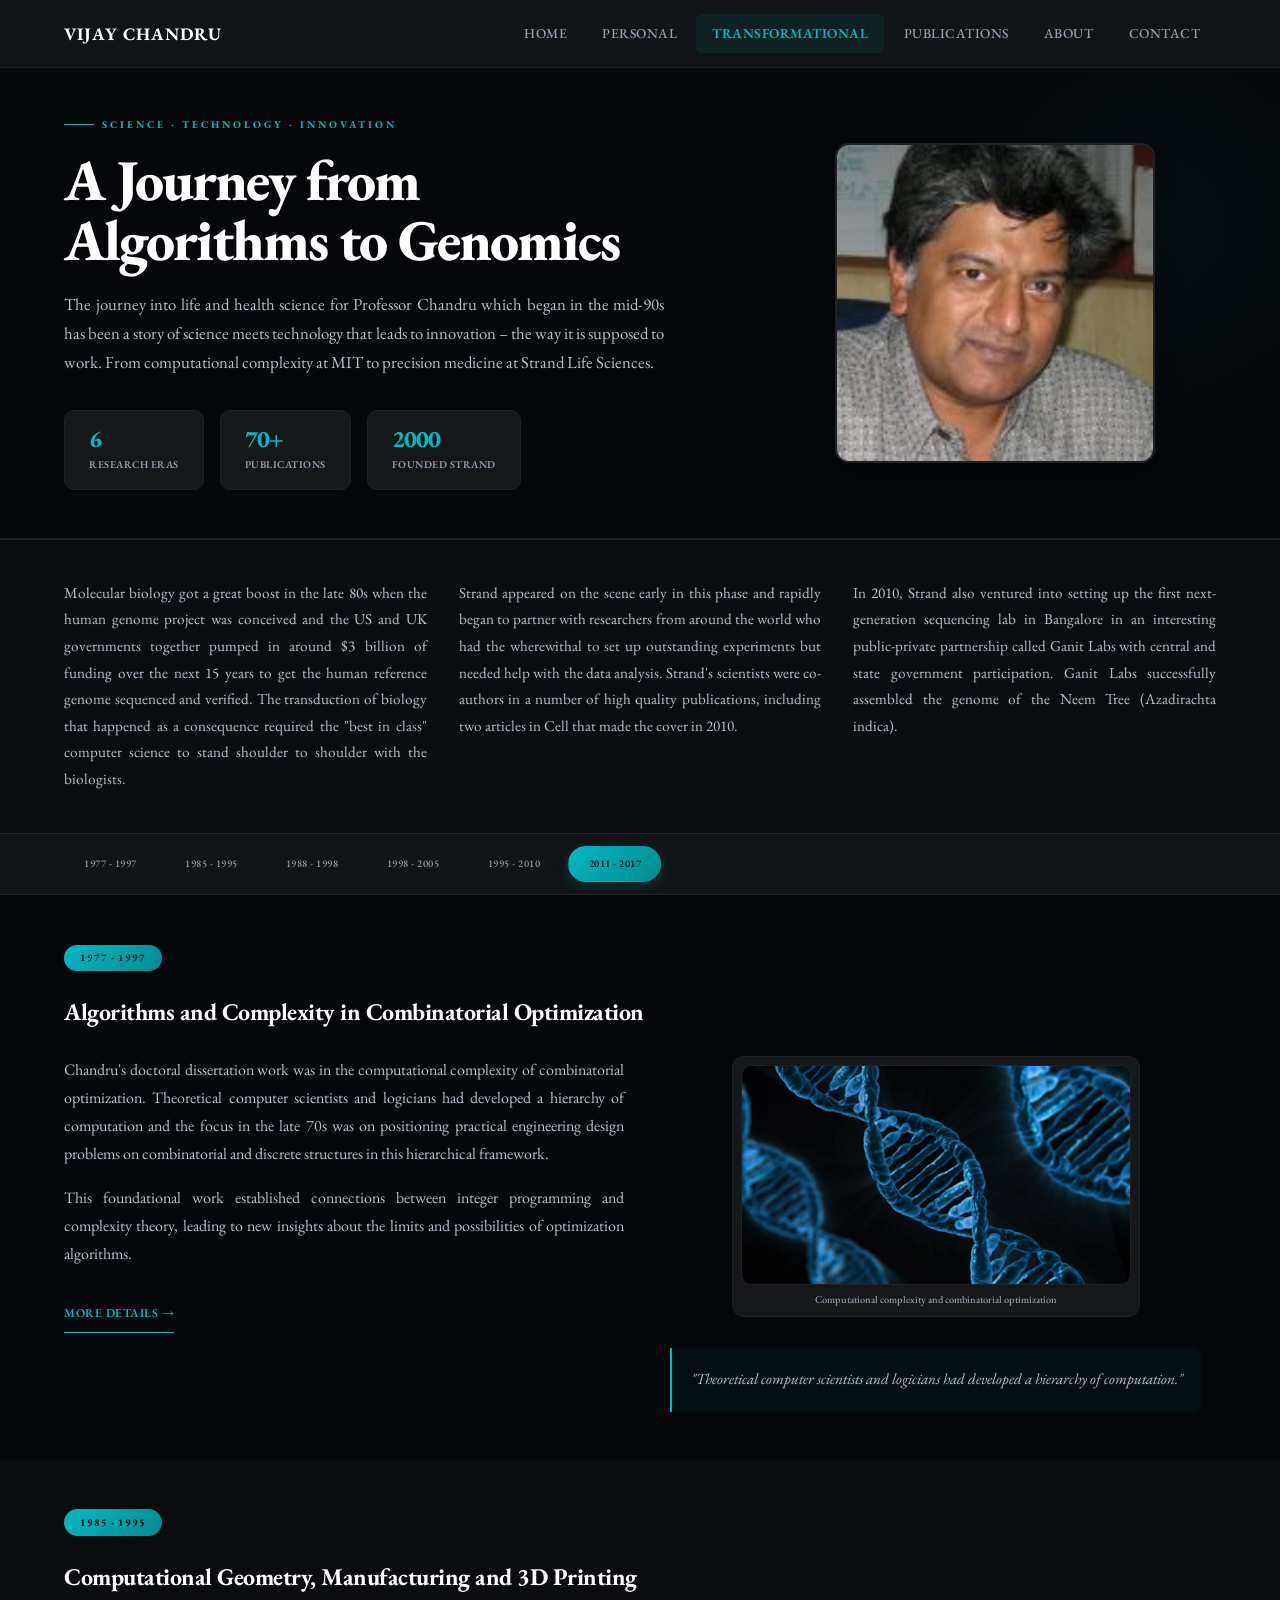
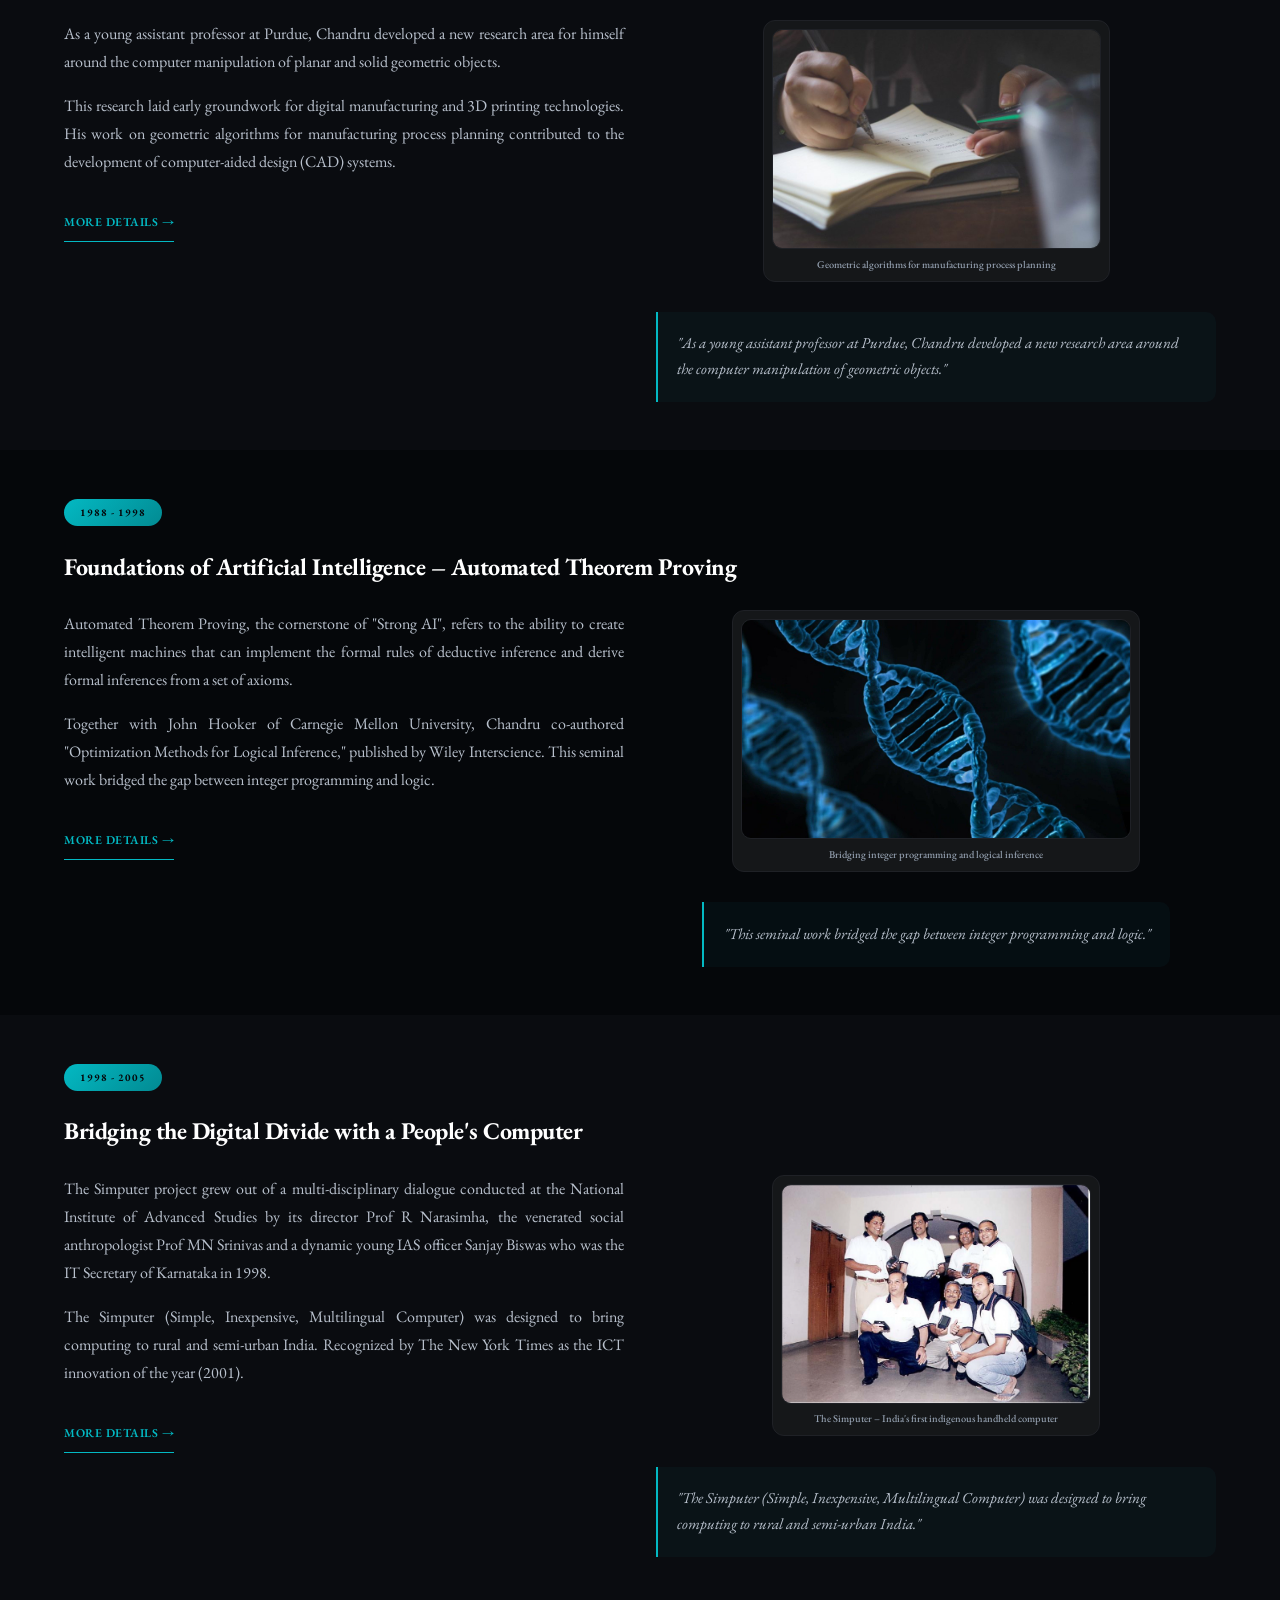
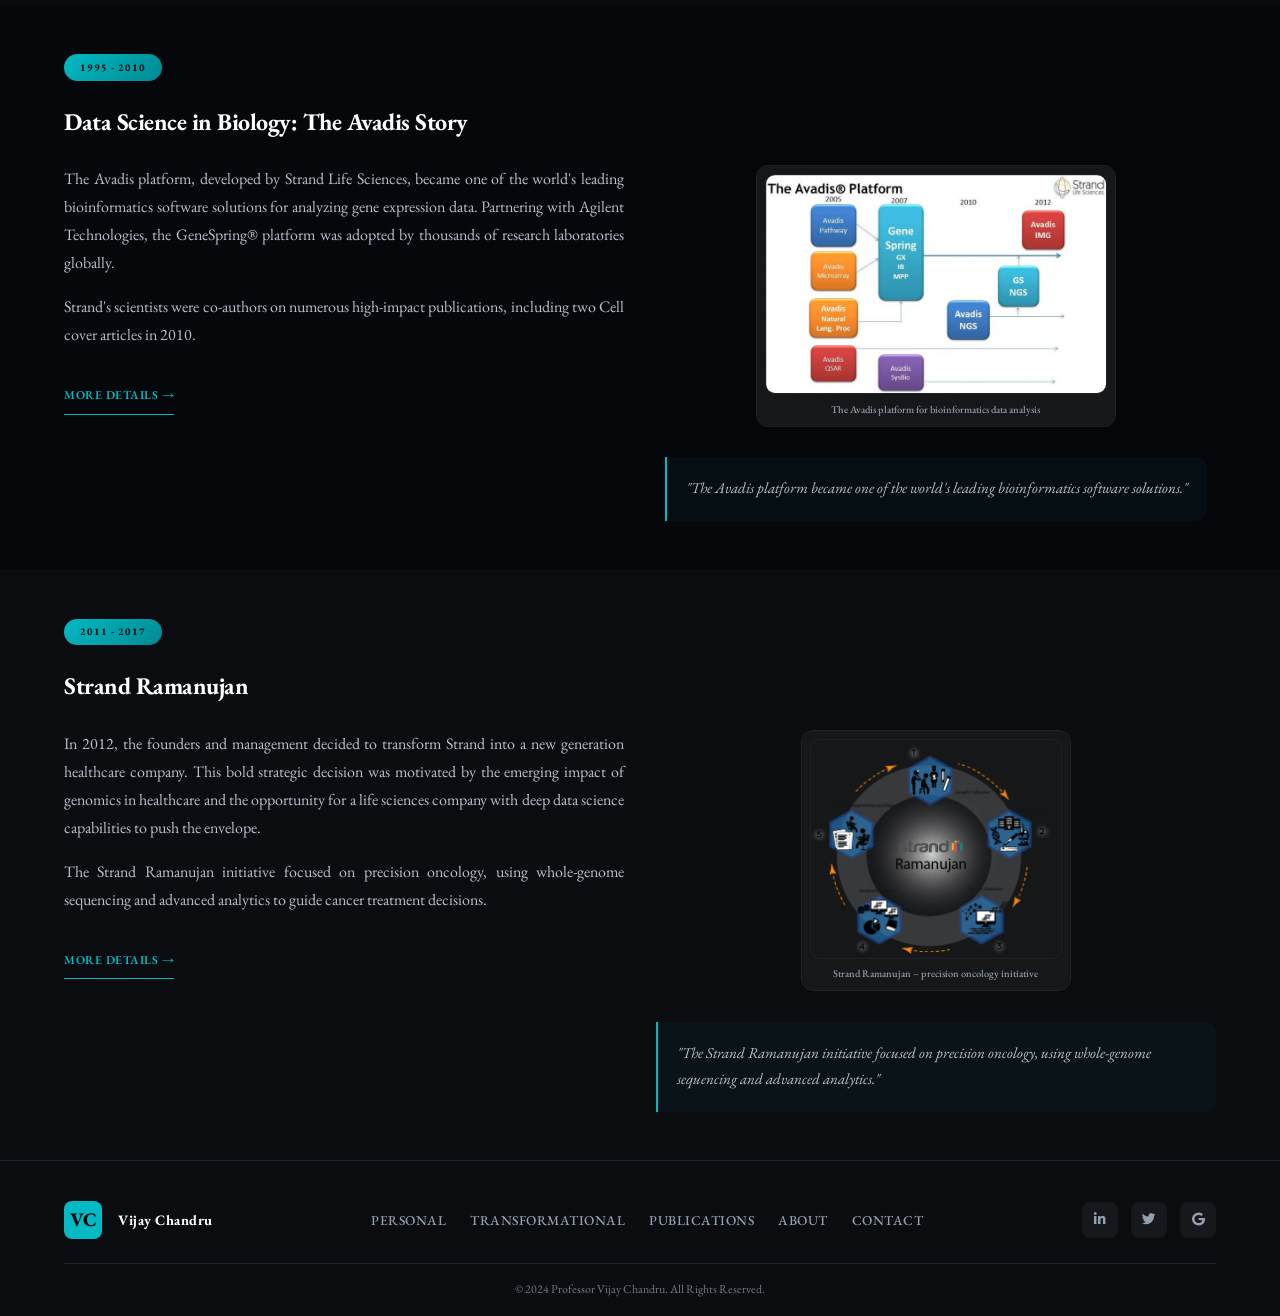
<file: transformational.html>
<!DOCTYPE html>
<html lang="en">
<head>
    <meta charset="UTF-8">
    <meta name="viewport" content="width=device-width, initial-scale=1.0, maximum-scale=5.0">
    <title>Transformational - Vijay Chandru</title>
    <link rel="stylesheet" href="styles.css">
    <link href="https://fonts.googleapis.com/css2?family=EB+Garamond:ital,wght@0,400;0,500;0,600;0,700;0,800;1,400;1,500;1,600;1,700;1,800&display=swap" rel="stylesheet">
    <link rel="stylesheet" href="https://cdnjs.cloudflare.com/ajax/libs/font-awesome/6.4.0/css/all.min.css">
<base target="_blank">
<base target="_blank">
</head>
<body>
    <div class="page-container transformational-page">

        <nav class="top-nav">
            <a href="index.html" class="logo">Vijay Chandru</a>
            <button class="mobile-menu-btn" aria-label="Toggle menu">
                <span></span>
                <span></span>
                <span></span>
            </button>
            <div class="nav-links">
                <a href="index.html">Home</a>
                <a href="personal.html">Personal</a>
                <a href="transformational.html" class="active">Transformational</a>
                <a href="publications.html">Publications</a>
                <a href="about.html">About</a>
                <a href="contact.html">Contact</a>
            </div>
        </nav>

        <!-- Hero Section - Full Width -->
        <section class="personal-hero">
            <div class="personal-hero-inner">
                <div class="personal-hero-left">
                    <div class="personal-hero-label animate-fade-down delay-1">Science · Technology · Innovation</div>
                    <h1 class="personal-hero-title animate-fade-up delay-2">A Journey from<br>Algorithms to Genomics</h1>
                    <p class="personal-hero-desc animate-fade-up delay-3">The journey into life and health science for Professor Chandru which began in the mid-90s has been a story of science meets technology that leads to innovation – the way it is supposed to work. From computational complexity at MIT to precision medicine at Strand Life Sciences.</p>
                    <div class="personal-hero-stats animate-fade-up delay-4">
                        <div class="ph-stat">
                            <span class="ph-num">6</span>
                            <span class="ph-text">Research Eras</span>
                        </div>
                        <div class="ph-stat">
                            <span class="ph-num">70+</span>
                            <span class="ph-text">Publications</span>
                        </div>
                        <div class="ph-stat">
                            <span class="ph-num">2000</span>
                            <span class="ph-text">Founded Strand</span>
                        </div>
                    </div>
                </div>
                <div class="personal-hero-right">
                    <div class="personal-hero-image animate-fade-left delay-3">
                        <img src="Chandru_2007_1-150x150.jpg" alt="Professor Vijay Chandru">
                    </div>
                </div>
            </div>
        </section>

        <!-- Summary Band - Full Width -->
        <section class="summary-band reveal">
            <div class="summary-band-inner">
                <div class="summary-col">
                    <p>Molecular biology got a great boost in the late 80s when the human genome project was conceived and the US and UK governments together pumped in around $3 billion of funding over the next 15 years to get the human reference genome sequenced and verified. The transduction of biology that happened as a consequence required the "best in class" computer science to stand shoulder to shoulder with the biologists.</p>
                </div>
                <div class="summary-col">
                    <p>Strand appeared on the scene early in this phase and rapidly began to partner with researchers from around the world who had the wherewithal to set up outstanding experiments but needed help with the data analysis. Strand's scientists were co-authors in a number of high quality publications, including two articles in Cell that made the cover in 2010.</p>
                </div>
                <div class="summary-col">
                    <p>In 2010, Strand also ventured into setting up the first next-generation sequencing lab in Bangalore in an interesting public-private partnership called Ganit Labs with central and state government participation. Ganit Labs successfully assembled the genome of the Neem Tree (Azadirachta indica).</p>
                </div>
            </div>
        </section>

        <!-- Timeline Nav - Sticky, Horizontal -->
        <div class="timeline-nav-sticky">
            <div class="timeline-nav-scroll">
                <a href="#era1" class="timeline-link active">1977 - 1997</a>
                <a href="#era2" class="timeline-link">1985 - 1995</a>
                <a href="#era3" class="timeline-link">1988 - 1998</a>
                <a href="#era4" class="timeline-link">1998 - 2005</a>
                <a href="#era5" class="timeline-link">1995 - 2010</a>
                <a href="#era6" class="timeline-link">2011 - 2017</a>
            </div>
        </div>

        <!-- Timeline Sections - Full Width -->
        <div class="timeline-fullwidth">
            <section id="era1" class="timeline-section-full reveal">
                <div class="timeline-section-inner">
                    <div class="timeline-section-header">
                        <span class="year-badge">1977 - 1997</span>
                        <h2>Algorithms and Complexity in Combinatorial Optimization</h2>
                    </div>
                    <div class="timeline-section-body two-col">
                        <div class="col-text">
                            <p>Chandru's doctoral dissertation work was in the computational complexity of combinatorial optimization. Theoretical computer scientists and logicians had developed a hierarchy of computation and the focus in the late 70s was on positioning practical engineering design problems on combinatorial and discrete structures in this hierarchical framework.</p>
                            <p>This foundational work established connections between integer programming and complexity theory, leading to new insights about the limits and possibilities of optimization algorithms.</p>
                            <a href="#" class="details-btn">more details →</a>
                        </div>
                        <div class="col-media img-zoom">
                            <div class="media-card hover-lift">
                                <img src="dna-g02956897a_1280.jpg" alt="Algorithms">
                                <div class="media-caption">Computational complexity and combinatorial optimization</div>
                            </div>
                            <div class="side-quote">
                                <p>"Theoretical computer scientists and logicians had developed a hierarchy of computation."</p>
                            </div>
                        </div>
                    </div>
                </div>
            </section>

            <section id="era2" class="timeline-section-full alt reveal">
                <div class="timeline-section-inner">
                    <div class="timeline-section-header">
                        <span class="year-badge">1985 - 1995</span>
                        <h2>Computational Geometry, Manufacturing and 3D Printing</h2>
                    </div>
                    <div class="timeline-section-body two-col reverse">
                        <div class="col-media img-zoom">
                            <div class="media-card hover-lift">
                                <img src="notebook-hand-pen-2178656-768x512.jpg" alt="Geometry">
                                <div class="media-caption">Geometric algorithms for manufacturing process planning</div>
                            </div>
                            <div class="side-quote">
                                <p>"As a young assistant professor at Purdue, Chandru developed a new research area around the computer manipulation of geometric objects."</p>
                            </div>
                        </div>
                        <div class="col-text">
                            <p>As a young assistant professor at Purdue, Chandru developed a new research area for himself around the computer manipulation of planar and solid geometric objects.</p>
                            <p>This research laid early groundwork for digital manufacturing and 3D printing technologies. His work on geometric algorithms for manufacturing process planning contributed to the development of computer-aided design (CAD) systems.</p>
                            <a href="#" class="details-btn">more details →</a>
                        </div>
                    </div>
                </div>
            </section>

            <section id="era3" class="timeline-section-full reveal">
                <div class="timeline-section-inner">
                    <div class="timeline-section-header">
                        <span class="year-badge">1988 - 1998</span>
                        <h2>Foundations of Artificial Intelligence – Automated Theorem Proving</h2>
                    </div>
                    <div class="timeline-section-body two-col">
                        <div class="col-text">
                            <p>Automated Theorem Proving, the cornerstone of "Strong AI", refers to the ability to create intelligent machines that can implement the formal rules of deductive inference and derive formal inferences from a set of axioms.</p>
                            <p>Together with John Hooker of Carnegie Mellon University, Chandru co-authored "Optimization Methods for Logical Inference," published by Wiley Interscience. This seminal work bridged the gap between integer programming and logic.</p>
                            <a href="#" class="details-btn">more details →</a>
                        </div>
                        <div class="col-media img-zoom">
                            <div class="media-card hover-lift">
                                <img src="dna-g02956897a_1280.jpg" alt="AI">
                                <div class="media-caption">Bridging integer programming and logical inference</div>
                            </div>
                            <div class="side-quote">
                                <p>"This seminal work bridged the gap between integer programming and logic."</p>
                            </div>
                        </div>
                    </div>
                </div>
            </section>

            <section id="era4" class="timeline-section-full alt reveal">
                <div class="timeline-section-inner">
                    <div class="timeline-section-header">
                        <span class="year-badge">1998 - 2005</span>
                        <h2>Bridging the Digital Divide with a People's Computer</h2>
                    </div>
                    <div class="timeline-section-body two-col reverse">
                        <div class="col-media img-zoom">
                            <div class="media-card hover-lift">
                                <img src="simputer1-e1654120330995-768x543.png" alt="Simputer">
                                <div class="media-caption">The Simputer – India's first indigenous handheld computer</div>
                            </div>
                            <div class="side-quote">
                                <p>"The Simputer (Simple, Inexpensive, Multilingual Computer) was designed to bring computing to rural and semi-urban India."</p>
                            </div>
                        </div>
                        <div class="col-text">
                            <p>The Simputer project grew out of a multi-disciplinary dialogue conducted at the National Institute of Advanced Studies by its director Prof R Narasimha, the venerated social anthropologist Prof MN Srinivas and a dynamic young IAS officer Sanjay Biswas who was the IT Secretary of Karnataka in 1998.</p>
                            <p>The Simputer (Simple, Inexpensive, Multilingual Computer) was designed to bring computing to rural and semi-urban India. Recognized by The New York Times as the ICT innovation of the year (2001).</p>
                            <a href="#" class="details-btn">more details →</a>
                        </div>
                    </div>
                </div>
            </section>

            <section id="era5" class="timeline-section-full reveal">
                <div class="timeline-section-inner">
                    <div class="timeline-section-header">
                        <span class="year-badge">1995 - 2010</span>
                        <h2>Data Science in Biology: The Avadis Story</h2>
                    </div>
                    <div class="timeline-section-body two-col">
                        <div class="col-text">
                            <p>The Avadis platform, developed by Strand Life Sciences, became one of the world's leading bioinformatics software solutions for analyzing gene expression data. Partnering with Agilent Technologies, the GeneSpring® platform was adopted by thousands of research laboratories globally.</p>
                            <p>Strand's scientists were co-authors on numerous high-impact publications, including two Cell cover articles in 2010.</p>
                            <a href="#" class="details-btn">more details →</a>
                        </div>
                        <div class="col-media img-zoom">
                            <div class="media-card hover-lift">
                                <img src="avadis-768x491.png" alt="Avadis">
                                <div class="media-caption">The Avadis platform for bioinformatics data analysis</div>
                            </div>
                            <div class="side-quote">
                                <p>"The Avadis platform became one of the world's leading bioinformatics software solutions."</p>
                            </div>
                        </div>
                    </div>
                </div>
            </section>

            <section id="era6" class="timeline-section-full alt reveal">
                <div class="timeline-section-inner">
                    <div class="timeline-section-header">
                        <span class="year-badge">2011 - 2017</span>
                        <h2>Strand Ramanujan</h2>
                    </div>
                    <div class="timeline-section-body two-col reverse">
                        <div class="col-media img-zoom">
                            <div class="media-card hover-lift">
                                <img src="strand1-e1649758931403.png" alt="Strand">
                                <div class="media-caption">Strand Ramanujan – precision oncology initiative</div>
                            </div>
                            <div class="side-quote">
                                <p>"The Strand Ramanujan initiative focused on precision oncology, using whole-genome sequencing and advanced analytics."</p>
                            </div>
                        </div>
                        <div class="col-text">
                            <p>In 2012, the founders and management decided to transform Strand into a new generation healthcare company. This bold strategic decision was motivated by the emerging impact of genomics in healthcare and the opportunity for a life sciences company with deep data science capabilities to push the envelope.</p>
                            <p>The Strand Ramanujan initiative focused on precision oncology, using whole-genome sequencing and advanced analytics to guide cancer treatment decisions.</p>
                            <a href="#" class="details-btn">more details →</a>
                        </div>
                    </div>
                </div>
            </section>
        </div>

        <footer class="footer-dense">
            <div class="footer-inner">
                <div class="footer-brand">
                    <span class="footer-logo">VC</span>
                    <p>Vijay Chandru</p>
                </div>
                <div class="footer-links">
                    <a href="personal.html">Personal</a>
                    <a href="transformational.html">Transformational</a>
                    <a href="publications.html">Publications</a>
                    <a href="about.html">About</a>
                    <a href="contact.html">Contact</a>
                </div>
                <div class="footer-social">
                    <a href="https://www.linkedin.com/in/vijaychandru/" aria-label="LinkedIn"><i class="fab fa-linkedin-in"></i></a>
                    <a href="https://x.com/vijaychandru" aria-label="Twitter / X"><i class="fab fa-twitter"></i></a>
                    <a href="https://scholar.google.com/citations?hl=en&user=htZaBHsAAAAJ" aria-label="Google Scholar"><i class="fab fa-google"></i></a>
                </div>
            </div>
            <div class="footer-bottom">
                <p>© 2024 Professor Vijay Chandru. All Rights Reserved.</p>
            </div>
        </footer>
    </div>
    <script src="script.js"></script>

<script>
// ===== TIMELINE NAV ACTIVE STATE ON SCROLL =====
(function() {
    const navLinks = document.querySelectorAll('.timeline-nav-sticky .timeline-link');
    const sections = document.querySelectorAll('.timeline-section-full');

    if (!navLinks.length || !sections.length) return;

    const sectionToLink = {};
    navLinks.forEach(link => {
        const href = link.getAttribute('href');
        if (href && href.startsWith('#')) {
            sectionToLink[href.slice(1)] = link;
        }
    });

    const observerOptions = {
        root: null,
        rootMargin: '-20% 0px -60% 0px',
        threshold: 0
    };

    let currentActiveId = null;

    const observer = new IntersectionObserver((entries) => {
        entries.forEach(entry => {
            if (entry.isIntersecting) {
                const id = entry.target.id;
                if (currentActiveId !== id) {
                    currentActiveId = id;
                    navLinks.forEach(link => link.classList.remove('active'));
                    const activeLink = sectionToLink[id];
                    if (activeLink) {
                        activeLink.classList.add('active');
                        activeLink.scrollIntoView({ behavior: 'smooth', inline: 'center', block: 'nearest' });
                    }
                }
            }
        });
    }, observerOptions);

    sections.forEach(section => observer.observe(section));

    navLinks.forEach(link => {
        link.addEventListener('click', function(e) {
            e.preventDefault();
            const href = this.getAttribute('href');
            if (!href) return;

            const target = document.querySelector(href);
            if (target) {
                navLinks.forEach(l => l.classList.remove('active'));
                this.classList.add('active');
                currentActiveId = href.slice(1);

                const navHeight = document.querySelector('.timeline-nav-sticky').offsetHeight;
                const topNavHeight = document.querySelector('.top-nav').offsetHeight;
                const offset = navHeight + topNavHeight + 20;
                const targetPosition = target.getBoundingClientRect().top + window.pageYOffset - offset;

                window.scrollTo({
                    top: targetPosition,
                    behavior: 'smooth'
                });
            }
        });
    });
})();
</script>


<script>
// ===== SCROLL-TRIGGERED ANIMATIONS =====
(function() {
    const revealElements = document.querySelectorAll('.reveal, .reveal-left, .reveal-right, .reveal-scale');

    if (!revealElements.length) return;

    const observerOptions = {
        root: null,
        rootMargin: '0px 0px -50px 0px',
        threshold: 0.1
    };

    const revealObserver = new IntersectionObserver((entries) => {
        entries.forEach(entry => {
            if (entry.isIntersecting) {
                entry.target.classList.add('visible');
                // Optionally unobserve after first reveal
                // revealObserver.unobserve(entry.target);
            }
        });
    }, observerOptions);

    revealElements.forEach(el => revealObserver.observe(el));
})();

// ===== PARALLAX EFFECT FOR HERO BACKGROUND =====
(function() {
    const heroPattern = document.querySelector('.hero-bg-pattern');
    if (!heroPattern) return;

    let ticking = false;

    window.addEventListener('scroll', () => {
        if (!ticking) {
            window.requestAnimationFrame(() => {
                const scrollY = window.pageYOffset;
                heroPattern.style.transform = `translateY(${scrollY * 0.3}px)`;
                ticking = false;
            });
            ticking = true;
        }
    });
})();

// ===== SMOOTH SCROLL FOR ANCHOR LINKS =====
document.querySelectorAll('a[href^="#"]').forEach(anchor => {
    anchor.addEventListener('click', function(e) {
        e.preventDefault();
        const target = document.querySelector(this.getAttribute('href'));
        if (target) {
            target.scrollIntoView({
                behavior: 'smooth',
                block: 'start'
            });
        }
    });
});

// ===== NAVBAR BACKGROUND ON SCROLL =====
(function() {
    const nav = document.querySelector('.top-nav');
    if (!nav) return;

    window.addEventListener('scroll', () => {
        if (window.scrollY > 50) {
            nav.style.background = 'rgba(5, 7, 10, 0.95)';
            nav.style.backdropFilter = 'blur(20px)';
        } else {
            nav.style.background = 'var(--glass)';
        }
    });
})();
</script>

</body>
</html>
</file>
<file: styles.css>
/* styles.css - Dark Theme Design System for Vijay Chandru Website */

* {
    margin: 0;
    padding: 0;
    box-sizing: border-box;
}

:root {
    /* Dark Theme Color Palette */
    --bg-primary: #05070a;
    --bg-secondary: #0a0c10;
    --bg-card: #151719;
    --bg-card-hover: #1a1c1f;
    --bg-elevated: #1c1e22;
    --border-subtle: #1f2126;
    --border-default: #2a2d33;
    --border-accent: rgba(3, 185, 195, 0.2);

    --accent: #03B9C3;
    --accent-light: #4DD0E1;
    --accent-dark: #028A92;
    --accent-glow: rgba(3, 185, 195, 0.15);

    --text-primary: #ffffff;
    --text-secondary: #b8c0cc;
    --text-muted: #94a0b0;
    --text-dim: #6e7a8a;

    --shadow-sm: 0 1px 2px rgba(0, 0, 0, 0.3);
    --shadow: 0 4px 6px -1px rgba(0, 0, 0, 0.4), 0 2px 4px -2px rgba(0, 0, 0, 0.3);
    --shadow-lg: 0 10px 15px -3px rgba(0, 0, 0, 0.5), 0 4px 6px -4px rgba(0, 0, 0, 0.3);
    --shadow-xl: 0 20px 25px -5px rgba(0, 0, 0, 0.5), 0 8px 10px -6px rgba(0, 0, 0, 0.4);
    --shadow-glow: 0 0 20px rgba(3, 185, 195, 0.1);

    --glass: rgba(21, 23, 25, 0.85);
    --glass-border: rgba(255, 255, 255, 0.05);
}

html {
    scroll-behavior: smooth;
}

body {
    font-family: 'EB Garamond', 'Garamond', 'Georgia', serif;
    background-color: var(--bg-primary);
    color: var(--text-primary);
    line-height: 1.65;
    overflow-x: hidden;
    font-size: 16px;
    -webkit-font-smoothing: antialiased;
    -moz-osx-font-smoothing: grayscale;
}

/* ===== NAVIGATION ===== */
.top-nav {
    position: sticky;
    top: 0;
    z-index: 100;
    display: flex;
    justify-content: space-between;
    align-items: center;
    padding: 0.9rem 5%;
    background: var(--glass);
    backdrop-filter: blur(20px);
    -webkit-backdrop-filter: blur(20px);
    border-bottom: 1px solid var(--border-subtle);
    flex-wrap: wrap;
}

.logo {
    font-size: 1.1rem;
    font-weight: 700;
    letter-spacing: 1px;
    color: var(--text-primary);
    text-decoration: none;
    transition: all 0.3s ease;
    padding: 0.3rem 0;
    text-transform: uppercase;
}

.logo:hover {
    color: var(--accent);
}

.nav-links {
    display: flex;
    gap: 0.2rem;
}

.nav-links a {
    color: var(--text-muted);
    text-decoration: none;
    font-size: 0.85rem;
    font-weight: 500;
    padding: 0.5rem 1rem;
    border-radius: 6px;
    transition: all 0.3s ease;
    position: relative;
    letter-spacing: 0.5px;
    text-transform: uppercase;
}

.nav-links a:hover {
    color: var(--text-primary);
    background: rgba(255, 255, 255, 0.03);
}

.nav-links a.active {
    color: var(--accent);
    background: rgba(3, 185, 195, 0.08);
    font-weight: 600;
}

.mobile-menu-btn {
    display: none;
    background: none;
    border: none;
    cursor: pointer;
    flex-direction: column;
    gap: 4px;
    padding: 0.5rem;
    width: 40px;
    height: 40px;
    align-items: center;
    justify-content: center;
    border-radius: 8px;
    transition: background 0.3s ease;
}

.mobile-menu-btn:hover {
    background: rgba(255, 255, 255, 0.05);
}

.mobile-menu-btn span {
    width: 22px;
    height: 2px;
    background: var(--text-secondary);
    border-radius: 2px;
    transition: 0.3s;
    display: block;
}

/* ===== PAGE HEADER ===== */
.page-header {
    text-align: center;
    padding: 3rem 5% 2rem;
    background: var(--bg-primary);
}

.page-header h1 {
    font-size: clamp(1.9rem, 3.8vw, 2.6rem);
    font-weight: 800;
    letter-spacing: -1px;
    color: var(--text-primary);
    text-align: center;
}

.page-header .accent {
    color: var(--accent);
}

.header-line {
    width: 60px;
    height: 3px;
    background: linear-gradient(90deg, var(--accent), var(--accent-light));
    margin: 1rem auto;
    border-radius: 2px;
}

.page-header p {
    color: var(--text-secondary);
    max-width: 600px;
    margin: 0 auto;
    text-align: center;
    font-size: 1.05rem;
    line-height: 1.7;
}

/* ===== HERO - UNIFIED ===== */
.hero-unified {
    min-height: calc(100vh - 60px);
    position: relative;
    background: var(--bg-primary);
    overflow: hidden;
    display: flex;
    align-items: center;
    padding: 3rem 5%;
}

.hero-bg-pattern {
    position: absolute;
    top: 0;
    left: 0;
    width: 100%;
    height: 100%;
    background-image: 
        radial-gradient(circle at 20% 30%, rgba(3, 185, 195, 0.03) 0%, transparent 50%),
        radial-gradient(circle at 80% 70%, rgba(3, 185, 195, 0.02) 0%, transparent 50%);
    pointer-events: none;
}

.hero-inner {
    position: relative;
    z-index: 2;
    max-width: 1400px;
    margin: 0 auto;
    width: 100%;
    display: grid;
    grid-template-columns: 1.1fr 1fr;
    gap: 4rem;
    align-items: center;
}

.hero-left {
    padding: 1rem 0;
}

.hero-label {
    font-size: 0.65rem;
    font-weight: 700;
    letter-spacing: 4px;
    color: var(--accent);
    margin-bottom: 1.2rem;
    text-transform: uppercase;
    display: flex;
    align-items: center;
    gap: 0.5rem;
}

.hero-label::before {
    content: '';
    width: 30px;
    height: 1px;
    background: var(--accent);
    border-radius: 1px;
}

.hero-name {
    font-size: clamp(2.8rem, 6.5vw, 5.5rem);
    font-weight: 900;
    line-height: 0.95;
    letter-spacing: -3px;
    color: var(--text-primary);
    margin-bottom: 1.5rem;
}

.hero-mission {
    display: flex;
    align-items: center;
    gap: 0.6rem;
    margin-bottom: 1.5rem;
    flex-wrap: wrap;
}

.mission-word {
    font-size: clamp(1rem, 2vw, 1.4rem);
    font-weight: 800;
    background: linear-gradient(135deg, var(--accent), var(--accent-light));
    -webkit-background-clip: text;
    -webkit-text-fill-color: transparent;
    background-clip: text;
    letter-spacing: 1px;
}

.mission-sep {
    color: var(--accent);
    font-size: 1.2rem;
    font-weight: 300;
    opacity: 0.6;
}

.hero-desc {
    font-size: 1.05rem;
    color: var(--text-secondary);
    max-width: 520px;
    margin-bottom: 2rem;
    line-height: 1.75;
    text-align: justify;
}

.hero-cta {
    display: flex;
    gap: 1rem;
    flex-wrap: wrap;
}

.btn-primary {
    display: inline-flex;
    align-items: center;
    justify-content: center;
    gap: 0.5rem;
    background: linear-gradient(135deg, var(--accent), var(--accent-dark));
    color: var(--bg-primary);
    padding: 1rem 2rem;
    border-radius: 8px;
    text-decoration: none;
    font-weight: 700;
    font-size: 0.85rem;
    transition: all 0.3s cubic-bezier(0.4, 0, 0.2, 1);
    border: none;
    cursor: pointer;
    box-shadow: 0 4px 15px rgba(3, 185, 195, 0.25);
    white-space: nowrap;
    letter-spacing: 0.5px;
    text-transform: uppercase;
}

.btn-primary:hover {
    transform: translateY(-2px);
    box-shadow: 0 8px 25px rgba(3, 185, 195, 0.35);
    gap: 0.8rem;
}

.btn-secondary {
    display: inline-flex;
    align-items: center;
    justify-content: center;
    gap: 0.5rem;
    background: transparent;
    color: var(--accent);
    padding: 1rem 2rem;
    border-radius: 8px;
    text-decoration: none;
    font-weight: 600;
    font-size: 0.85rem;
    transition: all 0.3s ease;
    border: 1px solid rgba(3, 185, 195, 0.3);
    white-space: nowrap;
    letter-spacing: 0.5px;
    text-transform: uppercase;
}

.btn-secondary:hover {
    background: rgba(3, 185, 195, 0.08);
    border-color: var(--accent);
    transform: translateY(-2px);
}

/* ===== COUNTDOWN PANEL ===== */
.hero-right {
    display: flex;
    flex-direction: column;
    gap: 1.2rem;
}

.countdown-panel {
    background: var(--bg-card);
    border: 1px solid var(--border-subtle);
    border-radius: 16px;
    padding: 1.8rem;
    box-shadow: var(--shadow-xl);
    position: relative;
    overflow: hidden;
}

.countdown-panel::before {
    content: '';
    position: absolute;
    top: 0;
    left: 0;
    width: 100%;
    height: 2px;
    background: linear-gradient(90deg, var(--accent), var(--accent-light));
}

.countdown-header {
    display: flex;
    align-items: center;
    gap: 0.6rem;
    margin-bottom: 1.2rem;
    padding-bottom: 0.8rem;
    border-bottom: 1px solid var(--border-subtle);
}

.countdown-header i {
    font-size: 0.9rem;
    color: var(--accent);
}

.countdown-header span {
    font-size: 0.65rem;
    font-weight: 700;
    letter-spacing: 2px;
    color: var(--accent);
    text-transform: uppercase;
}

.countdown-grid {
    display: grid;
    grid-template-columns: repeat(4, 1fr);
    gap: 0.6rem;
    margin-bottom: 1.2rem;
}

.countdown-cell {
    text-align: center;
    padding: 1rem 0.3rem;
    background: var(--bg-primary);
    border-radius: 10px;
    border: 1px solid var(--border-subtle);
    transition: all 0.3s ease;
    position: relative;
}

.countdown-cell:hover {
    transform: translateY(-3px);
    border-color: var(--border-accent);
    box-shadow: var(--shadow-glow);
}

.countdown-cell::after {
    content: '';
    position: absolute;
    bottom: 0;
    left: 10%;
    width: 80%;
    height: 2px;
    background: linear-gradient(90deg, var(--accent), var(--accent-light));
    border-radius: 2px;
    opacity: 0;
    transition: opacity 0.3s ease;
}

.countdown-cell:hover::after {
    opacity: 1;
}

.count-num {
    display: block;
    font-size: 2rem;
    font-weight: 800;
    color: var(--accent);
    line-height: 1;
    font-family: 'EB Garamond', 'Garamond', 'Georgia', serif;
    letter-spacing: -1px;
    margin-bottom: 0.3rem;
}

.count-label {
    font-size: 0.65rem;
    font-weight: 700;
    color: var(--text-muted);
    letter-spacing: 1.5px;
    text-transform: uppercase;
}

.countdown-progress {
    margin-top: 0.3rem;
}

.progress-bar {
    width: 100%;
    height: 4px;
    background: var(--bg-primary);
    border-radius: 2px;
    overflow: hidden;
    margin-bottom: 0.4rem;
}

.progress-fill {
    height: 100%;
    background: linear-gradient(90deg, var(--accent), var(--accent-light));
    border-radius: 2px;
    transition: width 1s ease;
}

.progress-text {
    font-size: 0.75rem;
    color: var(--text-muted);
    font-weight: 500;
    display: block;
    text-align: center;
}

/* Hero Stats Row */
.hero-stats-row {
    display: grid;
    grid-template-columns: repeat(3, 1fr);
    gap: 0.8rem;
}

.hero-stat {
    display: flex;
    align-items: center;
    gap: 0.7rem;
    background: var(--bg-card);
    padding: 0.9rem 1rem;
    border-radius: 10px;
    border: 1px solid var(--border-subtle);
    transition: all 0.3s ease;
}

.hero-stat:hover {
    transform: translateY(-2px);
    border-color: var(--border-accent);
}

.hero-stat i {
    font-size: 1rem;
    color: var(--accent);
    width: 32px;
    height: 32px;
    display: flex;
    align-items: center;
    justify-content: center;
    background: rgba(3, 185, 195, 0.08);
    border-radius: 8px;
    flex-shrink: 0;
}

.hero-stat div {
    display: flex;
    flex-direction: column;
    min-width: 0;
}

.st-num {
    font-size: 1.1rem;
    font-weight: 800;
    color: var(--text-primary);
    line-height: 1;
}

.st-text {
    font-size: 0.65rem;
    color: var(--text-muted);
    font-weight: 600;
    letter-spacing: 0.5px;
    text-transform: uppercase;
}

/* ===== BENTO - EQUAL 3×2 GRID ===== */
.bento-fullwidth {
    padding: 4rem 0;
    background: var(--bg-primary);
    width: 100%;
}

.bento-header {
    text-align: center;
    margin-bottom: 2.5rem;
    padding: 0 5%;
}

.section-label {
    font-size: 0.65rem;
    font-weight: 700;
    letter-spacing: 4px;
    color: var(--accent);
    text-transform: uppercase;
    margin-bottom: 0.8rem;
    display: block;
}

.bento-header h2 {
    font-size: clamp(1.7rem, 3.2vw, 2.5rem);
    font-weight: 800;
    letter-spacing: -1px;
    color: var(--text-primary);
    line-height: 1.15;
}

.accent {
    color: var(--accent);
}

.bento-grid-equal {
    display: grid;
    grid-template-columns: repeat(3, 1fr);
    grid-auto-rows: 1fr;
    gap: 1rem;
    padding: 0 5%;
    max-width: 1400px;
    margin: 0 auto;
}

.bento-card-equal {
    background: var(--bg-card);
    border: 1px solid var(--border-subtle);
    border-radius: 14px;
    padding: 1.6rem;
    transition: all 0.4s cubic-bezier(0.4, 0, 0.2, 1);
    position: relative;
    overflow: hidden;
    display: flex;
    flex-direction: column;
    height: 100%;
}

.bento-hover-line {
    position: absolute;
    top: 0;
    left: 0;
    width: 100%;
    height: 2px;
    background: linear-gradient(90deg, var(--accent), var(--accent-light));
    transform: scaleX(0);
    transform-origin: left;
    transition: transform 0.4s ease;
}

.bento-card-equal:hover .bento-hover-line {
    transform: scaleX(1);
}

.bento-card-equal:hover {
    transform: translateY(-4px);
    box-shadow: var(--shadow-xl), var(--shadow-glow);
    border-color: var(--border-accent);
    background: var(--bg-card-hover);
}

.bento-top {
    display: flex;
    justify-content: space-between;
    align-items: center;
    margin-bottom: 1rem;
}

.bento-icon {
    width: 40px;
    height: 40px;
    background: rgba(3, 185, 195, 0.08);
    border-radius: 10px;
    display: flex;
    align-items: center;
    justify-content: center;
    transition: all 0.3s ease;
    flex-shrink: 0;
}

.bento-card-equal:hover .bento-icon {
    background: linear-gradient(135deg, var(--accent), var(--accent-dark));
    transform: scale(1.05);
}

.bento-icon i {
    font-size: 1.1rem;
    color: var(--accent);
    transition: color 0.3s ease;
}

.bento-card-equal:hover .bento-icon i {
    color: var(--bg-primary);
}

.bento-tag {
    padding: 0.25rem 0.7rem;
    background: rgba(3, 185, 195, 0.08);
    color: var(--accent);
    font-size: 0.65rem;
    font-weight: 700;
    border-radius: 20px;
    letter-spacing: 1px;
    text-transform: uppercase;
    flex-shrink: 0;
}

.bento-card-equal h3 {
    font-size: 1.1rem;
    font-weight: 700;
    color: var(--text-primary);
    margin-bottom: 0.6rem;
}

.bento-card-equal p {
    font-size: 0.9rem;
    color: var(--text-secondary);
    line-height: 1.7;
    flex-grow: 1;
    margin-bottom: 0.5rem;
}

.bento-link {
    display: inline-flex;
    align-items: center;
    gap: 0.4rem;
    color: var(--accent);
    text-decoration: none;
    font-weight: 600;
    font-size: 0.75rem;
    margin-top: auto;
    padding-top: 0.5rem;
    transition: gap 0.3s ease;
    text-transform: uppercase;
    letter-spacing: 0.5px;
}

.bento-link:hover {
    gap: 0.7rem;
}

/* ===== MISSION BAND ===== */
.mission-band {
    background: var(--bg-secondary);
    padding: 4rem 5%;
    position: relative;
    overflow: hidden;
    border-top: 1px solid var(--border-subtle);
    border-bottom: 1px solid var(--border-subtle);
}

.mission-band::before {
    content: '';
    position: absolute;
    top: 0;
    right: 0;
    width: 400px;
    height: 400px;
    background: radial-gradient(circle, rgba(3, 185, 195, 0.04) 0%, transparent 70%);
}

.mission-band-inner {
    max-width: 1200px;
    margin: 0 auto;
    display: grid;
    grid-template-columns: 1fr 1.3fr;
    gap: 4rem;
    align-items: start;
    position: relative;
    z-index: 1;
}

.mission-band-left h2 {
    font-size: clamp(1.7rem, 3.2vw, 2.5rem);
    font-weight: 800;
    letter-spacing: -1px;
    line-height: 1.15;
    color: var(--text-primary);
}

.gradient-text {
    color: var(--accent);
}

.mission-band-right p {
    font-size: 0.95rem;
    color: var(--text-secondary);
    line-height: 1.75;
    margin-bottom: 1rem;
    text-align: justify;
}

.text-link {
    display: inline-flex;
    align-items: center;
    gap: 0.5rem;
    color: var(--accent);
    text-decoration: none;
    font-weight: 600;
    font-size: 0.85rem;
    margin-top: 0.5rem;
    transition: gap 0.3s ease;
    text-transform: uppercase;
    letter-spacing: 0.5px;
}

.text-link:hover {
    gap: 0.8rem;
}

/* ===== NEWS BAND ===== */
.news-band {
    padding: 3rem 5%;
    background: var(--bg-primary);
}

.news-band-inner {
    max-width: 800px;
    margin: 0 auto;
    background: var(--bg-card);
    border: 1px solid var(--border-subtle);
    border-radius: 16px;
    padding: 2.5rem;
    text-align: center;
    position: relative;
    overflow: hidden;
    transition: all 0.4s ease;
}

.news-band-inner:hover {
    box-shadow: var(--shadow-xl);
    transform: translateY(-3px);
    border-color: var(--border-accent);
}

.news-band-inner::before {
    content: '';
    position: absolute;
    top: 0;
    left: 0;
    width: 100%;
    height: 2px;
    background: linear-gradient(90deg, var(--accent), var(--accent-light));
}

.news-badge-pill {
    display: inline-block;
    padding: 0.4rem 1rem;
    background: linear-gradient(135deg, var(--accent), var(--accent-dark));
    color: var(--bg-primary);
    font-size: 0.65rem;
    font-weight: 700;
    letter-spacing: 2px;
    text-transform: uppercase;
    border-radius: 20px;
    margin-bottom: 1rem;
}

.news-band-inner h3 {
    font-size: 1.4rem;
    font-weight: 700;
    color: var(--text-primary);
    margin-bottom: 0.5rem;
}

.news-band-inner p {
    color: var(--text-secondary);
    font-size: 0.9rem;
    margin-bottom: 1.5rem;
    max-width: 500px;
    margin-left: auto;
    margin-right: auto;
}

/* ===== PERSONAL PAGE - FULL WIDTH HERO ===== */
.personal-hero {
    background: var(--bg-primary);
    padding: 3rem 5%;
    position: relative;
    overflow: hidden;
    min-height: auto;
    border-bottom: 1px solid var(--border-subtle);
}

.personal-hero::before {
    content: '';
    position: absolute;
    top: -20%;
    right: -10%;
    width: 500px;
    height: 500px;
    background: radial-gradient(circle, rgba(3, 185, 195, 0.04) 0%, transparent 70%);
    border-radius: 50%;
}

.personal-hero-inner {
    max-width: 1400px;
    margin: 0 auto;
    display: grid;
    grid-template-columns: 1.2fr 0.8fr;
    gap: 3rem;
    align-items: center;
    position: relative;
    z-index: 1;
}

.personal-hero-label {
    font-size: 0.65rem;
    font-weight: 700;
    letter-spacing: 3px;
    color: var(--accent);
    text-transform: uppercase;
    margin-bottom: 1rem;
    display: flex;
    align-items: center;
    gap: 0.5rem;
}

.personal-hero-label::before {
    content: '';
    width: 30px;
    height: 1px;
    background: var(--accent);
    border-radius: 1px;
}

.personal-hero-title {
    font-size: clamp(2.2rem, 4.5vw, 3.6rem);
    font-weight: 900;
    line-height: 1.05;
    letter-spacing: -2px;
    color: var(--text-primary);
    margin-bottom: 1.2rem;
}

.personal-hero-desc {
    font-size: 1.05rem;
    color: var(--text-secondary);
    line-height: 1.75;
    max-width: 600px;
    margin-bottom: 2rem;
    text-align: justify;
}

.personal-hero-stats {
    display: flex;
    gap: 1rem;
    flex-wrap: wrap;
}

.ph-stat {
    display: flex;
    flex-direction: column;
    padding: 1rem 1.5rem;
    background: var(--bg-card);
    border: 1px solid var(--border-subtle);
    border-radius: 10px;
    min-width: 100px;
    transition: all 0.3s ease;
}

.ph-stat:hover {
    transform: translateY(-2px);
    border-color: var(--border-accent);
    box-shadow: var(--shadow-glow);
}

.ph-num {
    font-size: 1.5rem;
    font-weight: 800;
    color: var(--accent);
    line-height: 1;
    letter-spacing: -1px;
}

.ph-text {
    font-size: 0.65rem;
    font-weight: 600;
    color: var(--text-muted);
    letter-spacing: 0.5px;
    text-transform: uppercase;
    margin-top: 0.3rem;
}

.personal-hero-image {
    display: flex;
    justify-content: center;
    align-items: center;
}

.personal-hero-image img {
    width: 100%;
    max-width: 320px;
    border-radius: 14px;
    border: 2px solid var(--border-subtle);
    box-shadow: var(--shadow-xl);
    transition: all 0.4s ease;
}

.personal-hero-image img:hover {
    transform: scale(1.02);
    border-color: var(--border-accent);
    box-shadow: var(--shadow-xl), var(--shadow-glow);
}

/* ===== SUMMARY BAND - DENSE 3-COLUMN ===== */
.summary-band {
    background: var(--bg-secondary);
    padding: 2.5rem 5%;
    border-top: 1px solid var(--border-subtle);
    border-bottom: 1px solid var(--border-subtle);
}

.summary-band-inner {
    max-width: 1400px;
    margin: 0 auto;
    display: grid;
    grid-template-columns: repeat(3, 1fr);
    gap: 2rem;
}

.summary-col p {
    font-size: 0.95rem;
    color: var(--text-secondary);
    line-height: 1.75;
    text-align: justify;
    margin: 0;
}

/* ===== TIMELINE NAV - STICKY HORIZONTAL ===== */
.timeline-nav-sticky {
    position: sticky;
    top: 56px;
    z-index: 50;
    background: var(--glass);
    backdrop-filter: blur(20px);
    -webkit-backdrop-filter: blur(20px);
    border-bottom: 1px solid var(--border-subtle);
    padding: 0.8rem 5%;
    overflow-x: auto;
    -webkit-overflow-scrolling: touch;
    scrollbar-width: none;
}

.timeline-nav-sticky::-webkit-scrollbar {
    display: none;
}

.timeline-nav-scroll {
    display: flex;
    gap: 0.5rem;
    max-width: 1400px;
    margin: 0 auto;
    flex-wrap: nowrap;
    min-width: max-content;
}

.timeline-nav-scroll .timeline-link {
    padding: 0.5rem 1.2rem;
    border-radius: 20px;
    font-size: 0.65rem;
    font-weight: 500;
    white-space: nowrap;
    transition: all 0.3s ease;
    text-decoration: none;
    color: var(--text-muted);
    border: 1px solid transparent;
    letter-spacing: 0.5px;
}

.timeline-nav-scroll .timeline-link:hover {
    background: rgba(3, 185, 195, 0.06);
    color: var(--accent);
}

.timeline-nav-scroll .timeline-link.active {
    background: linear-gradient(135deg, var(--accent), var(--accent-dark));
    color: var(--bg-primary);
    font-weight: 600;
    box-shadow: 0 4px 12px rgba(3, 185, 195, 0.2);
}

/* ===== TIMELINE FULLWIDTH ===== */
.timeline-fullwidth {
    width: 100%;
}

.timeline-section-full {
    padding: 3rem 5%;
    position: relative;
    transition: all 0.4s ease;
}

.timeline-section-full.alt {
    background: var(--bg-secondary);
}

.timeline-section-full:not(.alt) {
    background: var(--bg-primary);
}

.timeline-section-inner {
    max-width: 1400px;
    margin: 0 auto;
}

.timeline-section-header {
    margin-bottom: 1.5rem;
}

.timeline-section-header h2 {
    font-size: 1.5rem;
    font-weight: 700;
    color: var(--text-primary);
    margin-top: 0.5rem;
    letter-spacing: -0.5px;
}

.timeline-section-body {
    display: grid;
    grid-template-columns: 1fr 1fr;
    gap: 2.5rem;
    align-items: start;
}

.timeline-section-body .col-text p {
    font-size: 1rem;
    line-height: 1.75;
    color: var(--text-secondary);
    text-align: justify;
    margin-bottom: 1rem;
}

/* ===== PUBLICATIONS PAGE - DARK CARD GRID ===== */
.publications-page {
    background: var(--bg-primary);
    min-height: 100vh;
}

.publications-content {
    max-width: 1400px;
    margin: 0 auto;
    padding: 0 5% 4rem;
}

.publications-header {
    text-align: center;
    padding: 3rem 5% 2rem;
}

.publications-header h1 {
    font-size: clamp(1.9rem, 3.8vw, 2.6rem);
    font-weight: 800;
    letter-spacing: -1px;
    color: var(--text-primary);
}

.publications-header .accent {
    color: var(--accent);
}

.publications-header p {
    color: var(--text-secondary);
    max-width: 600px;
    margin: 0.5rem auto 0;
    font-size: 1.05rem;
    line-height: 1.7;
}

/* Publications Grid */
.pubs-grid {
    display: grid;
    grid-template-columns: repeat(3, 1fr);
    gap: 1rem;
    margin-top: 2rem;
}

.pub-card {
    background: var(--bg-card);
    border: 1px solid var(--border-subtle);
    border-radius: 12px;
    padding: 1.5rem;
    transition: all 0.4s cubic-bezier(0.4, 0, 0.2, 1);
    position: relative;
    overflow: hidden;
    display: flex;
    flex-direction: column;
    height: 100%;
}

.pub-card::before {
    content: '';
    position: absolute;
    top: 0;
    left: 0;
    width: 100%;
    height: 2px;
    background: linear-gradient(90deg, var(--accent), var(--accent-light));
    transform: scaleX(0);
    transform-origin: left;
    transition: transform 0.4s ease;
}

.pub-card:hover::before {
    transform: scaleX(1);
}

.pub-card:hover {
    transform: translateY(-4px);
    box-shadow: var(--shadow-xl), var(--shadow-glow);
    border-color: var(--border-accent);
    background: var(--bg-card-hover);
}

.pub-category {
    font-size: 0.65rem;
    font-weight: 700;
    letter-spacing: 2px;
    text-transform: uppercase;
    color: var(--accent);
    margin-bottom: 0.8rem;
}

.pub-card h3 {
    font-size: 1rem;
    font-weight: 700;
    color: var(--text-primary);
    margin-bottom: 0.6rem;
    line-height: 1.4;
}

.pub-card p {
    font-size: 0.9rem;
    color: var(--text-secondary);
    line-height: 1.7;
    flex-grow: 1;
    margin-bottom: 1rem;
}

.pub-separator {
    width: 100%;
    height: 1px;
    background: var(--border-subtle);
    margin: 0.5rem 0 1rem;
}

.pub-link {
    display: inline-flex;
    align-items: center;
    gap: 0.4rem;
    color: var(--accent);
    text-decoration: none;
    font-weight: 600;
    font-size: 0.75rem;
    transition: all 0.3s ease;
    text-transform: uppercase;
    letter-spacing: 0.5px;
    margin-top: auto;
}

.pub-link:hover {
    gap: 0.7rem;
    color: var(--accent-light);
}

.pub-link i {
    font-size: 0.65rem;
}

/* ===== ABOUT PAGE - DARK THEME ===== */
.about-page {
    background: var(--bg-primary);
    min-height: 100vh;
}

.about-main {
    width: 100%;
    padding: 0 5% 4rem;
    max-width: 1400px;
    margin: 0 auto;
}

.about-header {
    text-align: center;
    margin-bottom: 2.5rem;
    padding-top: 2rem;
}

.about-header h1 {
    font-size: clamp(1.9rem, 3.8vw, 2.6rem);
    font-weight: 800;
    letter-spacing: -1px;
    color: var(--text-primary);
}

.about-grid {
    display: grid;
    grid-template-columns: 340px 1fr;
    gap: 3rem;
}

/* Portrait card */
.portrait-card {
    text-align: center;
    margin-bottom: 2rem;
}

.portrait-card img {
    width: 100%;
    max-width: 280px;
    margin-bottom: 1rem;
    border: 2px solid var(--border-subtle);
    border-radius: 14px;
    transition: all 0.3s ease;
}

.portrait-card img:hover {
    border-color: var(--border-accent);
    box-shadow: var(--shadow-xl), var(--shadow-glow);
}

.caption-name {
    display: block;
    font-size: 1.1rem;
    font-weight: 700;
    color: var(--text-primary);
}

.caption-title {
    font-size: 0.85rem;
    color: var(--text-muted);
}

/* Service card */
.service-card {
    background: var(--bg-card);
    padding: 1.8rem;
    border: 1px solid var(--border-subtle);
    border-radius: 14px;
    transition: all 0.3s ease;
}

.service-card:hover {
    box-shadow: var(--shadow-lg);
    border-color: var(--border-accent);
}

.service-card h3 {
    font-size: 1.2rem;
    margin-bottom: 1rem;
    color: var(--text-primary);
    font-weight: 700;
}

.service-section {
    margin-bottom: 1.2rem;
}

.service-section h4 {
    color: var(--accent);
    margin-bottom: 0.4rem;
    font-size: 0.9rem;
    font-weight: 600;
}

.service-section p {
    text-align: justify;
    line-height: 1.8;
    color: var(--text-secondary);
    font-size: 0.9rem;
}

/* Pursuit card */
.pursuit-card {
    background: var(--bg-card);
    padding: 1.8rem;
    border: 1px solid var(--border-subtle);
    border-radius: 14px;
    transition: all 0.3s ease;
}

.pursuit-card:hover {
    box-shadow: var(--shadow-lg);
    border-color: var(--border-accent);
}

.pursuit-card h2 {
    font-size: 1.3rem;
    margin-bottom: 1rem;
    color: var(--text-primary);
    font-weight: 700;
}

.pursuit-intro p {
    text-align: justify;
    line-height: 1.8;
    color: var(--text-secondary);
    font-size: 0.9rem;
    margin-bottom: 1rem;
}

.pursuit-section {
    margin-bottom: 1.2rem;
}

.pursuit-section h4 {
    color: var(--accent);
    margin-bottom: 0.4rem;
    font-size: 0.9rem;
    font-weight: 600;
}

.pursuit-section p {
    text-align: justify;
    line-height: 1.8;
    color: var(--text-secondary);
    font-size: 0.9rem;
    margin-bottom: 0.8rem;
}

/* Company tags */
.company-tags {
    display: flex;
    flex-wrap: wrap;
    gap: 0.5rem;
    margin: 1rem 0;
}

.tag {
    background: rgba(3, 185, 195, 0.08);
    padding: 0.3rem 0.9rem;
    font-size: 0.8rem;
    color: var(--accent);
    font-weight: 600;
    border-radius: 20px;
    border: 1px solid rgba(3, 185, 195, 0.15);
    transition: all 0.3s ease;
}

.tag:hover {
    background: var(--accent);
    color: var(--bg-primary);
    transform: translateY(-2px);
}

/* Pursuit timeline */
.pursuit-timeline {
    margin-top: 1.2rem;
    padding-top: 1.2rem;
    border-top: 1px solid var(--border-subtle);
}

.timeline-item {
    display: flex;
    gap: 1rem;
    margin-bottom: 0.6rem;
    font-size: 0.9rem;
}

.timeline-year {
    font-weight: 700;
    color: var(--accent);
    min-width: 100px;
    flex-shrink: 0;
}

/* ===== CONTACT PAGE ===== */
.contact-page {
    background: var(--bg-primary);
    min-height: 100vh;
}

.contact-centered {
    display: flex;
    justify-content: center;
    align-items: center;
    min-height: 55vh;
    padding: 2rem 5%;
}

.contact-info-card.centered {
    max-width: 600px;
    width: 100%;
    margin: 0 auto;
    text-align: center;
    background: var(--bg-card);
    padding: 2.5rem;
    border: 1px solid var(--border-subtle);
    border-radius: 16px;
    transition: all 0.3s ease;
}

.contact-info-card.centered:hover {
    box-shadow: var(--shadow-xl);
    border-color: var(--border-accent);
}

.contact-info-card.centered h2 {
    font-size: 1.5rem;
    font-weight: 700;
    margin-bottom: 1rem;
    color: var(--text-primary);
}

.contact-info-card.centered p {
    text-align: center;
    color: var(--text-secondary);
    font-size: 0.9rem;
    line-height: 1.7;
}

.contact-detail {
    display: flex;
    justify-content: center;
    align-items: center;
    gap: 1rem;
    margin: 1.2rem 0;
    text-align: left;
    max-width: 350px;
    margin-left: auto;
    margin-right: auto;
}

.contact-detail i {
    font-size: 1rem;
    color: var(--accent);
    width: 40px;
    height: 40px;
    display: flex;
    align-items: center;
    justify-content: center;
    background: rgba(3, 185, 195, 0.08);
    border-radius: 10px;
    flex-shrink: 0;
}

.contact-detail span {
    font-size: 0.95rem;
    color: var(--text-secondary);
    font-weight: 500;
}

.contact-icons {
    display: flex;
    justify-content: center;
    gap: 1.5rem;
    margin-top: 1.5rem;
    flex-wrap: wrap;
}

.contact-icon-link {
    display: flex;
    align-items: center;
    justify-content: center;
    width: 55px;
    height: 55px;
    background: rgba(3, 185, 195, 0.08);
    border-radius: 50%;
    color: var(--accent);
    font-size: 1.4rem;
    transition: all 0.3s ease;
    text-decoration: none;
    border: 1px solid rgba(3, 185, 195, 0.15);
}

.contact-icon-link:hover {
    background: linear-gradient(135deg, var(--accent), var(--accent-dark));
    color: var(--bg-primary);
    transform: translateY(-5px);
    box-shadow: 0 10px 20px rgba(3, 185, 195, 0.2);
    border-color: var(--accent);
}

/* ===== FOOTER ===== */
.footer-dense {
    background: var(--bg-secondary);
    color: var(--text-primary);
    padding: 2.5rem 5% 1rem;
    border-top: 1px solid var(--border-subtle);
}

.footer-inner {
    max-width: 1200px;
    margin: 0 auto;
    display: flex;
    justify-content: space-between;
    align-items: center;
    flex-wrap: wrap;
    gap: 1.5rem;
    padding-bottom: 1.5rem;
    border-bottom: 1px solid var(--border-subtle);
}

.footer-brand {
    display: flex;
    align-items: center;
    gap: 1rem;
}

.footer-logo {
    font-size: 1.2rem;
    font-weight: 900;
    color: var(--bg-primary);
    background: var(--accent);
    width: 38px;
    height: 38px;
    display: flex;
    align-items: center;
    justify-content: center;
    border-radius: 8px;
    flex-shrink: 0;
}

.footer-brand p {
    font-weight: 700;
    font-size: 0.9rem;
    color: var(--text-primary);
    letter-spacing: 0.5px;
}

.footer-links {
    display: flex;
    gap: 1.5rem;
    flex-wrap: wrap;
}

.footer-links a {
    color: var(--text-muted);
    text-decoration: none;
    font-size: 0.85rem;
    font-weight: 500;
    transition: color 0.3s ease;
    text-transform: uppercase;
    letter-spacing: 0.5px;
}

.footer-links a:hover {
    color: var(--accent);
}

.footer-social {
    display: flex;
    gap: 0.8rem;
}

.footer-social a {
    width: 36px;
    height: 36px;
    display: flex;
    align-items: center;
    justify-content: center;
    background: rgba(255, 255, 255, 0.05);
    border-radius: 8px;
    color: var(--text-muted);
    font-size: 0.85rem;
    transition: all 0.3s ease;
    text-decoration: none;
}

.footer-social a:hover {
    background: var(--accent);
    color: var(--bg-primary);
    transform: translateY(-3px);
}

.footer-bottom {
    text-align: center;
    padding-top: 1rem;
}

.footer-bottom p {
    font-size: 0.75rem;
    color: var(--text-dim);
}

/* ===== FOOTER MOBILE FIX ===== */
@media (max-width: 768px) {
    .footer-inner {
        flex-direction: column;
        text-align: center;
        gap: 1.2rem;
    }

    .footer-brand {
        flex-direction: column;
        gap: 0.5rem;
    }

    .footer-brand p {
        font-size: 1rem;
    }

    .footer-links {
        justify-content: center;
        width: 100%;
        gap: 1rem;
    }

    .footer-links a {
        font-size: 0.85rem;
    }

    .footer-social {
        justify-content: center;
        width: 100%;
        gap: 1rem;
    }

    .footer-social a {
        width: 42px;
        height: 42px;
        font-size: 1rem;
    }

    .footer-bottom {
        padding-top: 1.2rem;
    }

    .footer-bottom p {
        font-size: 0.65rem;
    }
}

@media (max-width: 480px) {
    .footer-inner {
        gap: 1rem;
        padding-bottom: 1rem;
    }

    .footer-brand p {
        font-size: 0.9rem;
    }

    .footer-links {
        gap: 0.6rem;
    }

    .footer-links a {
        font-size: 0.75rem;
        padding: 0.3rem 0.5rem;
    }

    .footer-social {
        gap: 0.8rem;
    }

    .footer-social a {
        width: 38px;
        height: 38px;
    }
}

/* ===== ANIMATIONS ===== */
@keyframes fadeInUp {
    from {
        opacity: 0;
        transform: translateY(40px);
    }
    to {
        opacity: 1;
        transform: translateY(0);
    }
}

@keyframes fadeInLeft {
    from {
        opacity: 0;
        transform: translateX(-30px);
    }
    to {
        opacity: 1;
        transform: translateX(0);
    }
}

@keyframes fadeInRight {
    from {
        opacity: 0;
        transform: translateX(30px);
    }
    to {
        opacity: 1;
        transform: translateX(0);
    }
}

@keyframes scaleIn {
    from {
        opacity: 0;
        transform: scale(0.95);
    }
    to {
        opacity: 1;
        transform: scale(1);
    }
}

.animate-in {
    opacity: 0;
    animation: fadeInUp 0.8s cubic-bezier(0.4, 0, 0.2, 1) forwards;
}

.animate-in-left {
    opacity: 0;
    animation: fadeInLeft 0.7s cubic-bezier(0.4, 0, 0.2, 1) forwards;
}

.animate-in-right {
    opacity: 0;
    animation: fadeInRight 0.7s cubic-bezier(0.4, 0, 0.2, 1) forwards;
}

.animate-scale {
    opacity: 0;
    animation: scaleIn 0.6s cubic-bezier(0.4, 0, 0.2, 1) forwards;
}

/* Stagger delays */
.delay-1 { animation-delay: 0.1s; }
.delay-2 { animation-delay: 0.2s; }
.delay-3 { animation-delay: 0.3s; }
.delay-4 { animation-delay: 0.4s; }
.delay-5 { animation-delay: 0.5s; }

/* Scroll-triggered animation helper */
.scroll-animate {
    opacity: 0;
    transform: translateY(30px);
    transition: opacity 0.6s ease, transform 0.6s ease;
}

.scroll-animate.visible {
    opacity: 1;
    transform: translateY(0);
}

/* ===== RESPONSIVE ===== */
@media (max-width: 1200px) {
    .hero-inner {
        gap: 2rem;
    }

    .count-num {
        font-size: 1.8rem;
    }

    .pubs-grid {
        grid-template-columns: repeat(2, 1fr);
    }
}

@media (max-width: 1024px) {
    .hero-unified {
        padding: 2rem 5%;
    }

    .hero-inner {
        grid-template-columns: 1fr;
        text-align: center;
    }

    .hero-left {
        order: 1;
    }

    .hero-right {
        order: 2;
        max-width: 600px;
        margin: 0 auto;
        width: 100%;
    }

    .hero-label {
        justify-content: center;
    }

    .hero-label::before {
        display: none;
    }

    .hero-desc {
        margin-left: auto;
        margin-right: auto;
    }

    .hero-cta {
        justify-content: center;
    }

    .bento-grid-equal {
        grid-template-columns: repeat(2, 1fr);
    }

    .mission-band-inner {
        grid-template-columns: 1fr;
        gap: 2rem;
        text-align: center;
    }

    .mission-band-right p {
        text-align: justify;
    }

    .personal-hero-inner {
        grid-template-columns: 1fr;
        text-align: center;
    }

    .personal-hero-label {
        justify-content: center;
    }

    .personal-hero-label::before {
        display: none;
    }

    .personal-hero-desc {
        margin-left: auto;
        margin-right: auto;
    }

    .personal-hero-stats {
        justify-content: center;
    }

    .personal-hero-image {
        order: -1;
    }

    .personal-hero-image img {
        max-width: 280px;
    }

    .summary-band-inner {
        grid-template-columns: 1fr;
        gap: 1.5rem;
    }

    .timeline-section-body {
        grid-template-columns: 1fr;
        gap: 1.5rem;
    }

    .timeline-section-header h2 {
        font-size: 1.4rem;
    }

    .about-grid {
        grid-template-columns: 1fr;
        gap: 2rem;
    }

    .pubs-grid {
        grid-template-columns: repeat(2, 1fr);
    }
}

@media (max-width: 768px) {
    .mobile-menu-btn { display: flex; }
    .nav-links {
        display: none;
        width: 100%;
        flex-direction: column;
        align-items: center;
        padding: 1rem 0;
        gap: 0.3rem;
        background: var(--bg-card);
        border-radius: 10px;
        margin-top: 0.5rem;
        border: 1px solid var(--border-subtle);
    }
    .nav-links.show { display: flex; }

    .hero-unified {
        padding: 1.5rem 4%;
        min-height: auto;
    }

    .hero-name {
        font-size: 2.8rem;
        letter-spacing: -2px;
    }

    .hero-mission {
        justify-content: center;
    }

    .mission-word {
        font-size: 0.9rem;
    }

    .hero-desc {
        font-size: 1rem;
    }

    .countdown-grid {
        gap: 0.5rem;
    }

    .countdown-cell {
        padding: 0.8rem 0.2rem;
    }

    .count-num {
        font-size: 1.5rem;
    }

    .count-label {
        font-size: 0.55rem;
    }

    .hero-stats-row {
        grid-template-columns: repeat(3, 1fr);
        gap: 0.5rem;
    }

    .hero-stat {
        flex-direction: column;
        align-items: center;
        text-align: center;
        padding: 0.7rem 0.4rem;
        gap: 0.4rem;
    }

    .hero-stat i {
        width: 28px;
        height: 28px;
        font-size: 0.85rem;
    }

    .st-num {
        font-size: 1rem;
    }

    .st-text {
        font-size: 0.55rem;
        letter-spacing: 0.3px;
    }

    .bento-grid-equal {
        grid-template-columns: 1fr;
        padding: 0 4%;
    }

    .bento-card-equal {
        padding: 1.4rem;
    }

    .footer-inner {
        flex-direction: column;
        text-align: center;
    }

    .mission-band,
    .news-band {
        padding: 2rem 4%;
    }

    .btn-primary,
    .btn-secondary {
        width: 100%;
        justify-content: center;
    }

    .hero-cta {
        flex-direction: column;
        width: 100%;
    }

    .personal-hero {
        padding: 2rem 4%;
    }

    .personal-hero-title {
        font-size: 2.2rem;
    }

    .personal-hero-stats {
        gap: 0.8rem;
    }

    .ph-stat {
        padding: 0.8rem 1rem;
        min-width: 80px;
    }

    .ph-num {
        font-size: 1.3rem;
    }

    .summary-band {
        padding: 2rem 4%;
    }

    .timeline-section-full {
        padding: 2rem 4%;
    }

    .timeline-nav-sticky {
        padding: 0.6rem 4%;
        top: 56px;
    }

    .timeline-nav-scroll .timeline-link {
        padding: 0.4rem 1rem;
        font-size: 0.65rem;
    }

    .pubs-grid {
        grid-template-columns: 1fr;
    }

    .about-main {
        padding: 0 4% 3rem;
    }

    .page-header {
        padding: 2rem 4% 1.5rem;
    }
}

@media (max-width: 480px) {
    .hero-name {
        font-size: 2.2rem;
    }

    .countdown-grid {
        grid-template-columns: repeat(2, 1fr);
    }

    .countdown-panel {
        padding: 1.4rem;
    }

    .hero-stats-row {
        gap: 0.5rem;
    }

    .hero-stat {
        padding: 0.7rem;
    }

    .bento-header h2 {
        font-size: 1.6rem;
    }

    .mission-band-left h2 {
        font-size: 1.6rem;
    }

    .personal-hero-title {
        font-size: 1.8rem;
        letter-spacing: -1px;
    }

    .personal-hero-image img {
        max-width: 220px;
    }

    .ph-stat {
        flex: 1;
        min-width: 0;
    }

    .timeline-section-header h2 {
        font-size: 1.2rem;
    }

    .about-header h1 {
        font-size: 1.8rem;
    }

    .portrait-card img {
        max-width: 200px;
    }

    .service-card,
    .pursuit-card {
        padding: 1.2rem;
        border-radius: 12px;
    }

    .company-tags {
        gap: 0.35rem;
    }

    .tag {
        padding: 0.25rem 0.7rem;
        font-size: 0.65rem;
    }

    .timeline-item {
        flex-direction: column;
        gap: 0.2rem;
        margin-bottom: 0.8rem;
    }

    .timeline-year {
        min-width: unset;
    }

    .pub-card {
        padding: 1.2rem;
    }
}

/* ===== SCROLLBAR ===== */
::-webkit-scrollbar {
    width: 6px;
}

::-webkit-scrollbar-track {
    background: var(--bg-primary);
}

::-webkit-scrollbar-thumb {
    background: var(--border-default);
    border-radius: 3px;
}

::-webkit-scrollbar-thumb:hover {
    background: var(--accent);
}

::selection {
    background: rgba(3, 185, 195, 0.2);
    color: var(--text-primary);
}

/* ===== MEDIA CARD ===== */
.media-card {
    background: var(--bg-card);
    border: 1px solid var(--border-subtle);
    border-radius: 12px;
    padding: 0.5rem;
    margin-bottom: 0.8rem;
    transition: all 0.3s ease;
    max-width: 420px;
}

.media-card:hover {
    box-shadow: var(--shadow-lg);
    border-color: var(--border-accent);
}

.media-card img {
    width: 100%;
    max-width: 100%;
    max-height: 220px;
    height: auto;
    object-fit: contain;
    object-position: center;
    border-radius: 8px;
    display: block;
}

.media-caption {
    font-size: 0.65rem;
    color: var(--text-muted);
    margin-top: 0.4rem;
    text-align: center;
    font-weight: 500;
}

/* Side quote styling */
.side-quote {
    background: rgba(3, 185, 195, 0.04);
    padding: 1.2rem;
    border-left: 2px solid var(--accent);
    font-style: italic;
    border-radius: 0 10px 10px 0;
    margin-top: 0.5rem;
}

.side-quote p {
    font-size: 0.95rem;
    color: var(--text-secondary);
    line-height: 1.7;
    text-align: left;
    margin: 0;
}

/* Details button */
.details-btn {
    display: inline-flex;
    align-items: center;
    gap: 0.5rem;
    color: var(--accent);
    text-decoration: none;
    font-weight: 600;
    font-size: 0.75rem;
    margin-top: 0.8rem;
    padding: 0.5rem 0;
    border-bottom: 1px solid var(--accent);
    transition: all 0.3s ease;
    text-transform: uppercase;
    letter-spacing: 0.5px;
}

.details-btn:hover {
    gap: 0.8rem;
    color: var(--accent-light);
    border-bottom-color: var(--accent-light);
}

/* Poem quote */
.poem-quote {
    font-style: italic;
    padding: 1.2rem;
    background: rgba(3, 185, 195, 0.04);
    margin-top: 1rem;
    text-align: center;
    font-size: 0.95rem;
    border-radius: 10px;
    color: var(--text-secondary);
    border: 1px solid var(--border-subtle);
}

.poem-quote p {
    text-align: center;
    margin: 0.2rem 0;
}

/* Col media */
.col-media {
    display: flex;
    flex-direction: column;
    gap: 0.6rem;
    max-width: 100%;
    align-items: center;
}

.col-media img {
    width: 100%;
    height: auto;
    display: block;
    border: 1px solid var(--border-subtle);
    border-radius: 10px;
    transition: all 0.3s ease;
}

.col-media img:hover {
    border-color: var(--border-accent);
    box-shadow: var(--shadow-lg);
}

/* Year badge */
.year-badge {
    background: linear-gradient(135deg, var(--accent), var(--accent-dark));
    color: var(--bg-primary);
    padding: 0.3rem 1rem;
    font-weight: 700;
    font-size: 0.65rem;
    letter-spacing: 1px;
    border-radius: 20px;
    display: inline-block;
    margin-bottom: 0.8rem;
}

/* Two column layouts */
.two-col {
    display: grid;
    grid-template-columns: 1fr 1fr;
    gap: 2rem;
}

.two-col.reverse {
    direction: rtl;
}

.two-col.reverse > * {
    direction: ltr;
}

@media (max-width: 1024px) {
    .two-col {
        grid-template-columns: 1fr;
    }

    .two-col.reverse {
        direction: ltr;
    }

    .media-card img {
        max-height: 200px;
    }

    .media-card {
        max-width: 100%;
    }
}

@media (max-width: 768px) {
    .media-card img {
        max-height: 180px;
    }

    .media-card {
        padding: 0.4rem;
    }

    .side-quote {
        padding: 1rem;
    }

    .details-btn {
        font-size: 0.65rem;
    }
}

@media (max-width: 480px) {
    .media-card {
        padding: 0.35rem;
        border-radius: 10px;
    }

    .media-card img {
        max-height: 150px;
        border-radius: 6px;
    }

    .media-caption {
        font-size: 0.6rem;
        margin-top: 0.3rem;
    }
}

/* Page content general */
.page-content {
    position: relative;
    z-index: 10;
    max-width: 1200px;
    margin: 0 auto;
    padding: 2rem 5% 4rem;
}


/* ===== ENHANCED ANIMATIONS ===== */

/* Fade In Up - for general content */
@keyframes fadeInUp {
    from {
        opacity: 0;
        transform: translateY(40px);
    }
    to {
        opacity: 1;
        transform: translateY(0);
    }
}

/* Fade In Down - for nav, headers */
@keyframes fadeInDown {
    from {
        opacity: 0;
        transform: translateY(-30px);
    }
    to {
        opacity: 1;
        transform: translateY(0);
    }
}

/* Fade In Left - for images, side content */
@keyframes fadeInLeft {
    from {
        opacity: 0;
        transform: translateX(-40px);
    }
    to {
        opacity: 1;
        transform: translateX(0);
    }
}

/* Fade In Right - for text blocks */
@keyframes fadeInRight {
    from {
        opacity: 0;
        transform: translateX(40px);
    }
    to {
        opacity: 1;
        transform: translateX(0);
    }
}

/* Scale In - for cards, panels */
@keyframes scaleIn {
    from {
        opacity: 0;
        transform: scale(0.9);
    }
    to {
        opacity: 1;
        transform: scale(1);
    }
}

/* Slide In Up - for footer, bottom elements */
@keyframes slideInUp {
    from {
        opacity: 0;
        transform: translateY(60px);
    }
    to {
        opacity: 1;
        transform: translateY(0);
    }
}

/* Glow Pulse - for accent elements */
@keyframes glowPulse {
    0%, 100% {
        box-shadow: 0 0 5px rgba(3, 185, 195, 0.2);
    }
    50% {
        box-shadow: 0 0 20px rgba(3, 185, 195, 0.4);
    }
}

/* Shimmer - for gradient elements */
@keyframes shimmer {
    0% {
        background-position: -200% center;
    }
    100% {
        background-position: 200% center;
    }
}

/* Float - for decorative elements */
@keyframes float {
    0%, 100% {
        transform: translateY(0);
    }
    50% {
        transform: translateY(-10px);
    }
}

/* Rotate In - for icons */
@keyframes rotateIn {
    from {
        opacity: 0;
        transform: rotate(-180deg) scale(0.5);
    }
    to {
        opacity: 1;
        transform: rotate(0) scale(1);
    }
}

/* Typing cursor blink */
@keyframes blink {
    0%, 100% { opacity: 1; }
    50% { opacity: 0; }
}

/* Stagger delay utilities */
.delay-1 { animation-delay: 0.1s; }
.delay-2 { animation-delay: 0.2s; }
.delay-3 { animation-delay: 0.3s; }
.delay-4 { animation-delay: 0.4s; }
.delay-5 { animation-delay: 0.5s; }
.delay-6 { animation-delay: 0.6s; }
.delay-7 { animation-delay: 0.7s; }
.delay-8 { animation-delay: 0.8s; }

/* Animation classes */
.animate-fade-up {
    opacity: 0;
    animation: fadeInUp 0.8s cubic-bezier(0.4, 0, 0.2, 1) forwards;
}

.animate-fade-down {
    opacity: 0;
    animation: fadeInDown 0.7s cubic-bezier(0.4, 0, 0.2, 1) forwards;
}

.animate-fade-left {
    opacity: 0;
    animation: fadeInLeft 0.8s cubic-bezier(0.4, 0, 0.2, 1) forwards;
}

.animate-fade-right {
    opacity: 0;
    animation: fadeInRight 0.8s cubic-bezier(0.4, 0, 0.2, 1) forwards;
}

.animate-scale-in {
    opacity: 0;
    animation: scaleIn 0.6s cubic-bezier(0.4, 0, 0.2, 1) forwards;
}

.animate-slide-up {
    opacity: 0;
    animation: slideInUp 1s cubic-bezier(0.4, 0, 0.2, 1) forwards;
}

.animate-glow {
    animation: glowPulse 2s ease-in-out infinite;
}

.animate-float {
    animation: float 3s ease-in-out infinite;
}

.animate-rotate-in {
    opacity: 0;
    animation: rotateIn 0.6s cubic-bezier(0.4, 0, 0.2, 1) forwards;
}

/* Scroll-triggered reveal */
.reveal {
    opacity: 0;
    transform: translateY(40px);
    transition: opacity 0.8s cubic-bezier(0.4, 0, 0.2, 1), 
                transform 0.8s cubic-bezier(0.4, 0, 0.2, 1);
}

.reveal.visible {
    opacity: 1;
    transform: translateY(0);
}

.reveal-left {
    opacity: 0;
    transform: translateX(-40px);
    transition: opacity 0.8s cubic-bezier(0.4, 0, 0.2, 1), 
                transform 0.8s cubic-bezier(0.4, 0, 0.2, 1);
}

.reveal-left.visible {
    opacity: 1;
    transform: translateX(0);
}

.reveal-right {
    opacity: 0;
    transform: translateX(40px);
    transition: opacity 0.8s cubic-bezier(0.4, 0, 0.2, 1), 
                transform 0.8s cubic-bezier(0.4, 0, 0.2, 1);
}

.reveal-right.visible {
    opacity: 1;
    transform: translateX(0);
}

.reveal-scale {
    opacity: 0;
    transform: scale(0.9);
    transition: opacity 0.6s cubic-bezier(0.4, 0, 0.2, 1), 
                transform 0.6s cubic-bezier(0.4, 0, 0.2, 1);
}

.reveal-scale.visible {
    opacity: 1;
    transform: scale(1);
}

/* Hover lift effect for cards */
.hover-lift {
    transition: transform 0.4s cubic-bezier(0.4, 0, 0.2, 1),
                box-shadow 0.4s cubic-bezier(0.4, 0, 0.2, 1);
}

.hover-lift:hover {
    transform: translateY(-8px);
    box-shadow: 0 20px 40px rgba(0, 0, 0, 0.3);
}

/* Magnetic button effect */
.magnetic-btn {
    transition: transform 0.3s cubic-bezier(0.4, 0, 0.2, 1),
                box-shadow 0.3s ease;
}

.magnetic-btn:hover {
    transform: translateY(-3px) scale(1.02);
}

/* Gradient text shimmer */
.shimmer-text {
    background: linear-gradient(90deg, var(--accent), var(--accent-light), var(--accent));
    background-size: 200% auto;
    -webkit-background-clip: text;
    -webkit-text-fill-color: transparent;
    background-clip: text;
    animation: shimmer 3s linear infinite;
}

/* Border glow animation */
.border-glow {
    position: relative;
}

.border-glow::before {
    content: '';
    position: absolute;
    inset: -2px;
    border-radius: inherit;
    background: linear-gradient(90deg, var(--accent), var(--accent-light), var(--accent));
    background-size: 200% auto;
    animation: shimmer 3s linear infinite;
    z-index: -1;
    opacity: 0;
    transition: opacity 0.3s ease;
}

.border-glow:hover::before {
    opacity: 1;
}

/* Smooth page transitions */
.page-transition {
    animation: fadeInUp 0.5s ease-out;
}

/* Loading skeleton shimmer */
@keyframes skeleton {
    0% {
        background-position: -200% 0;
    }
    100% {
        background-position: 200% 0;
    }
}

.skeleton {
    background: linear-gradient(90deg, var(--bg-card) 25%, var(--bg-card-hover) 50%, var(--bg-card) 75%);
    background-size: 200% 100%;
    animation: skeleton 1.5s ease-in-out infinite;
}

/* Parallax scroll effect helper */
.parallax {
    will-change: transform;
    transition: transform 0.1s linear;
}

/* Smooth image zoom */
.img-zoom {
    overflow: hidden;
}

.img-zoom img {
    transition: transform 0.6s cubic-bezier(0.4, 0, 0.2, 1);
}

.img-zoom:hover img {
    transform: scale(1.08);
}

/* Underline slide effect for links */
.link-slide {
    position: relative;
    display: inline-block;
}

.link-slide::after {
    content: '';
    position: absolute;
    bottom: -2px;
    left: 0;
    width: 0;
    height: 2px;
    background: var(--accent);
    transition: width 0.3s cubic-bezier(0.4, 0, 0.2, 1);
}

.link-slide:hover::after {
    width: 100%;
}

/* Counter animation */
@keyframes countUp {
    from {
        opacity: 0;
        transform: translateY(20px);
    }
    to {
        opacity: 1;
        transform: translateY(0);
    }
}

.count-animate {
    animation: countUp 0.5s ease-out forwards;
}

/* Pulse ring for notifications/CTAs */
@keyframes pulseRing {
    0% {
        transform: scale(0.8);
        opacity: 1;
    }
    100% {
        transform: scale(1.5);
        opacity: 0;
    }
}

.pulse-ring::before {
    content: '';
    position: absolute;
    inset: 0;
    border-radius: inherit;
    border: 2px solid var(--accent);
    animation: pulseRing 2s ease-out infinite;
}

/* Stagger children animation */
.stagger-children > * {
    opacity: 0;
    transform: translateY(20px);
}

.stagger-children.visible > *:nth-child(1) { animation: fadeInUp 0.5s 0.1s forwards; }
.stagger-children.visible > *:nth-child(2) { animation: fadeInUp 0.5s 0.2s forwards; }
.stagger-children.visible > *:nth-child(3) { animation: fadeInUp 0.5s 0.3s forwards; }
.stagger-children.visible > *:nth-child(4) { animation: fadeInUp 0.5s 0.4s forwards; }
.stagger-children.visible > *:nth-child(5) { animation: fadeInUp 0.5s 0.5s forwards; }
.stagger-children.visible > *:nth-child(6) { animation: fadeInUp 0.5s 0.6s forwards; }

/* Hero background subtle animation */
@keyframes heroFloat {
    0%, 100% {
        transform: translate(0, 0) scale(1);
    }
    33% {
        transform: translate(30px, -30px) scale(1.02);
    }
    66% {
        transform: translate(-20px, 20px) scale(0.98);
    }
}

.hero-bg-pattern {
    animation: heroFloat 20s ease-in-out infinite;
}

/* Timeline progress line animation */
@keyframes progressLine {
    from {
        transform: scaleY(0);
    }
    to {
        transform: scaleY(1);
    }
}

/* Card stack hover effect */
.card-stack {
    transition: transform 0.3s ease, box-shadow 0.3s ease;
}

.card-stack:hover {
    transform: translateY(-5px) rotateX(2deg);
    box-shadow: 0 25px 50px rgba(0, 0, 0, 0.4);
}

/* Icon bounce on hover */
.icon-bounce {
    transition: transform 0.3s cubic-bezier(0.4, 0, 0.2, 1);
}

.icon-bounce:hover {
    transform: translateY(-5px) scale(1.1);
}

/* Text reveal character by character */
@keyframes charReveal {
    from {
        opacity: 0;
        transform: translateY(20px);
    }
    to {
        opacity: 1;
        transform: translateY(0);
    }
}

/* Gradient border rotation */
@keyframes borderRotate {
    from {
        transform: rotate(0deg);
    }
    to {
        transform: rotate(360deg);
    }
}

.gradient-border {
    position: relative;
    overflow: hidden;
}

.gradient-border::before {
    content: '';
    position: absolute;
    inset: -3px;
    background: conic-gradient(from 0deg, var(--accent), var(--accent-light), var(--accent));
    animation: borderRotate 4s linear infinite;
    z-index: -1;
    border-radius: inherit;
}

/* Smooth scrollbar styling */
::-webkit-scrollbar {
    width: 8px;
}

::-webkit-scrollbar-track {
    background: var(--bg-primary);
}

::-webkit-scrollbar-thumb {
    background: var(--border-default);
    border-radius: 4px;
    transition: background 0.3s ease;
}

::-webkit-scrollbar-thumb:hover {
    background: var(--accent);
}

/* Focus states with animation */
*:focus-visible {
    outline: 2px solid var(--accent);
    outline-offset: 2px;
    transition: outline-offset 0.2s ease;
}

/* Selection animation */
::selection {
    background: rgba(3, 185, 195, 0.3);
    color: var(--text-primary);
    transition: background 0.2s ease;
}
</file>
